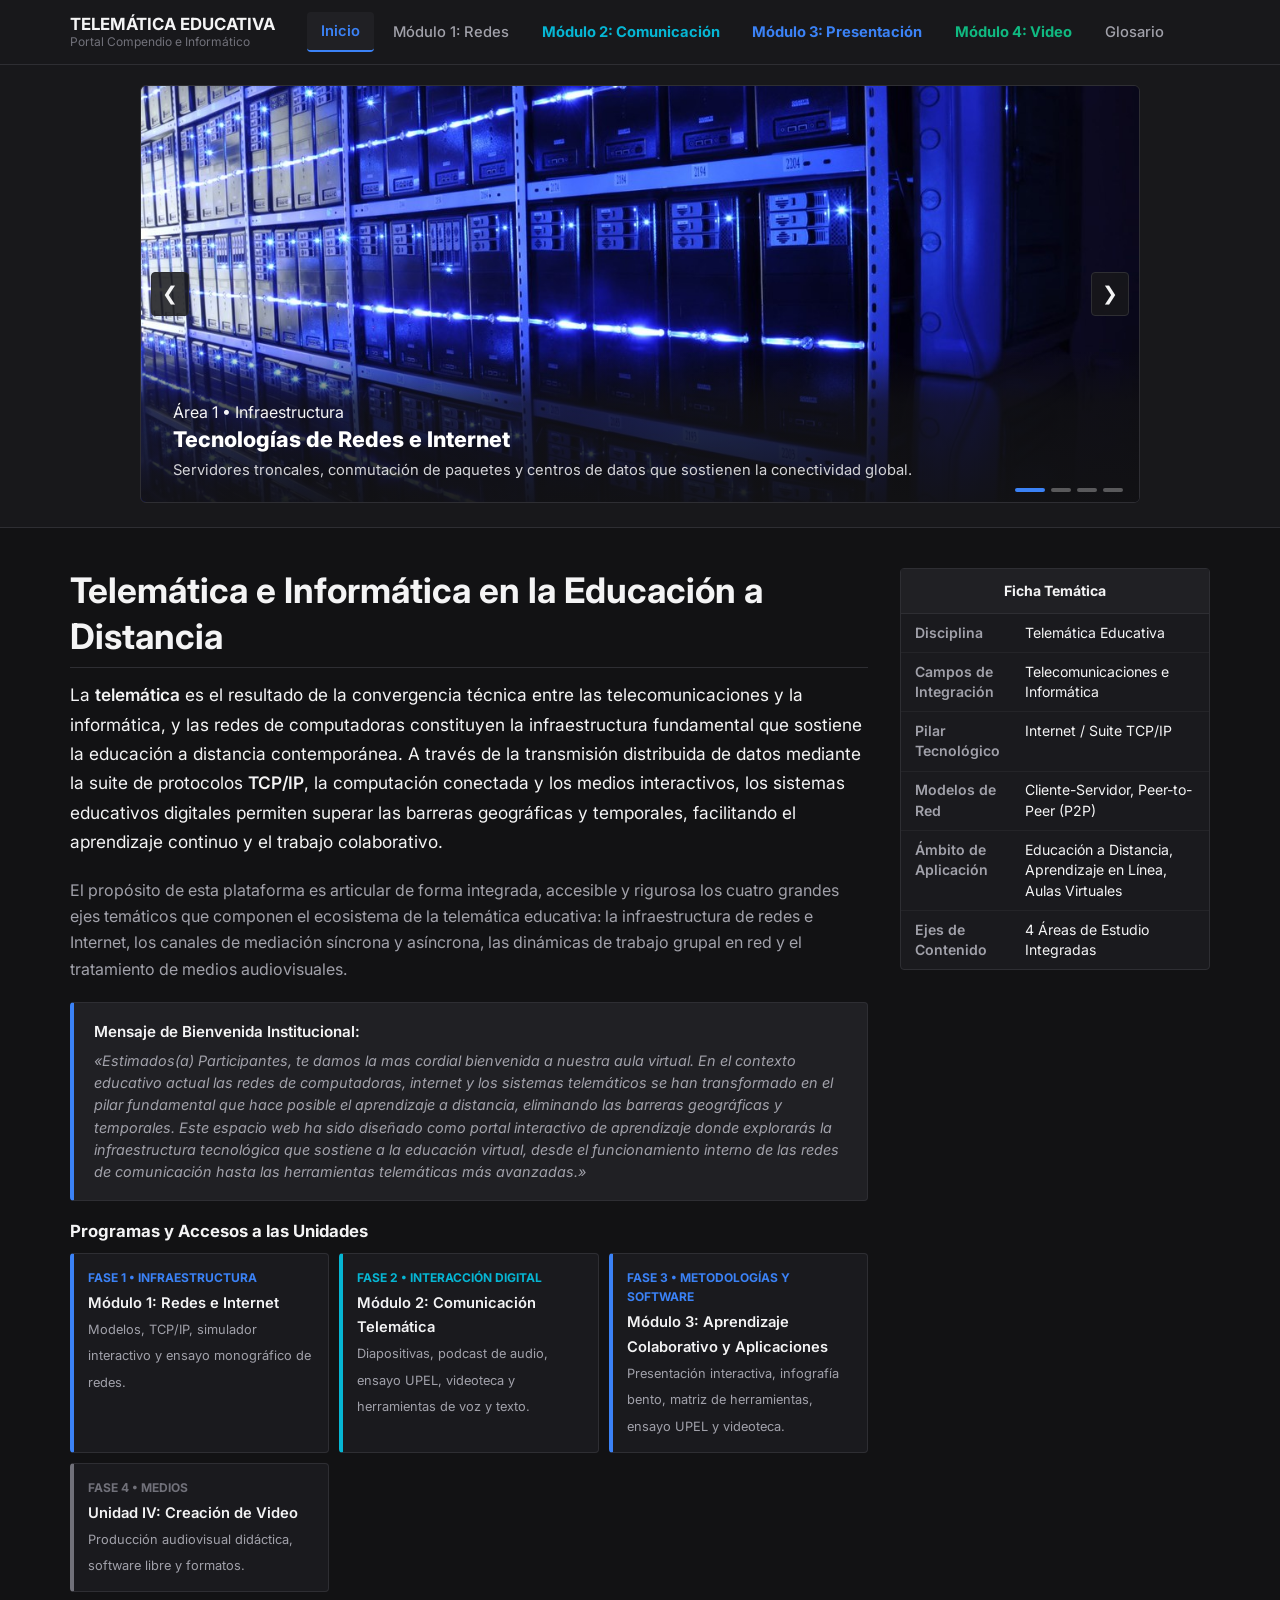
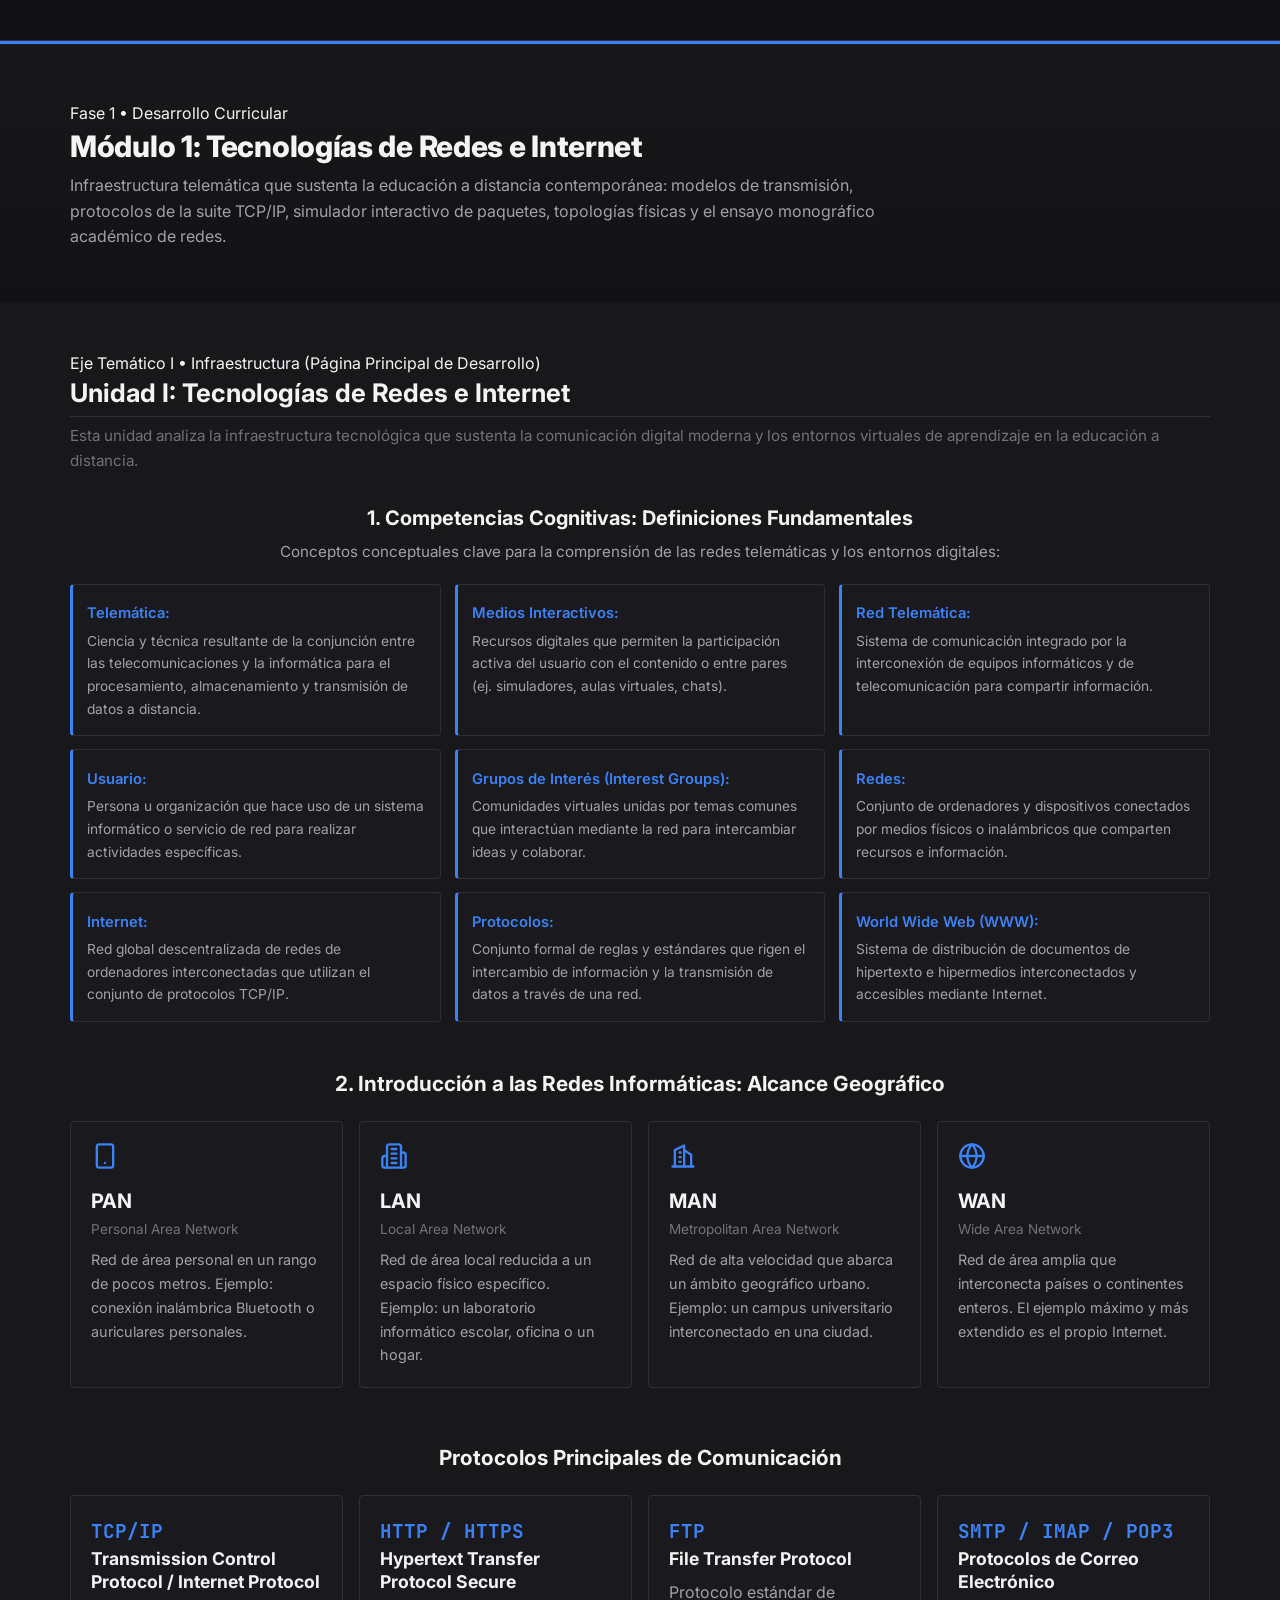
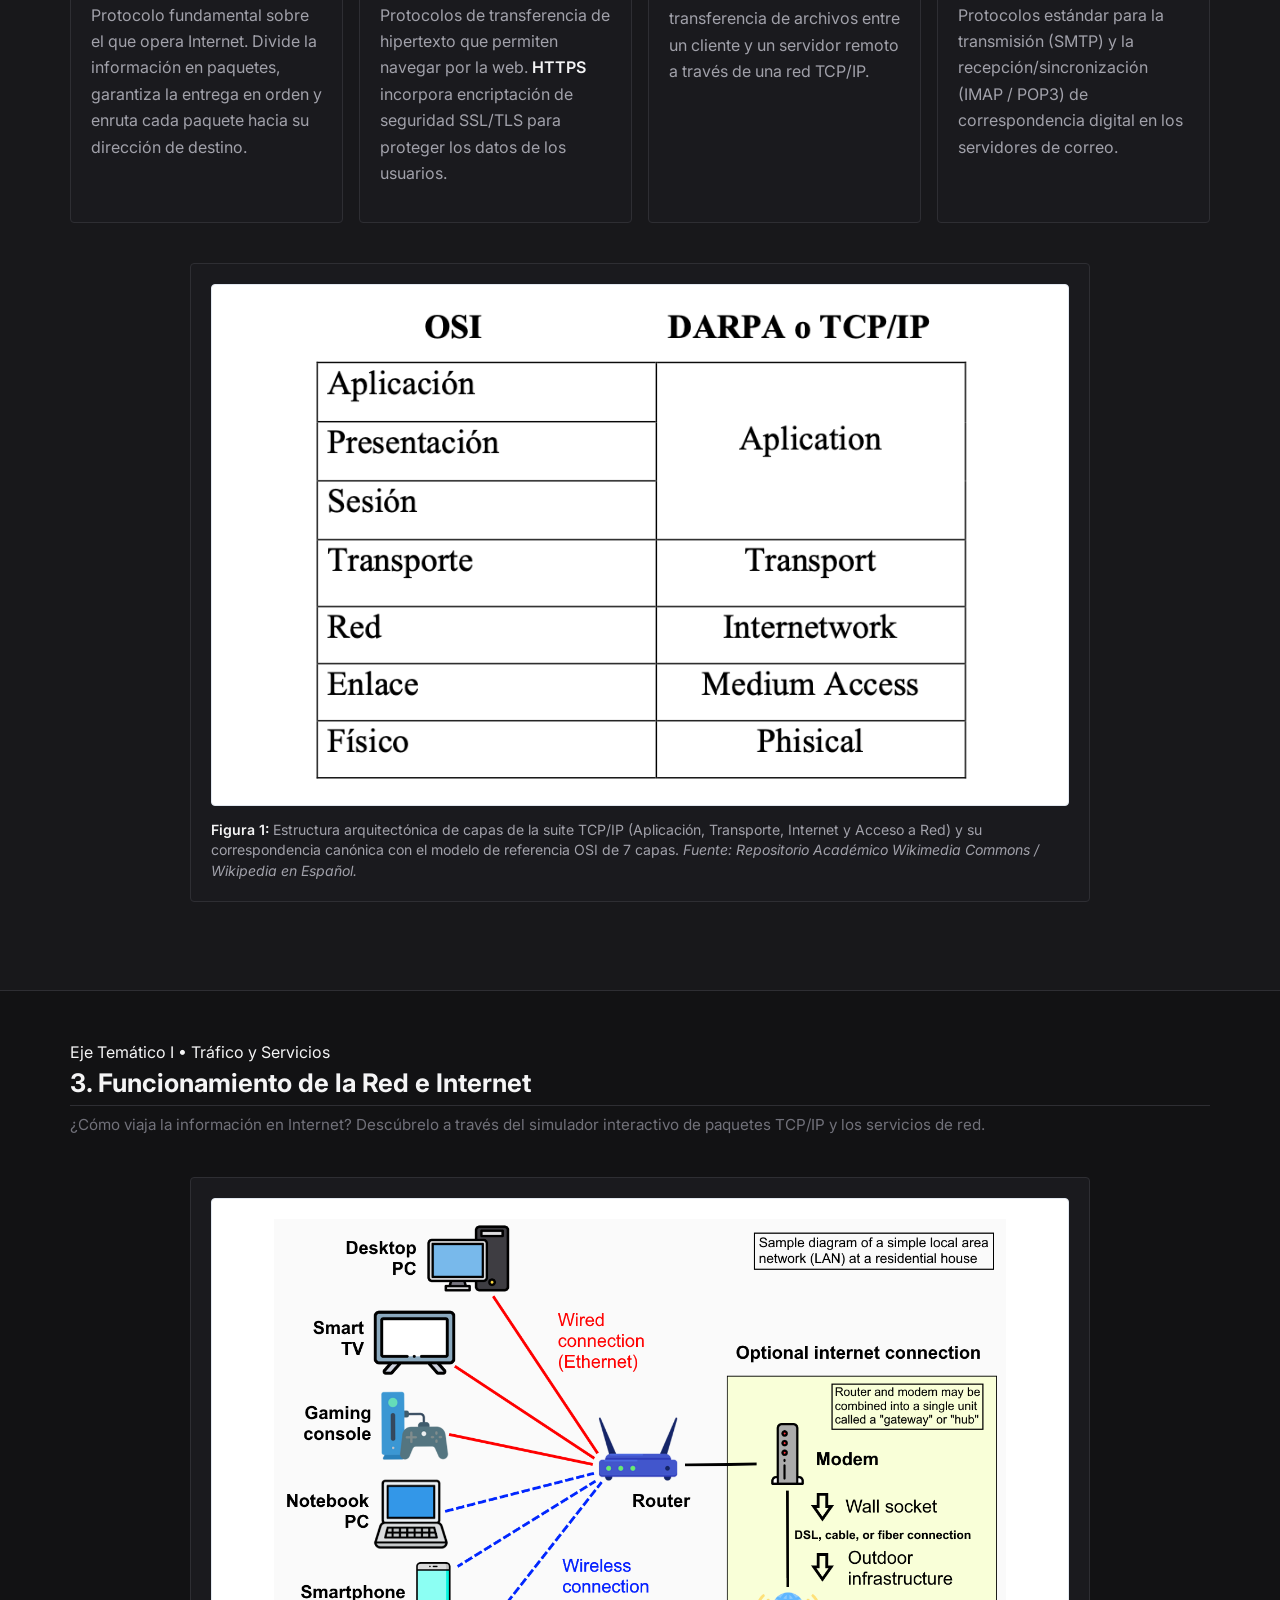
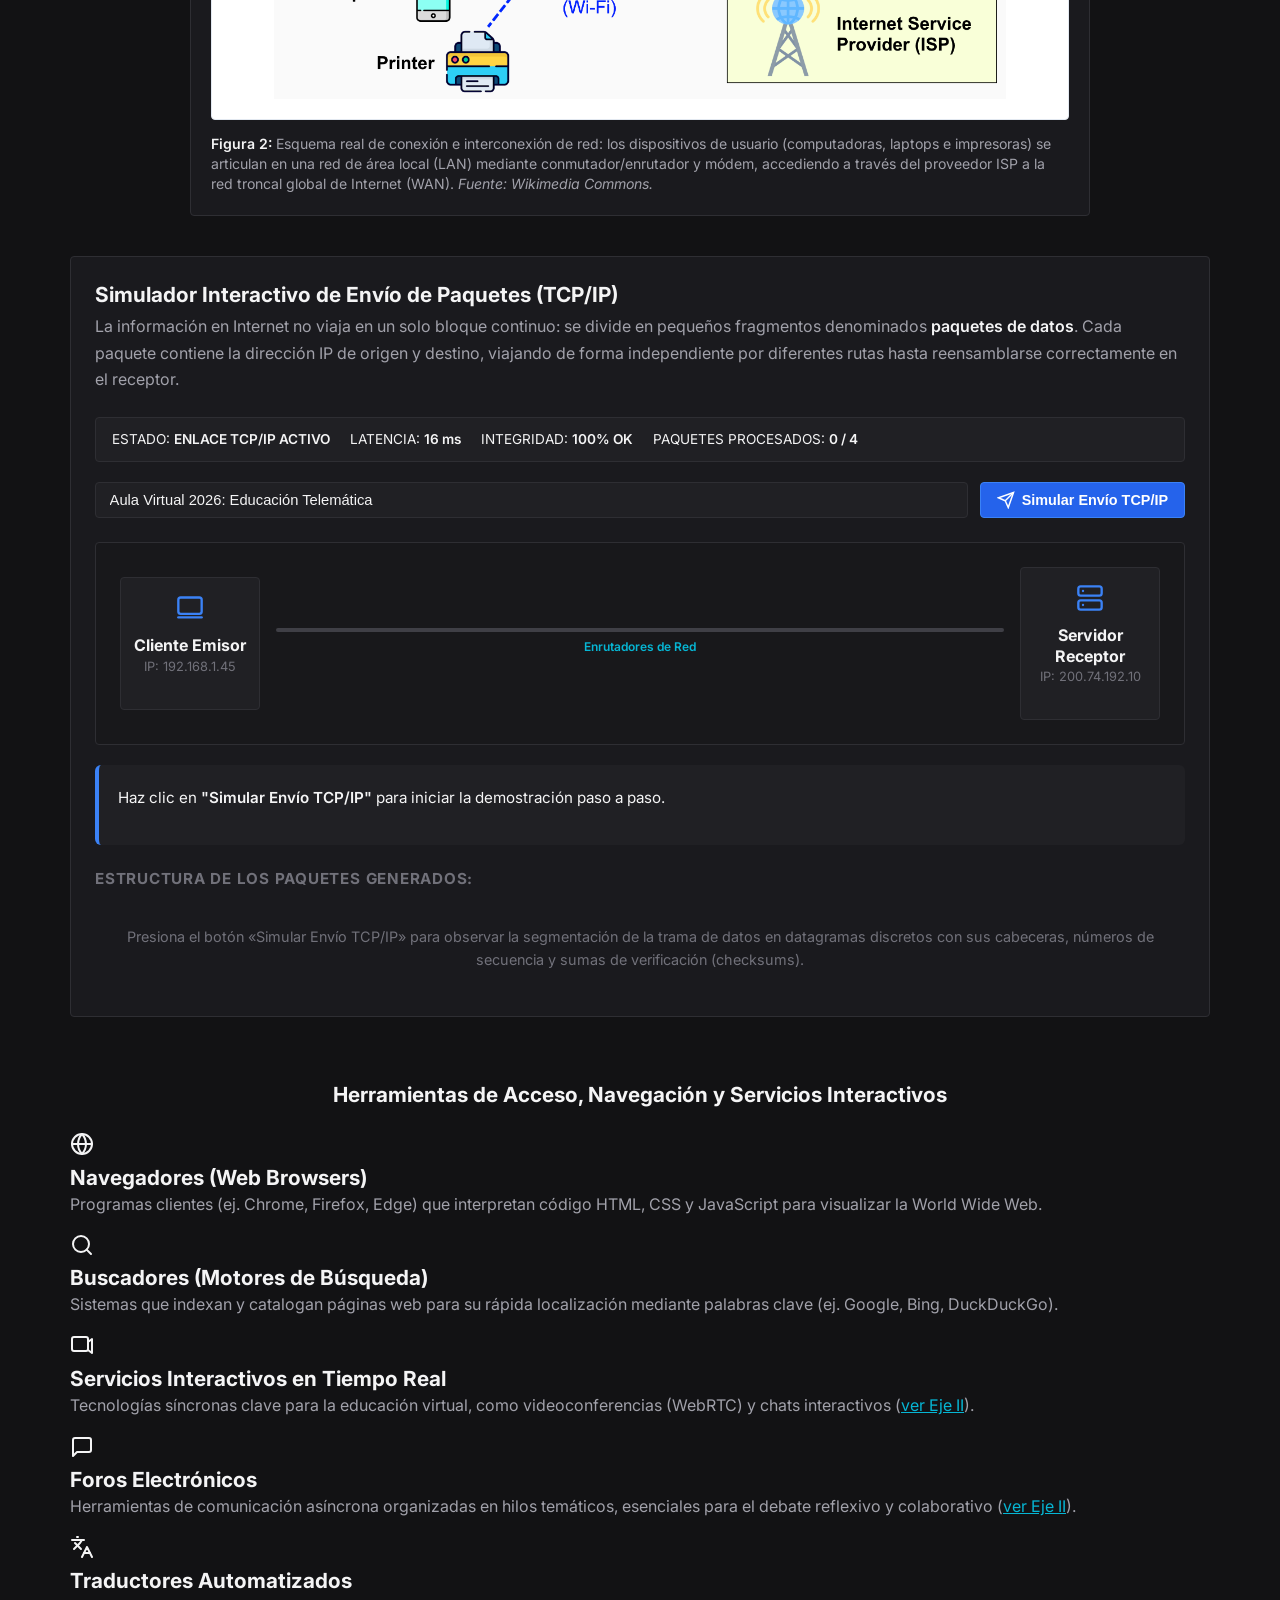
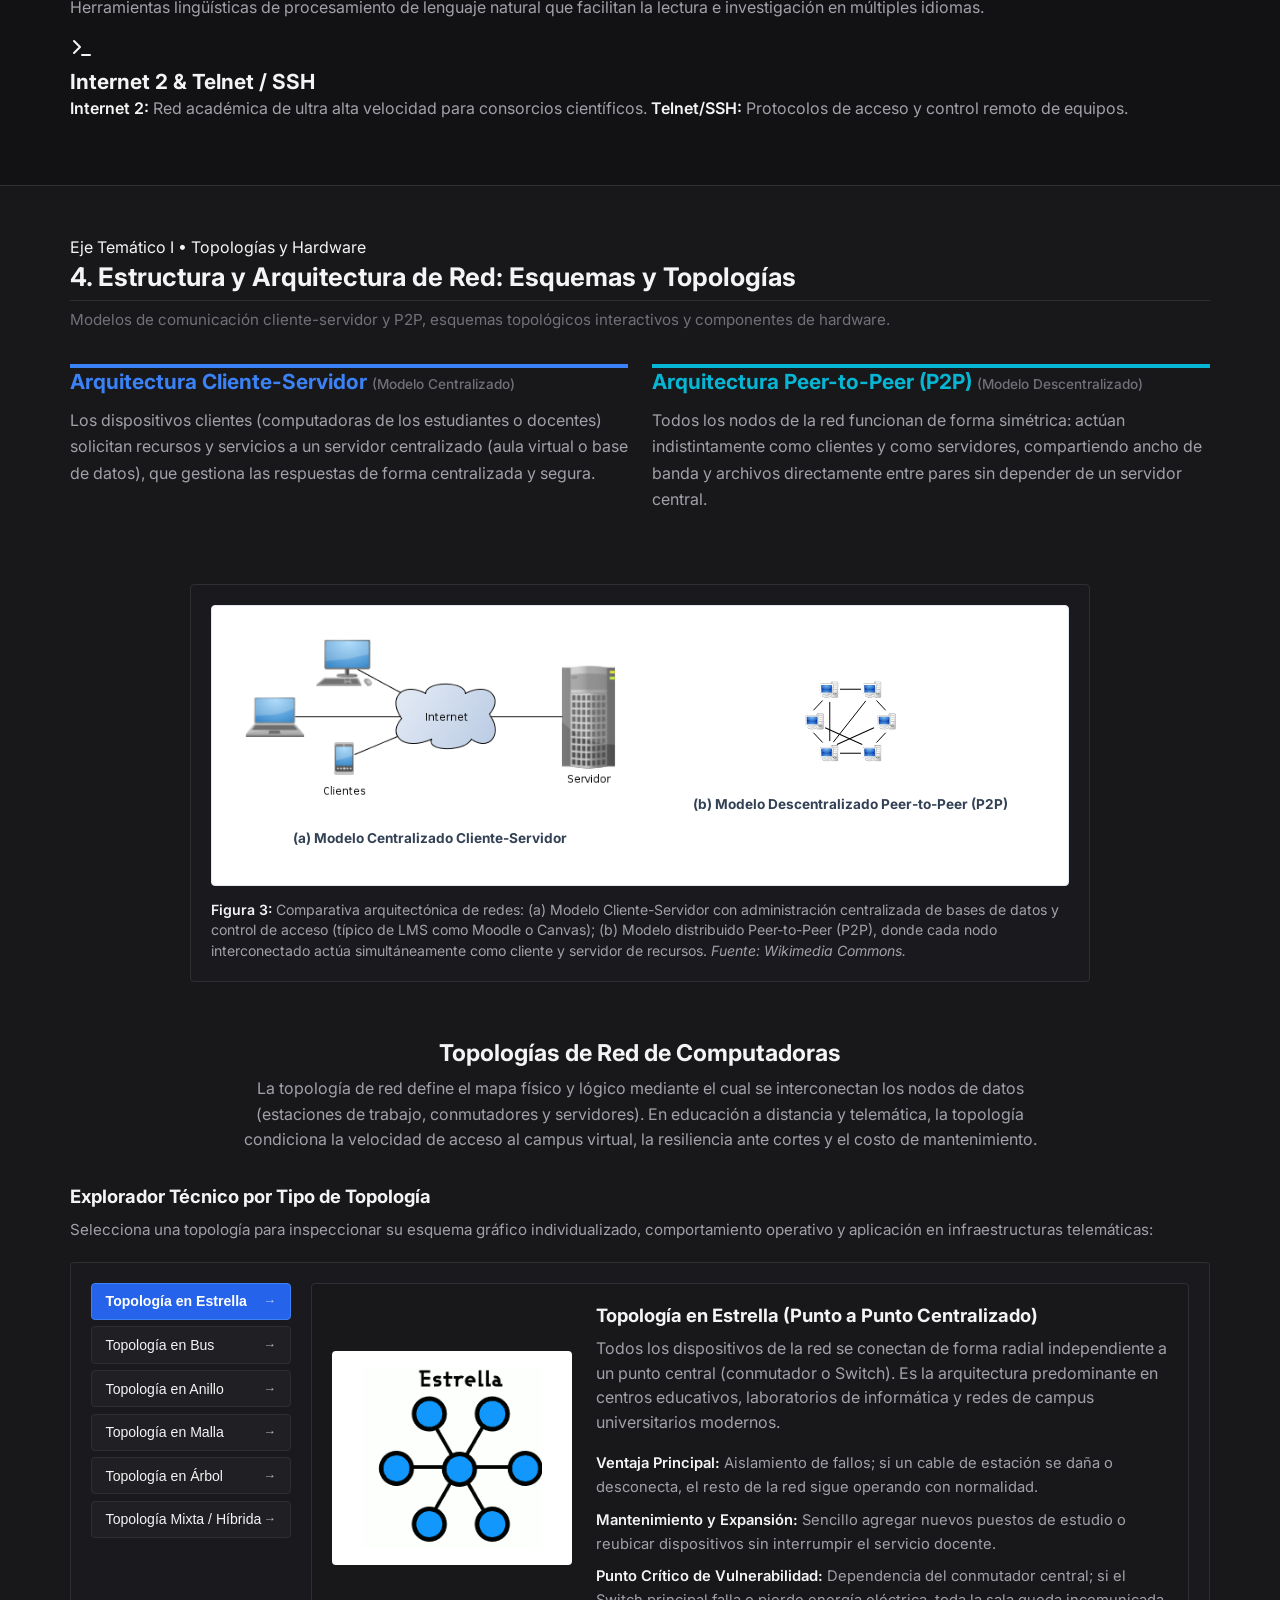
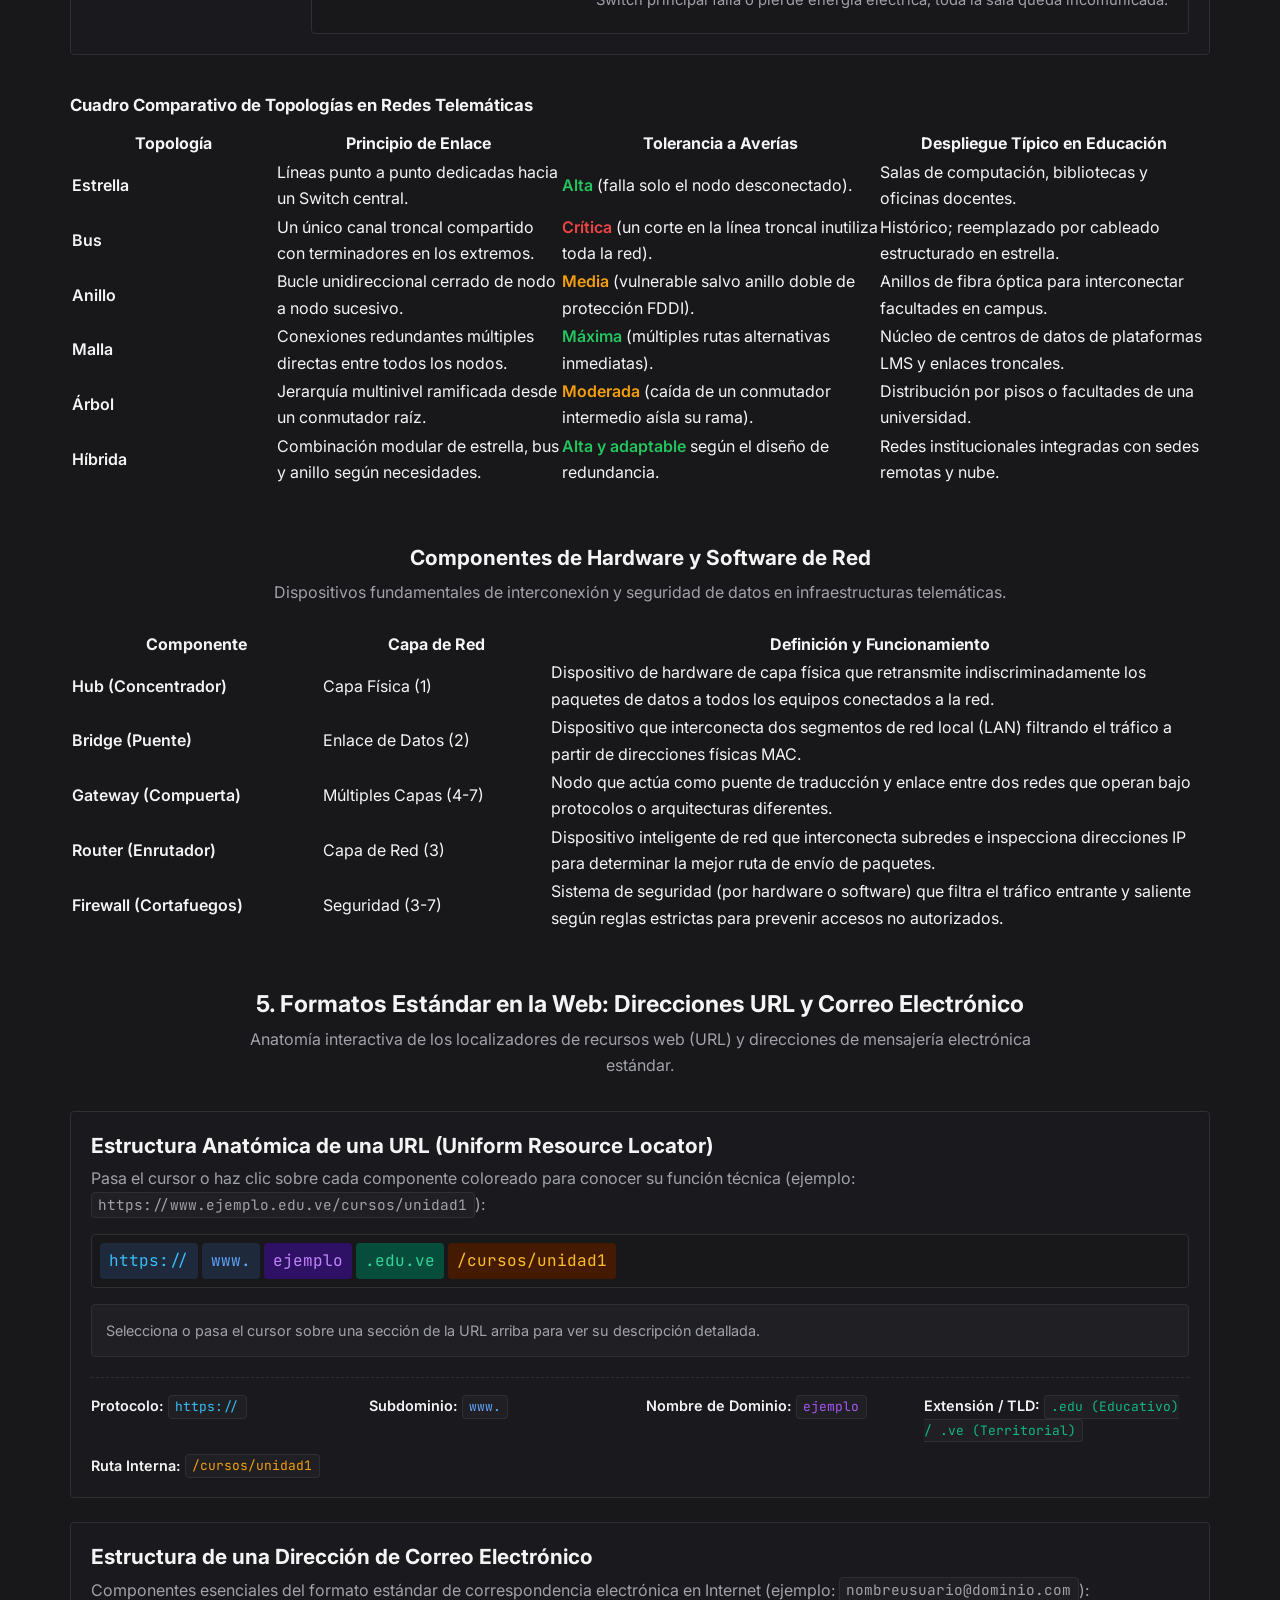
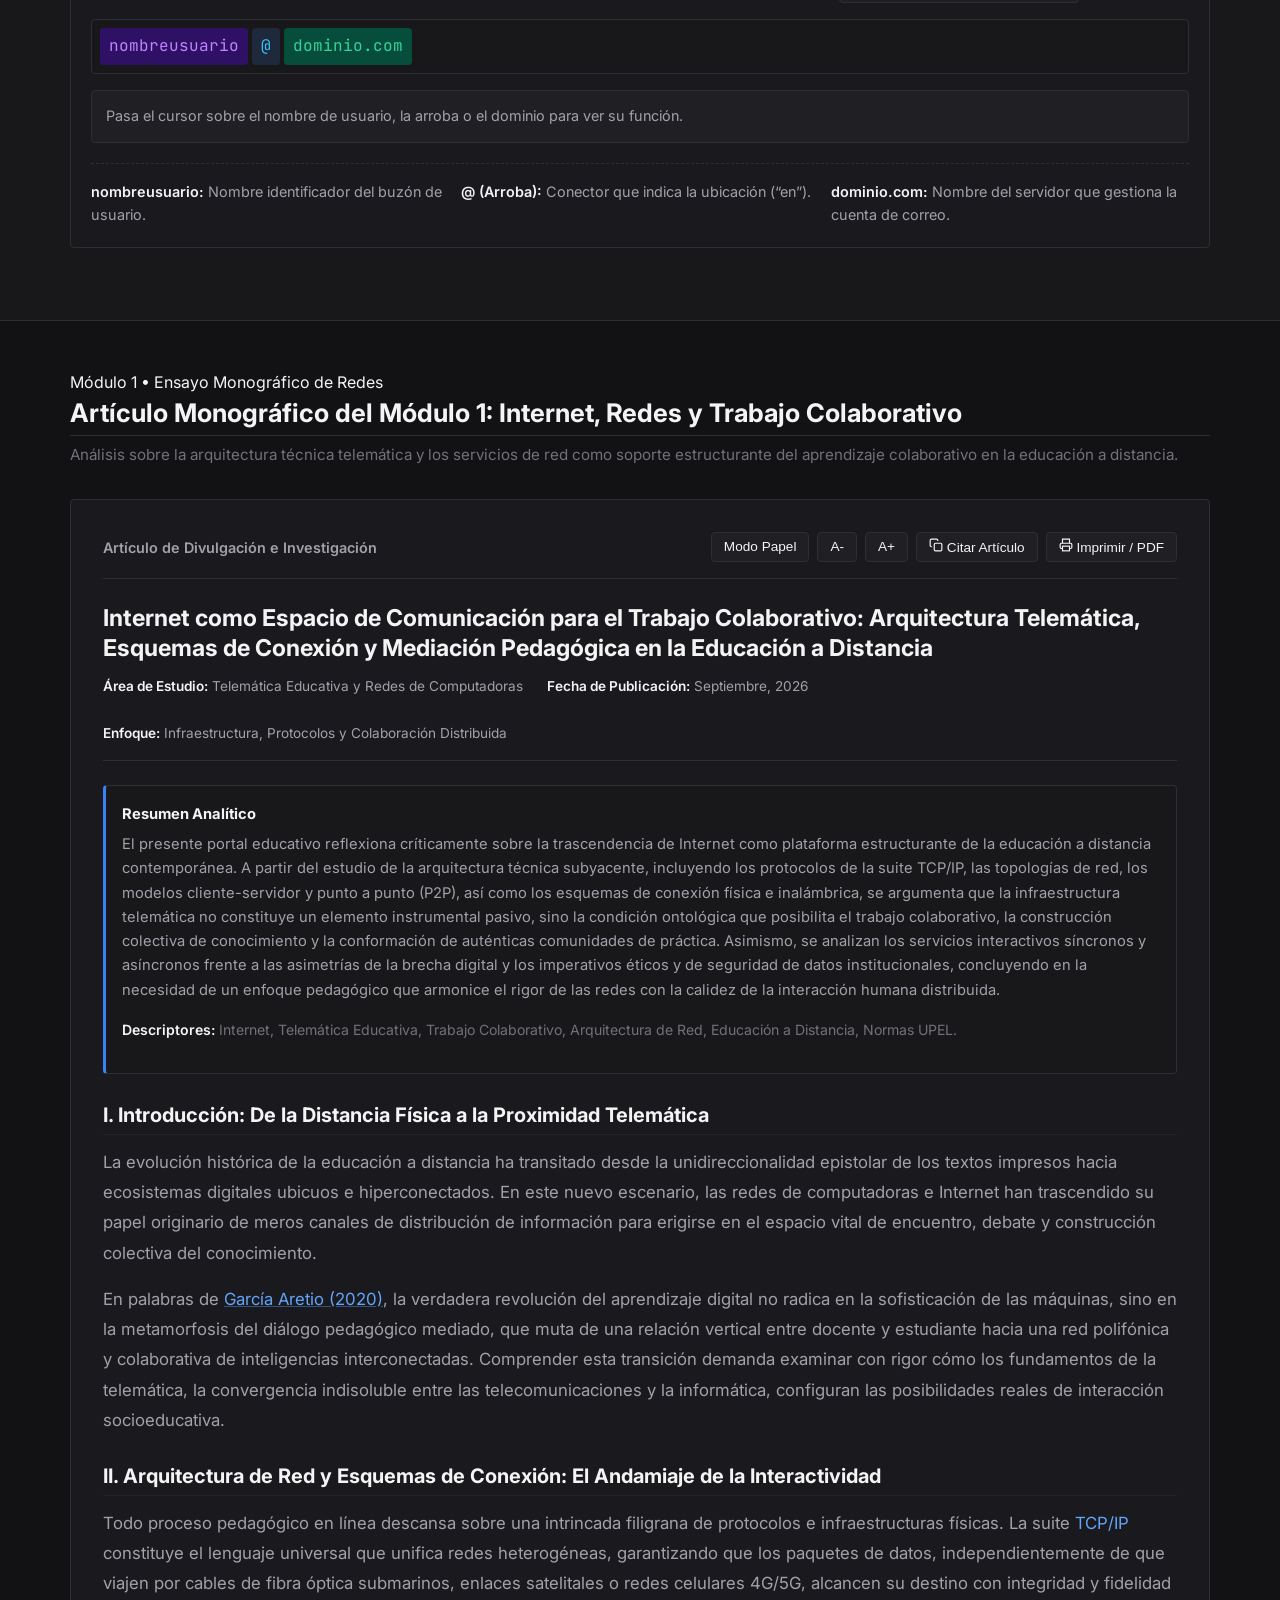
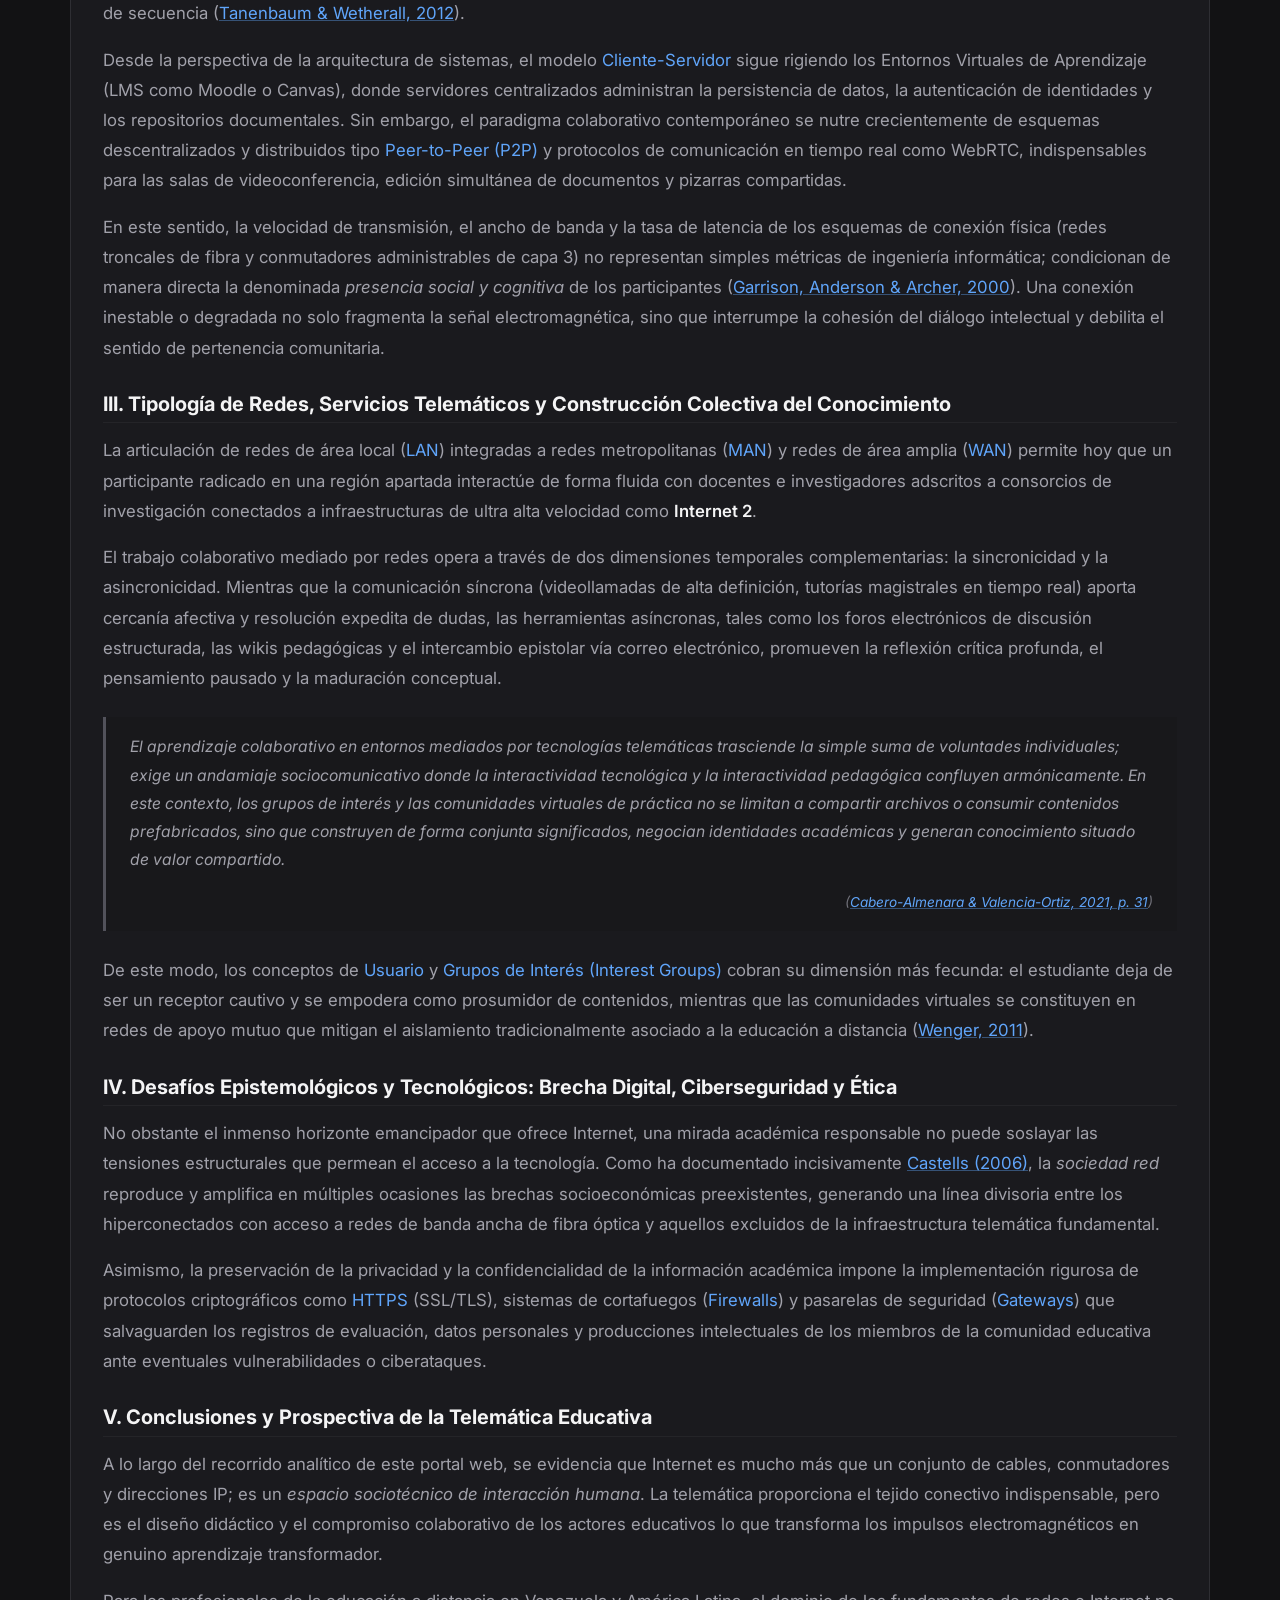
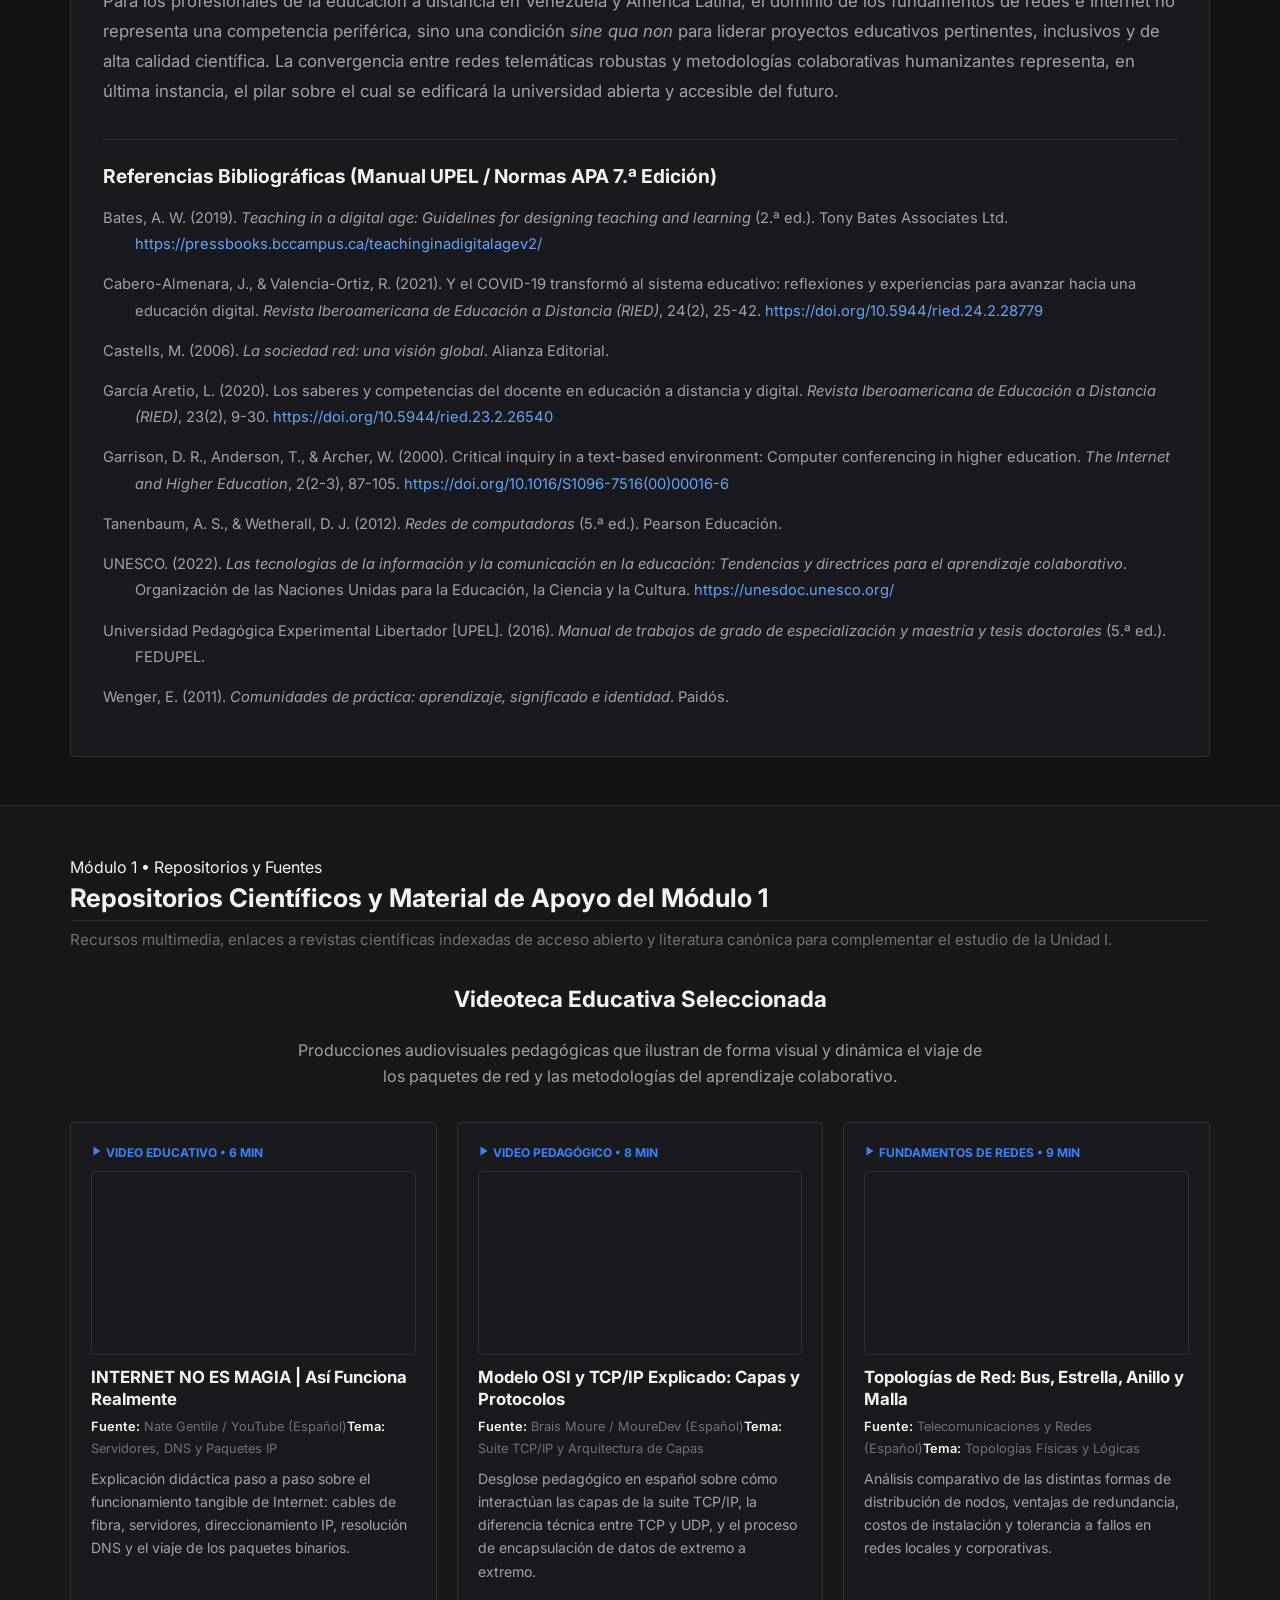
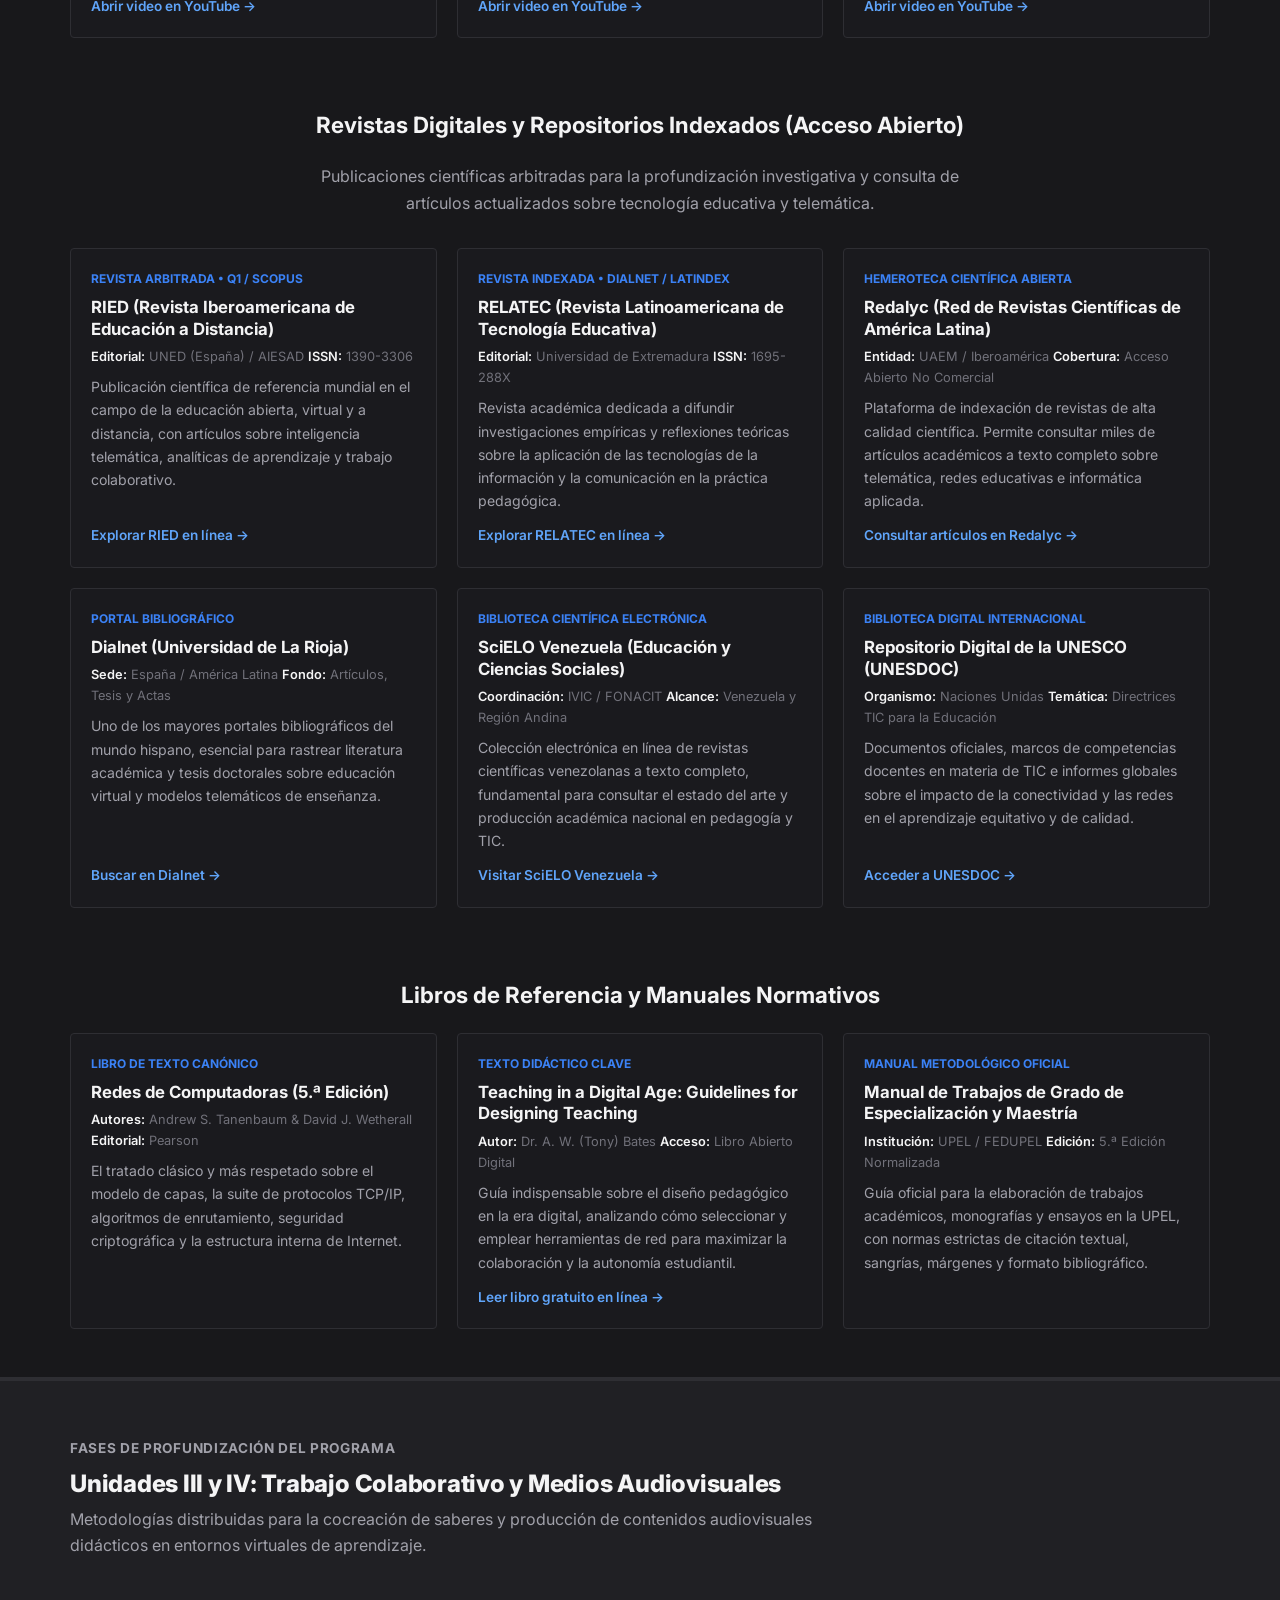
<file: index.html>
<!DOCTYPE html>

<html data-theme="dark" lang="es">
<head>
<meta charset="utf-8"/>
<meta content="width=device-width, initial-scale=1.0" name="viewport"/>
<meta content="Portal enciclopédico unificado: Telemática e Informática en la Educación a Distancia. Redes, protocolos TCP/IP, comunicación síncrona/asíncrona, trabajo colaborativo y edición de video." name="description"/>
<title>Telemática e Informática en la Educación a Distancia | Portal Compendio</title>

<link href="css/styles.css" rel="stylesheet"/>

<meta content="#121214" name="theme-color"/>
</head>
<body>

<div class="reading-progress-bar" id="readProgressBar"></div>

<header class="site-header">
<div class="container nav-container">
<a aria-label="Portal Informativo de Telemática Educativa" class="brand-logo" href="#inicio">
  <div class="brand-text">
    TELEMÁTICA EDUCATIVA
    <span>Portal Compendio e Informático</span>
  </div>
</a>

<nav aria-label="Navegación principal" class="main-nav" id="mainNav">
<ul class="nav-links">
<li><a class="nav-link active" href="#inicio">Inicio</a></li>
<li><a class="nav-link" href="#modulo1">Módulo 1: Redes</a></li>
<li><a class="nav-link" href="unidad2.html" style="color: var(--accent); font-weight: 700;">Módulo 2: Comunicación</a></li>
<li><a class="nav-link" href="unidad3.html" style="color: var(--primary); font-weight: 700;">Módulo 3: Presentación</a></li>
<li><a class="nav-link" href="unidad4.html" style="color: #10b981; font-weight: 700;">Módulo 4: Video</a></li>
<li><a class="nav-link" href="#glosario">Glosario</a></li>
</ul>
</nav>

<div class="header-actions">
<button aria-expanded="false" aria-label="Abrir menú de navegación" class="mobile-menu-btn" id="mobileMenuBtn">
<svg fill="none" height="22" stroke="currentColor" stroke-linecap="round" stroke-width="2" viewbox="0 0 24 24" width="22">
<line x1="3" x2="21" y1="12" y2="12"></line>
<line x1="3" x2="21" y1="6" y2="6"></line>
<line x1="3" x2="21" y1="18" y2="18"></line>
</svg>
</button>
</div>
</div>
</header>

<main>

<section aria-label="Galería temática de telemática y redes" class="carousel-section" id="inicio">
<div class="container">
<div aria-label="Ejes temáticos de la telemática educativa" aria-roledescription="carrusel" class="carousel-container" role="region" tabindex="0">
<div class="carousel-slides"><div aria-label="1 de 4: Tecnologías de Redes e Internet" aria-roledescription="diapositiva" class="carousel-slide active" role="group">
<img alt="Centro de datos con servidores y cables de fibra óptica" height="500" src="assets/carousel-slide-1.jpg" width="1200"/>
<div class="carousel-caption">
<div style=\"font-size: 0.8rem; font-weight: 700; color: var(--accent); text-transform: uppercase; letter-spacing: 0.05em; margin-bottom: 0.25rem;\">Área 1 • Infraestructura</div>
<h3 class="carousel-caption-title">Tecnologías de Redes e Internet</h3>
<p class="carousel-caption-desc">Servidores troncales, conmutación de paquetes y centros de datos que sostienen la conectividad global.</p>
</div>
</div><div aria-label="2 de 4: Tecnologías para la Comunicación" aria-roledescription="diapositiva" class="carousel-slide" role="group">
<img alt="Sala de videoconferencia y telepresencia en alta definición" height="500" src="assets/carousel-slide-2.jpg" width="1200"/>
<div class="carousel-caption">
<div style=\"font-size: 0.8rem; font-weight: 700; color: var(--accent); text-transform: uppercase; letter-spacing: 0.05em; margin-bottom: 0.25rem;\">Área 2 • Comunicación</div>
<h3 class="carousel-caption-title">Tecnologías para la Comunicación</h3>
<p class="carousel-caption-desc">Sistemas síncronos y asíncronos para el diálogo pedagógico mediado en la educación a distancia.</p>
</div>
</div><div aria-label="3 de 4: El Trabajo Colaborativo mediante Redes" aria-roledescription="diapositiva" class="carousel-slide" role="group">
<img alt="Estudiantes universitarios colaborando con equipos portátiles" height="500" src="assets/carousel-slide-3.jpg" width="1200"/>
<div class="carousel-caption">
<div style=\"font-size: 0.8rem; font-weight: 700; color: var(--accent); text-transform: uppercase; letter-spacing: 0.05em; margin-bottom: 0.25rem;\">Área 3 • Colaboración</div>
<h3 class="carousel-caption-title">El Trabajo Colaborativo mediante Redes</h3>
<p class="carousel-caption-desc">Comunidades virtuales de práctica, cocreación de saberes y grupos de interés interconectados.</p>
</div>
</div><div aria-label="4 de 4: Creación y Edición de Videos Educativos" aria-roledescription="diapositiva" class="carousel-slide" role="group">
<img alt="Estudio profesional de edición y montaje de video con monitores y consola" height="500" src="assets/carousel-slide-4.jpg" width="1200"/>
<div class="carousel-caption">
<div style=\"font-size: 0.8rem; font-weight: 700; color: var(--accent); text-transform: uppercase; letter-spacing: 0.05em; margin-bottom: 0.25rem;\">Área 4 • Medios Audiovisuales</div>
<h3 class="carousel-caption-title">Creación y Edición de Videos Educativos</h3>
<p class="carousel-caption-desc">Tratamiento digital, montaje no lineal y optimización de códecs para streaming en aulas virtuales.</p>
</div>
</div></div>

<button aria-label="Diapositiva anterior" class="carousel-btn carousel-prev">❮</button>
<button aria-label="Diapositiva siguiente" class="carousel-btn carousel-next">❯</button>

<div aria-label="Selector de diapositivas" class="carousel-indicators" role="tablist"></div>
</div>
</div>
</section>

<section class="section" id="introduccion" style="padding-top: 2.5rem;">
<div class="container">
<div class="wiki-article-grid">

<div class="wiki-main-content">
<h1 class="page-title">Telemática e Informática en la Educación a Distancia</h1>
<p class="lead-text">
              La <strong>telemática</strong> es el resultado de la convergencia técnica entre las telecomunicaciones y la informática, y las redes de computadoras constituyen la infraestructura fundamental que sostiene la educación a distancia contemporánea. A través de la transmisión distribuida de datos mediante la suite de protocolos <strong>TCP/IP</strong>, la computación conectada y los medios interactivos, los sistemas educativos digitales permiten superar las barreras geográficas y temporales, facilitando el aprendizaje continuo y el trabajo colaborativo.
            </p>
<p>
              El propósito de esta plataforma es articular de forma integrada, accesible y rigurosa los cuatro grandes ejes temáticos que componen el ecosistema de la telemática educativa: la infraestructura de redes e Internet, los canales de mediación síncrona y asíncrona, las dinámicas de trabajo grupal en red y el tratamiento de medios audiovisuales.
            </p>

<div class="info-notice-box" style="margin-top: 1.25rem; margin-bottom: 1.25rem;">
  <strong style="color: var(--text-primary); font-size: 0.95rem; display: block; margin-bottom: 0.35rem;">Mensaje de Bienvenida Institucional:</strong>
  <p style="font-size: 0.9rem; color: var(--text-secondary); line-height: 1.55; margin-bottom: 0;">
    <em>«Estimados(a) Participantes, te damos la mas cordial bienvenida a nuestra aula virtual. En el contexto educativo actual las redes de computadoras, internet y los sistemas telemáticos se han transformado en el pilar fundamental que hace posible el aprendizaje a distancia, eliminando las barreras geográficas y temporales. Este espacio web ha sido diseñado como portal interactivo de aprendizaje donde explorarás la infraestructura tecnológica que sostiene a la educación virtual, desde el funcionamiento interno de las redes de comunicación hasta las herramientas telemáticas más avanzadas.»</em>
  </p>
</div>

<div style="margin-top: 1.25rem;">
  <h2 style="font-size: 1.05rem; color: var(--text-primary); margin-bottom: 0.65rem;">Programas y Accesos a las Unidades</h2>
  <div style="display: grid; grid-template-columns: repeat(auto-fit, minmax(200px, 1fr)); gap: 0.65rem;">
    <a href="#modulo1" class="wiki-card" style="padding: 0.85rem; text-decoration: none; border-left: 4px solid var(--primary); display: block; border-radius: var(--radius-sm);">
      <div style="font-size: 0.75rem; font-weight: 700; color: var(--primary); text-transform: uppercase; margin-bottom: 0.2rem;">Fase 1 • Infraestructura</div>
      <strong style="color: var(--text-primary); font-size: 0.92rem; display: block;">Módulo 1: Redes e Internet</strong>
      <span style="font-size: 0.8rem; color: var(--text-secondary);">Modelos, TCP/IP, simulador interactivo y ensayo monográfico de redes.</span>
    </a>
    <a href="unidad2.html" class="wiki-card" style="padding: 0.85rem; text-decoration: none; border-left: 4px solid var(--accent); display: block; border-radius: var(--radius-sm);">
      <div style="font-size: 0.75rem; font-weight: 700; color: var(--accent); text-transform: uppercase; margin-bottom: 0.2rem;">Fase 2 • Interacción Digital</div>
      <strong style="color: var(--text-primary); font-size: 0.92rem; display: block;">Módulo 2: Comunicación Telemática</strong>
      <span style="font-size: 0.8rem; color: var(--text-secondary);">Diapositivas, podcast de audio, ensayo UPEL, videoteca y herramientas de voz y texto.</span>
    </a>
    <a href="unidad3.html" class="wiki-card" style="padding: 0.85rem; text-decoration: none; border-left: 4px solid var(--primary); display: block; border-radius: var(--radius-sm);">
      <div style="font-size: 0.75rem; font-weight: 700; color: var(--primary); text-transform: uppercase; margin-bottom: 0.2rem;">Fase 3 • Metodologías y Software</div>
      <strong style="color: var(--text-primary); font-size: 0.92rem; display: block;">Módulo 3: Aprendizaje Colaborativo y Aplicaciones</strong>
      <span style="font-size: 0.8rem; color: var(--text-secondary);">Presentación interactiva, infografía bento, matriz de herramientas, ensayo UPEL y videoteca.</span>
    </a>
    <a href="#video" class="wiki-card" style="padding: 0.85rem; text-decoration: none; border-left: 4px solid var(--text-muted); display: block; border-radius: var(--radius-sm);">
      <div style="font-size: 0.75rem; font-weight: 700; color: var(--text-muted); text-transform: uppercase; margin-bottom: 0.2rem;">Fase 4 • Medios</div>
      <strong style="color: var(--text-primary); font-size: 0.92rem; display: block;">Unidad IV: Creación de Video</strong>
      <span style="font-size: 0.8rem; color: var(--text-secondary);">Producción audiovisual didáctica, software libre y formatos.</span>
    </a>
  </div>
</div>
</div>

<aside aria-label="Ficha técnica del portal" class="wiki-infobox">
<div class="infobox-header">Ficha Temática</div>
<div class="infobox-item">
<span class="infobox-label">Disciplina</span>
<span class="infobox-data">Telemática Educativa</span>
</div>
<div class="infobox-item">
<span class="infobox-label">Campos de Integración</span>
<span class="infobox-data">Telecomunicaciones e Informática</span>
</div>
<div class="infobox-item">
<span class="infobox-label">Pilar Tecnológico</span>
<span class="infobox-data">Internet / Suite TCP/IP</span>
</div>
<div class="infobox-item">
<span class="infobox-label">Modelos de Red</span>
<span class="infobox-data">Cliente-Servidor, Peer-to-Peer (P2P)</span>
</div>
<div class="infobox-item">
<span class="infobox-label">Ámbito de Aplicación</span>
<span class="infobox-data">Educación a Distancia, Aprendizaje en Línea, Aulas Virtuales</span>
</div>
<div class="infobox-item">
<span class="infobox-label">Ejes de Contenido</span>
<span class="infobox-data">4 Áreas de Estudio Integradas</span>
</div>
</aside>
</div>
</div>
</section>

<div class="module-divider-banner module-1" id="modulo1">
<div class="container">
<div class=\"module-divider-kicker\">Fase 1 • Desarrollo Curricular</div>
<h2 class="module-divider-title">Módulo 1: Tecnologías de Redes e Internet</h2>
<p class="module-divider-desc">
Infraestructura telemática que sustenta la educación a distancia contemporánea: modelos de transmisión, protocolos de la suite TCP/IP, simulador interactivo de paquetes, topologías físicas y el ensayo monográfico académico de redes.
</p>

</div>
</div>

<section class="section" id="redes" style="background-color: var(--bg-secondary);">
<div class="container">
<div class="section-header">
<div style=\"font-size: 0.8rem; font-weight: 700; color: var(--primary); text-transform: uppercase; letter-spacing: 0.05em; margin-bottom: 0.35rem;\">Eje Temático I • Infraestructura (Página Principal de Desarrollo)</div>
<h2 class="section-title">Unidad I: Tecnologías de Redes e Internet</h2>
<p class="section-subtitle">
            Esta unidad analiza la infraestructura tecnológica que sustenta la comunicación digital moderna y los entornos virtuales de aprendizaje en la educación a distancia.
          </p>
</div>

<div style="margin-bottom: 3rem;">
  <h3 style="margin-bottom: 0.5rem; text-align: center; color: var(--text-primary); font-size: 1.25rem;">
    1. Competencias Cognitivas: Definiciones Fundamentales
  </h3>
  <p style="text-align: center; color: var(--text-secondary); margin-bottom: 1.25rem; font-size: 0.95rem;">
    Conceptos conceptuales clave para la comprensión de las redes telemáticas y los entornos digitales:
  </p>
  <div style="display: grid; grid-template-columns: repeat(auto-fit, minmax(280px, 1fr)); gap: 0.85rem;">
    <div class="wiki-card" style="padding: 0.9rem; border-left: 3px solid var(--primary); border-radius: var(--radius-sm);">
      <strong style="color: var(--primary); font-size: 0.92rem;">Telemática:</strong>
      <p style="font-size: 0.86rem; color: var(--text-secondary); margin-top: 0.25rem; margin-bottom: 0;">Ciencia y técnica resultante de la conjunción entre las telecomunicaciones y la informática para el procesamiento, almacenamiento y transmisión de datos a distancia.</p>
    </div>
    <div class="wiki-card" style="padding: 0.9rem; border-left: 3px solid var(--primary); border-radius: var(--radius-sm);">
      <strong style="color: var(--primary); font-size: 0.92rem;">Medios Interactivos:</strong>
      <p style="font-size: 0.86rem; color: var(--text-secondary); margin-top: 0.25rem; margin-bottom: 0;">Recursos digitales que permiten la participación activa del usuario con el contenido o entre pares (ej. simuladores, aulas virtuales, chats).</p>
    </div>
    <div class="wiki-card" style="padding: 0.9rem; border-left: 3px solid var(--primary); border-radius: var(--radius-sm);">
      <strong style="color: var(--primary); font-size: 0.92rem;">Red Telemática:</strong>
      <p style="font-size: 0.86rem; color: var(--text-secondary); margin-top: 0.25rem; margin-bottom: 0;">Sistema de comunicación integrado por la interconexión de equipos informáticos y de telecomunicación para compartir información.</p>
    </div>
    <div class="wiki-card" style="padding: 0.9rem; border-left: 3px solid var(--primary); border-radius: var(--radius-sm);">
      <strong style="color: var(--primary); font-size: 0.92rem;">Usuario:</strong>
      <p style="font-size: 0.86rem; color: var(--text-secondary); margin-top: 0.25rem; margin-bottom: 0;">Persona u organización que hace uso de un sistema informático o servicio de red para realizar actividades específicas.</p>
    </div>
    <div class="wiki-card" style="padding: 0.9rem; border-left: 3px solid var(--primary); border-radius: var(--radius-sm);">
      <strong style="color: var(--primary); font-size: 0.92rem;">Grupos de Interés (Interest Groups):</strong>
      <p style="font-size: 0.86rem; color: var(--text-secondary); margin-top: 0.25rem; margin-bottom: 0;">Comunidades virtuales unidas por temas comunes que interactúan mediante la red para intercambiar ideas y colaborar.</p>
    </div>
    <div class="wiki-card" style="padding: 0.9rem; border-left: 3px solid var(--primary); border-radius: var(--radius-sm);">
      <strong style="color: var(--primary); font-size: 0.92rem;">Redes:</strong>
      <p style="font-size: 0.86rem; color: var(--text-secondary); margin-top: 0.25rem; margin-bottom: 0;">Conjunto de ordenadores y dispositivos conectados por medios físicos o inalámbricos que comparten recursos e información.</p>
    </div>
    <div class="wiki-card" style="padding: 0.9rem; border-left: 3px solid var(--primary); border-radius: var(--radius-sm);">
      <strong style="color: var(--primary); font-size: 0.92rem;">Internet:</strong>
      <p style="font-size: 0.86rem; color: var(--text-secondary); margin-top: 0.25rem; margin-bottom: 0;">Red global descentralizada de redes de ordenadores interconectadas que utilizan el conjunto de protocolos TCP/IP.</p>
    </div>
    <div class="wiki-card" style="padding: 0.9rem; border-left: 3px solid var(--primary); border-radius: var(--radius-sm);">
      <strong style="color: var(--primary); font-size: 0.92rem;">Protocolos:</strong>
      <p style="font-size: 0.86rem; color: var(--text-secondary); margin-top: 0.25rem; margin-bottom: 0;">Conjunto formal de reglas y estándares que rigen el intercambio de información y la transmisión de datos a través de una red.</p>
    </div>
    <div class="wiki-card" style="padding: 0.9rem; border-left: 3px solid var(--primary); border-radius: var(--radius-sm);">
      <strong style="color: var(--primary); font-size: 0.92rem;">World Wide Web (WWW):</strong>
      <p style="font-size: 0.86rem; color: var(--text-secondary); margin-top: 0.25rem; margin-bottom: 0;">Sistema de distribución de documentos de hipertexto e hipermedios interconectados y accesibles mediante Internet.</p>
    </div>
  </div>
</div>

<h3 id="clasificacion" style="margin-bottom: 1.5rem; text-align: center; color: var(--text-primary);">
          2. Introducción a las Redes Informáticas: Alcance Geográfico
        </h3>
<div class="network-scope-grid">

<div class="scope-card">
<div class="scope-icon-wrap">
<svg fill="none" height="28" stroke="currentColor" stroke-linecap="round" stroke-linejoin="round" stroke-width="2" viewbox="0 0 24 24" width="28">
<rect height="20" rx="2" ry="2" width="14" x="5" y="2"></rect>
<line x1="12" x2="12.01" y1="18" y2="18"></line>
</svg>
</div>
<div class="scope-acronym">PAN</div>
<div class="scope-name">Personal Area Network</div>
<p>Red de área personal en un rango de pocos metros. Ejemplo: conexión inalámbrica Bluetooth o auriculares personales.</p>
</div>

<div class="scope-card">
<div class="scope-icon-wrap">
<svg fill="none" height="28" stroke="currentColor" stroke-linecap="round" stroke-linejoin="round" stroke-width="2" viewbox="0 0 24 24" width="28">
<path d="M6 22V4a2 2 0 0 1 2-2h8a2 2 0 0 1 2 2v18Z"></path>
<path d="M6 12H4a2 2 0 0 0-2 2v6a2 2 0 0 0 2 2h2"></path>
<path d="M18 9h2a2 2 0 0 1 2 2v9a2 2 0 0 1-2 2h-2"></path>
<path d="M10 6h4"></path>
<path d="M10 10h4"></path>
<path d="M10 14h4"></path>
<path d="M10 18h4"></path>
</svg>
</div>
<div class="scope-acronym">LAN</div>
<div class="scope-name">Local Area Network</div>
<p>Red de área local reducida a un espacio físico específico. Ejemplo: un laboratorio informático escolar, oficina o un hogar.</p>
</div>

<div class="scope-card">
<div class="scope-icon-wrap">
<svg fill="none" height="28" stroke="currentColor" stroke-linecap="round" stroke-linejoin="round" stroke-width="2" viewbox="0 0 24 24" width="28">
<path d="M3 21h18"></path>
<path d="M5 21V7l8-4v18"></path>
<path d="M19 21V11l-6-4"></path>
<path d="M9 9h1"></path>
<path d="M9 13h1"></path>
<path d="M9 17h1"></path>
</svg>
</div>
<div class="scope-acronym">MAN</div>
<div class="scope-name">Metropolitan Area Network</div>
<p>Red de alta velocidad que abarca un ámbito geográfico urbano. Ejemplo: un campus universitario interconectado en una ciudad.</p>
</div>

<div class="scope-card">
<div class="scope-icon-wrap">
<svg fill="none" height="28" stroke="currentColor" stroke-linecap="round" stroke-linejoin="round" stroke-width="2" viewbox="0 0 24 24" width="28">
<circle cx="12" cy="12" r="10"></circle>
<line x1="2" x2="22" y1="12" y2="12"></line>
<path d="M12 2a15.3 15.3 0 0 1 4 10 15.3 15.3 0 0 1-4 10 15.3 15.3 0 0 1-4-10 15.3 15.3 0 0 1 4-10z"></path>
</svg>
</div>
<div class="scope-acronym">WAN</div>
<div class="scope-name">Wide Area Network</div>
<p>Red de área amplia que interconecta países o continentes enteros. El ejemplo máximo y más extendido es el propio Internet.</p>
</div>
</div>
<h3 style="margin-top: 3.5rem; margin-bottom: 1.5rem; text-align: center; color: var(--text-primary);">
          Protocolos Principales de Comunicación
        </h3>
<div class="protocols-grid">

<div class="protocol-card">
<div class="protocol-code">TCP/IP</div>
<h4>Transmission Control Protocol / Internet Protocol</h4>
<p style="margin-top: 0.5rem;">
              Protocolo fundamental sobre el que opera Internet. Divide la información en paquetes, garantiza la entrega en orden y enruta cada paquete hacia su dirección de destino.
            </p>
</div>

<div class="protocol-card">
<div class="protocol-code">HTTP / HTTPS</div>
<h4>Hypertext Transfer Protocol Secure</h4>
<p style="margin-top: 0.5rem;">
              Protocolos de transferencia de hipertexto que permiten navegar por la web. <strong>HTTPS</strong> incorpora encriptación de seguridad SSL/TLS para proteger los datos de los usuarios.
            </p>
</div>

<div class="protocol-card">
<div class="protocol-code">FTP</div>
<h4>File Transfer Protocol</h4>
<p style="margin-top: 0.5rem;">
              Protocolo estándar de transferencia de archivos entre un cliente y un servidor remoto a través de una red TCP/IP.
            </p>
</div>

<div class="protocol-card">
<div class="protocol-code">SMTP / IMAP / POP3</div>
<h4>Protocolos de Correo Electrónico</h4>
<p style="margin-top: 0.5rem;">
              Protocolos estándar para la transmisión (SMTP) y la recepción/sincronización (IMAP / POP3) de correspondencia digital en los servidores de correo.
            </p>
</div>
</div>

<figure class="diagram-figure"><div class="wiki-figure-img-wrap">
<img alt="Arquitectura de capas del modelo TCP/IP y correspondencia con el modelo OSI" height="538" loading="lazy" src="assets/figura-pila-tcpip.png" width="738"/>
</div>
<figcaption class="diagram-caption">
<strong>Figura 1:</strong> Estructura arquitectónica de capas de la suite TCP/IP (Aplicación, Transporte, Internet y Acceso a Red) y su correspondencia canónica con el modelo de referencia OSI de 7 capas. <em>Fuente: Repositorio Académico Wikimedia Commons / Wikipedia en Español.</em>
</figcaption></figure>
</div>
</section>

<section class="section" id="funcionamiento">
<div class="container">
<div class="section-header">
<div style=\"font-size: 0.8rem; font-weight: 700; color: var(--primary); text-transform: uppercase; letter-spacing: 0.05em; margin-bottom: 0.35rem;\">Eje Temático I • Tráfico y Servicios</div>
<h2 class="section-title">3. Funcionamiento de la Red e Internet</h2>
<p class="section-subtitle">
            ¿Cómo viaja la información en Internet? Descúbrelo a través del simulador interactivo de paquetes TCP/IP y los servicios de red.
          </p>
</div>

<figure class="diagram-figure"><div class="wiki-figure-img-wrap">
<img alt="Diagrama de conexión de red de área local hacia Internet mediante router e ISP" height="852" loading="lazy" src="assets/figura-esquema-conexion.png" width="1300"/>
</div>
<figcaption class="diagram-caption">
<strong>Figura 2:</strong> Esquema real de conexión e interconexión de red: los dispositivos de usuario (computadoras, laptops e impresoras) se articulan en una red de área local (LAN) mediante conmutador/enrutador y módem, accediendo a través del proveedor ISP a la red troncal global de Internet (WAN). <em>Fuente: Wikimedia Commons.</em>
</figcaption></figure>

<div class="simulator-container">
<div style="margin-bottom: 1.5rem;">
<h3>Simulador Interactivo de Envío de Paquetes (TCP/IP)</h3>
<p style="margin-top: 0.35rem;">
              La información en Internet no viaja en un solo bloque continuo: se divide en pequeños fragmentos denominados <strong>paquetes de datos</strong>. Cada paquete contiene la dirección IP de origen y destino, viajando de forma independiente por diferentes rutas hasta reensamblarse correctamente en el receptor.
            </p>
</div>

<div class="sim-telemetry-bar">
<div class="sim-telemetry-item">
<span class="status-dot"></span>
<span>ESTADO: <strong>ENLACE TCP/IP ACTIVO</strong></span>
</div>
<div class="sim-telemetry-item">
<span>LATENCIA: <strong id="simTelemetryPing">16 ms</strong></span>
</div>
<div class="sim-telemetry-item">
<span>INTEGRIDAD: <strong id="simTelemetryIntegrity">100% OK</strong></span>
</div>
<div class="sim-telemetry-item">
<span>PAQUETES PROCESADOS: <strong id="simTelemetryCount">0 / 4</strong></span>
</div>
</div>
<div class="sim-controls">
<input aria-label="Mensaje para simular" class="sim-input" id="simMessageInput" placeholder="Escribe un mensaje para transmitir..." type="text" value="Aula Virtual 2026: Educación Telemática"/>
<button class="btn btn-primary" id="startSimBtn">
<svg fill="none" height="18" stroke="currentColor" stroke-width="2" viewbox="0 0 24 24" width="18">
<line x1="22" x2="11" y1="2" y2="13"></line>
<polygon points="22 2 15 22 11 13 2 9 22 2"></polygon>
</svg>
              Simular Envío TCP/IP
            </button>
</div>

<div class="sim-stage">

<div class="sim-node" id="simClientNode">
<div class="sim-node-icon">
<svg fill="none" height="28" stroke="currentColor" stroke-linecap="round" stroke-linejoin="round" stroke-width="2" viewbox="0 0 24 24" width="28">
<rect height="14" rx="2" ry="2" width="20" x="2" y="3"></rect>
<line x1="2" x2="22" y1="20" y2="20"></line>
</svg>
</div>
<h4 style="font-size: 1rem;">Cliente Emisor</h4>
<p style="font-size: 0.8rem; color: var(--text-muted);">IP: 192.168.1.45</p>
</div>

<div class="sim-network-path">
<div class="sim-cable">
<div class="sim-packet-dot" id="simPacketDot"></div>
</div>
<span style="font-size: 0.75rem; color: var(--accent); margin-top: 0.5rem; font-weight: 600;">Enrutadores de Red</span>
</div>

<div class="sim-node" id="simServerNode">
<div class="sim-node-icon">
<svg fill="none" height="28" stroke="currentColor" stroke-linecap="round" stroke-linejoin="round" stroke-width="2" viewbox="0 0 24 24" width="28">
<rect height="8" rx="2" ry="2" width="20" x="2" y="2"></rect>
<rect height="8" rx="2" ry="2" width="20" x="2" y="14"></rect>
<line x1="6" x2="6.01" y1="6" y2="6"></line>
<line x1="6" x2="6.01" y1="18" y2="18"></line>
</svg>
</div>
<h4 style="font-size: 1rem;">Servidor Receptor</h4>
<p style="font-size: 0.8rem; color: var(--text-muted);">IP: 200.74.192.10</p>
</div>
</div>

<div style="background: var(--bg-tertiary); padding: 1.2rem; border-radius: var(--radius-md); border-left: 4px solid var(--primary); margin-bottom: 1.5rem;">
<p id="simStatusText" style="color: var(--text-primary); font-size: 0.95rem;">
              Haz clic en <strong>"Simular Envío TCP/IP"</strong> para iniciar la demostración paso a paso.
            </p>
<p id="serverReceivedText" style="font-weight: 600; color: var(--success); margin-top: 0.5rem; font-size: 0.95rem;"></p>
</div>

<h4 style="font-size: 0.95rem; text-transform: uppercase; letter-spacing: 0.05em; color: var(--text-muted); margin-bottom: 0.75rem;">
  Estructura de los Paquetes Generados:
</h4>
<div class="packets-breakdown" id="packetsBreakdown">
  <p style="color: var(--text-muted); font-size: 0.9rem; text-align: center; width: 100%; padding: 1.25rem 0; margin: 0;">
    Presiona el botón «Simular Envío TCP/IP» para observar la segmentación de la trama de datos en datagramas discretos con sus cabeceras, números de secuencia y sumas de verificación (checksums).
  </p>
</div>
</div>

<div style="margin-top: 4rem;">
<h3 style="margin-bottom: 1.5rem; text-align: center; color: var(--text-primary);">
            Herramientas de Acceso, Navegación y Servicios Interactivos
          </h3>
<div class="objectives-grid">

<div class="objective-card">
<div class="objective-icon">
<svg fill="none" height="24" stroke="currentColor" stroke-linecap="round" stroke-linejoin="round" stroke-width="2" viewbox="0 0 24 24" width="24">
<circle cx="12" cy="12" r="10"></circle>
<line x1="2" x2="22" y1="12" y2="12"></line>
<path d="M12 2a15.3 15.3 0 0 1 4 10 15.3 15.3 0 0 1-4 10 15.3 15.3 0 0 1-4-10 15.3 15.3 0 0 1 4-10z"></path>
</svg>
</div>
<h3>Navegadores (Web Browsers)</h3>
<p>Programas clientes (ej. Chrome, Firefox, Edge) que interpretan código HTML, CSS y JavaScript para visualizar la World Wide Web.</p>
</div>

<div class="objective-card">
<div class="objective-icon">
<svg fill="none" height="24" stroke="currentColor" stroke-linecap="round" stroke-linejoin="round" stroke-width="2" viewbox="0 0 24 24" width="24">
<circle cx="11" cy="11" r="8"></circle>
<line x1="21" x2="16.65" y1="21" y2="16.65"></line>
</svg>
</div>
<h3>Buscadores (Motores de Búsqueda)</h3>
<p>Sistemas que indexan y catalogan páginas web para su rápida localización mediante palabras clave (ej. Google, Bing, DuckDuckGo).</p>
</div>

<div class="objective-card">
<div class="objective-icon">
<svg fill="none" height="24" stroke="currentColor" stroke-linecap="round" stroke-linejoin="round" stroke-width="2" viewbox="0 0 24 24" width="24">
<rect height="14" rx="2" ry="2" width="16" x="2" y="3"></rect>
<polygon points="18 8 22 5 22 19 18 16 18 8"></polygon>
</svg>
</div>
<h3>Servicios Interactivos en Tiempo Real</h3>
<p>Tecnologías síncronas clave para la educación virtual, como videoconferencias (WebRTC) y chats interactivos (<a href="#comunicacion" style="color: var(--accent); text-decoration: underline;">ver Eje II</a>).</p>
</div>

<div class="objective-card">
<div class="objective-icon">
<svg fill="none" height="24" stroke="currentColor" stroke-linecap="round" stroke-linejoin="round" stroke-width="2" viewbox="0 0 24 24" width="24">
<path d="M21 15a2 2 0 0 1-2 2H7l-4 4V5a2 2 0 0 1 2-2h14a2 2 0 0 1 2 2z"></path>
</svg>
</div>
<h3>Foros Electrónicos</h3>
<p>Herramientas de comunicación asíncrona organizadas en hilos temáticos, esenciales para el debate reflexivo y colaborativo (<a href="#comunicacion" style="color: var(--accent); text-decoration: underline;">ver Eje II</a>).</p>
</div>

<div class="objective-card">
<div class="objective-icon">
<svg fill="none" height="24" stroke="currentColor" stroke-linecap="round" stroke-linejoin="round" stroke-width="2" viewbox="0 0 24 24" width="24">
<path d="m5 8 6 6"></path>
<path d="m4 14 6-6 2-3"></path>
<path d="M2 5h12"></path>
<path d="M7 2h1"></path>
<path d="m22 22-5-10-5 10"></path>
<path d="M14 18h6"></path>
</svg>
</div>
<h3>Traductores Automatizados</h3>
<p>Herramientas lingüísticas de procesamiento de lenguaje natural que facilitan la lectura e investigación en múltiples idiomas.</p>
</div>

<div class="objective-card">
<div class="objective-icon">
<svg fill="none" height="24" stroke="currentColor" stroke-linecap="round" stroke-linejoin="round" stroke-width="2" viewbox="0 0 24 24" width="24">
<polyline points="4 17 10 11 4 5"></polyline>
<line x1="12" x2="20" y1="19" y2="19"></line>
</svg>
</div>
<h3>Internet 2 &amp; Telnet / SSH</h3>
<p><strong>Internet 2:</strong> Red académica de ultra alta velocidad para consorcios científicos. <strong>Telnet/SSH:</strong> Protocolos de acceso y control remoto de equipos.</p>
</div>
</div>
</div>
</div>
</section>

<section class="section" id="arquitectura" style="background-color: var(--bg-secondary);">
<div class="container">
<div class="section-header">
<div style=\"font-size: 0.8rem; font-weight: 700; color: var(--primary); text-transform: uppercase; letter-spacing: 0.05em; margin-bottom: 0.35rem;\">Eje Temático I • Topologías y Hardware</div>
<h2 class="section-title">4. Estructura y Arquitectura de Red: Esquemas y Topologías</h2>
<p class="section-subtitle">
            Modelos de comunicación cliente-servidor y P2P, esquemas topológicos interactivos y componentes de hardware.
          </p>
</div>

<div style="display: grid; grid-template-columns: repeat(auto-fit, minmax(300px, 1fr)); gap: 1.5rem; margin-bottom: 3.5rem;">
<div class="objective-card" style="border-top: 4px solid var(--primary);">
<div class="def-header">
<h3 style="color: var(--primary);">Arquitectura Cliente-Servidor <span style="font-size: 0.85rem; font-weight: 500; color: var(--text-muted);">(Modelo Centralizado)</span></h3>
</div>
<p style="margin-top: 0.75rem;">
              Los dispositivos clientes (computadoras de los estudiantes o docentes) solicitan recursos y servicios a un servidor centralizado (aula virtual o base de datos), que gestiona las respuestas de forma centralizada y segura.
            </p>
</div>
<div class="objective-card" style="border-top: 4px solid var(--accent);">
<div class="def-header">
<h3 style="color: var(--accent);">Arquitectura Peer-to-Peer (P2P) <span style="font-size: 0.85rem; font-weight: 500; color: var(--text-muted);">(Modelo Descentralizado)</span></h3>
</div>
<p style="margin-top: 0.75rem;">
              Todos los nodos de la red funcionan de forma simétrica: actúan indistintamente como clientes y como servidores, compartiendo ancho de banda y archivos directamente entre pares sin depender de un servidor central.
            </p>
</div>
</div>

<figure class="diagram-figure"><div class="wiki-figure-img-wrap" style="display: grid; grid-template-columns: repeat(auto-fit, minmax(280px, 1fr)); gap: 1.5rem; align-items: center; justify-items: center; background: #ffffff;">
<div style="text-align: center; width: 100%;">
<img alt="Diagrama del modelo de red Cliente-Servidor" loading="lazy" src="assets/figura-cliente-servidor.png" style="max-height: 220px; width: auto; margin: 0 auto;"/>
<p style="font-size: 0.85rem; color: #334155; font-weight: 700; margin-top: 0.6rem;">(a) Modelo Centralizado Cliente-Servidor</p>
</div>
<div style="text-align: center; width: 100%;">
<img alt="Diagrama de red distribuida Peer-to-Peer" loading="lazy" src="assets/figura-red-p2p.svg" style="max-height: 220px; width: auto; margin: 0 auto;"/>
<p style="font-size: 0.85rem; color: #334155; font-weight: 700; margin-top: 0.6rem;">(b) Modelo Descentralizado Peer-to-Peer (P2P)</p>
</div>
</div>
<figcaption class="diagram-caption">
<strong>Figura 3:</strong> Comparativa arquitectónica de redes: (a) Modelo Cliente-Servidor con administración centralizada de bases de datos y control de acceso (típico de LMS como Moodle o Canvas); (b) Modelo distribuido Peer-to-Peer (P2P), donde cada nodo interconectado actúa simultáneamente como cliente y servidor de recursos. <em>Fuente: Wikimedia Commons.</em>
</figcaption></figure>

<div style="margin-top: 3.5rem;">
  <div style="text-align: center; margin-bottom: 2rem;">
    <h3 style="font-size: 1.45rem; color: var(--text-primary); margin-bottom: 0.5rem;">
      Topologías de Red de Computadoras
    </h3>
    <p style="color: var(--text-secondary); max-width: 800px; margin: 0 auto; line-height: 1.6;">
      La topología de red define el mapa físico y lógico mediante el cual se interconectan los nodos de datos (estaciones de trabajo, conmutadores y servidores). En educación a distancia y telemática, la topología condiciona la velocidad de acceso al campus virtual, la resiliencia ante cortes y el costo de mantenimiento.
    </p>
  </div>

  <div style="margin-bottom: 2.5rem;">
    <h4 style="font-size: 1.15rem; color: var(--text-primary); margin-bottom: 0.5rem;">
      Explorador Técnico por Tipo de Topología
    </h4>
    <p style="color: var(--text-secondary); margin-bottom: 1.25rem; font-size: 0.95rem;">
      Selecciona una topología para inspeccionar su esquema gráfico individualizado, comportamiento operativo y aplicación en infraestructuras telemáticas:
    </p>
    <div class="topology-viewer">
      
      <div aria-label="Topologías de red" class="topology-nav" role="tablist">
        <button aria-selected="true" class="topology-btn active" data-topo="star" role="tab">
          <span>Topología en Estrella</span>
          <span style="font-size: 0.8rem; opacity: 0.7;">→</span>
        </button>
        <button aria-selected="false" class="topology-btn" data-topo="bus" role="tab">
          <span>Topología en Bus</span>
          <span style="font-size: 0.8rem; opacity: 0.7;">→</span>
        </button>
        <button aria-selected="false" class="topology-btn" data-topo="ring" role="tab">
          <span>Topología en Anillo</span>
          <span style="font-size: 0.8rem; opacity: 0.7;">→</span>
        </button>
        <button aria-selected="false" class="topology-btn" data-topo="mesh" role="tab">
          <span>Topología en Malla</span>
          <span style="font-size: 0.8rem; opacity: 0.7;">→</span>
        </button>
        <button aria-selected="false" class="topology-btn" data-topo="tree" role="tab">
          <span>Topología en Árbol</span>
          <span style="font-size: 0.8rem; opacity: 0.7;">→</span>
        </button>
        <button aria-selected="false" class="topology-btn" data-topo="hybrid" role="tab">
          <span>Topología Mixta / Híbrida</span>
          <span style="font-size: 0.8rem; opacity: 0.7;">→</span>
        </button>
      </div>
      
      <div class="topology-display">
        <div class="topology-canvas-wrap" id="topologyCanvas">
          <img id="topologyImg" alt="Esquema canónico de Topología en Estrella" height="200" loading="lazy" src="assets/topologia-estrella.png" width="200"/>
        </div>
        <div class="topology-details">
          <h4 class="topology-title" id="topologyTitle">Topología en Estrella (Punto a Punto Centralizado)</h4>
          <p id="topologyDesc" style="margin-bottom: 1rem; color: var(--text-secondary); line-height: 1.55;">
            Todos los dispositivos de la red se conectan de forma radial independiente a un punto central (conmutador o Switch). Es la arquitectura predominante en centros educativos, laboratorios de informática y redes de campus universitarios modernos.
          </p>
          <ul id="topologyFeatures" style="list-style-type: none; display: flex; flex-direction: column; gap: 0.5rem; font-size: 0.92rem; color: var(--text-secondary);">
            <li><strong>Ventaja Principal:</strong> Aislamiento de fallos; si un cable de estación se daña o desconecta, el resto de la red sigue operando con normalidad.</li>
            <li><strong>Mantenimiento y Expansión:</strong> Sencillo agregar nuevos puestos de estudio o reubicar dispositivos sin interrumpir el servicio docente.</li>
            <li><strong>Punto Crítico de Vulnerabilidad:</strong> Dependencia del conmutador central; si el Switch principal falla o pierde energía eléctrica, toda la sala queda incomunicada.</li>
          </ul>
        </div>
      </div>
    </div>
  </div>

  <div style="margin-bottom: 3.5rem;">
    <h4 style="font-size: 1.05rem; color: var(--text-primary); margin-bottom: 0.75rem;">
      Cuadro Comparativo de Topologías en Redes Telemáticas
    </h4>
    <div class="hardware-table-container">
      <table class="custom-table">
        <thead>
          <tr>
            <th style="width: 18%;">Topología</th>
            <th style="width: 25%;">Principio de Enlace</th>
            <th style="width: 28%;">Tolerancia a Averías</th>
            <th>Despliegue Típico en Educación</th>
          </tr>
        </thead>
        <tbody>
          <tr>
            <td><strong>Estrella</strong></td>
            <td>Líneas punto a punto dedicadas hacia un Switch central.</td>
            <td><span style="color: #22c55e; font-weight: 600;">Alta</span> (falla solo el nodo desconectado).</td>
            <td>Salas de computación, bibliotecas y oficinas docentes.</td>
          </tr>
          <tr>
            <td><strong>Bus</strong></td>
            <td>Un único canal troncal compartido con terminadores en los extremos.</td>
            <td><span style="color: #ef4444; font-weight: 600;">Crítica</span> (un corte en la línea troncal inutiliza toda la red).</td>
            <td>Histórico; reemplazado por cableado estructurado en estrella.</td>
          </tr>
          <tr>
            <td><strong>Anillo</strong></td>
            <td>Bucle unidireccional cerrado de nodo a nodo sucesivo.</td>
            <td><span style="color: #f59e0b; font-weight: 600;">Media</span> (vulnerable salvo anillo doble de protección FDDI).</td>
            <td>Anillos de fibra óptica para interconectar facultades en campus.</td>
          </tr>
          <tr>
            <td><strong>Malla</strong></td>
            <td>Conexiones redundantes múltiples directas entre todos los nodos.</td>
            <td><span style="color: #22c55e; font-weight: 600;">Máxima</span> (múltiples rutas alternativas inmediatas).</td>
            <td>Núcleo de centros de datos de plataformas LMS y enlaces troncales.</td>
          </tr>
          <tr>
            <td><strong>Árbol</strong></td>
            <td>Jerarquía multinivel ramificada desde un conmutador raíz.</td>
            <td><span style="color: #f59e0b; font-weight: 600;">Moderada</span> (caída de un conmutador intermedio aísla su rama).</td>
            <td>Distribución por pisos o facultades de una universidad.</td>
          </tr>
          <tr>
            <td><strong>Híbrida</strong></td>
            <td>Combinación modular de estrella, bus y anillo según necesidades.</td>
            <td><span style="color: #22c55e; font-weight: 600;">Alta y adaptable</span> según el diseño de redundancia.</td>
            <td>Redes institucionales integradas con sedes remotas y nube.</td>
          </tr>
        </tbody>
      </table>
    </div>
  </div>
</div>

<div style="margin-top: 3.5rem;">
  <h3 style="text-align: center; margin-bottom: 0.5rem; color: var(--text-primary);">
            Componentes de Hardware y Software de Red
          </h3>
<p style="text-align: center; color: var(--text-secondary); margin-bottom: 1.5rem;">
            Dispositivos fundamentales de interconexión y seguridad de datos en infraestructuras telemáticas.
          </p>
<div class="hardware-table-container">
<table class="custom-table">
<thead>
<tr>
<th style="width: 22%;">Componente</th>
<th style="width: 20%;">Capa de Red</th>
<th>Definición y Funcionamiento</th>
</tr>
</thead>
<tbody>
<tr>
<td><strong>Hub (Concentrador)</strong></td>
<td>Capa Física (1)</td>
<td>Dispositivo de hardware de capa física que retransmite indiscriminadamente los paquetes de datos a todos los equipos conectados a la red.</td>
</tr>
<tr>
<td><strong>Bridge (Puente)</strong></td>
<td>Enlace de Datos (2)</td>
<td>Dispositivo que interconecta dos segmentos de red local (LAN) filtrando el tráfico a partir de direcciones físicas MAC.</td>
</tr>
<tr>
<td><strong>Gateway (Compuerta)</strong></td>
<td>Múltiples Capas (4-7)</td>
<td>Nodo que actúa como puente de traducción y enlace entre dos redes que operan bajo protocolos o arquitecturas diferentes.</td>
</tr>
<tr>
<td><strong>Router (Enrutador)</strong></td>
<td>Capa de Red (3)</td>
<td>Dispositivo inteligente de red que interconecta subredes e inspecciona direcciones IP para determinar la mejor ruta de envío de paquetes.</td>
</tr>
<tr>
<td><strong>Firewall (Cortafuegos)</strong></td>
<td>Seguridad (3-7)</td>
<td>Sistema de seguridad (por hardware o software) que filtra el tráfico entrante y saliente según reglas estrictas para prevenir accesos no autorizados.</td>
</tr>
</tbody>
</table>
</div>
</div>
          
          <div style="margin-top: 3.5rem;">
            <div style="text-align: center; margin-bottom: 2rem;">
              <h3 style="font-size: 1.45rem; color: var(--text-primary); margin-bottom: 0.5rem;">
                5. Formatos Estándar en la Web: Direcciones URL y Correo Electrónico
              </h3>
              <p style="color: var(--text-secondary); max-width: 800px; margin: 0 auto; line-height: 1.6;">
                Anatomía interactiva de los localizadores de recursos web (URL) y direcciones de mensajería electrónica estándar.
              </p>
            </div>
            
            <div class="url-inspector-card">
              <h3>Estructura Anatómica de una URL (Uniform Resource Locator)</h3>
              <p style="margin-top: 0.4rem;">
                Pasa el cursor o haz clic sobre cada componente coloreado para conocer su función técnica (ejemplo: <code>https://www.ejemplo.edu.ve/cursos/unidad1</code>):
              </p>
              <div class="url-interactive-bar" id="urlBar">
                <span class="url-part url-proto" data-type="proto">https://</span>
                <span class="url-part url-sub" data-type="sub">www.</span>
                <span class="url-part url-dom" data-type="dom">ejemplo</span>
                <span class="url-part url-tld" data-type="tld">.edu.ve</span>
                <span class="url-part url-path" data-type="path">/cursos/unidad1</span>
              </div>
              <div class="url-explain-box" id="urlExplain">
                <p style="color: var(--text-secondary);">
                  Selecciona o pasa el cursor sobre una sección de la URL arriba para ver su descripción detallada.
                </p>
              </div>
              <div style="margin-top: 1.25rem; padding-top: 1rem; border-top: 1px dashed var(--border-color); display: grid; grid-template-columns: repeat(auto-fit, minmax(220px, 1fr)); gap: 0.75rem; font-size: 0.9rem;">
                <div><strong>Protocolo:</strong> <code style="color: #38bdf8;">https://</code></div>
                <div><strong>Subdominio:</strong> <code style="color: #60a5fa;">www.</code></div>
                <div><strong>Nombre de Dominio:</strong> <code style="color: #a855f7;">ejemplo</code></div>
                <div><strong>Extensión / TLD:</strong> <code style="color: #10b981;">.edu (Educativo) / .ve (Territorial)</code></div>
                <div><strong>Ruta Interna:</strong> <code style="color: #f59e0b;">/cursos/unidad1</code></div>
              </div>
            </div>
            
            <div class="url-inspector-card">
              <h3>Estructura de una Dirección de Correo Electrónico</h3>
              <p style="margin-top: 0.4rem;">
                Componentes esenciales del formato estándar de correspondencia electrónica en Internet (ejemplo: <code>nombreusuario@dominio.com</code>):
              </p>
              <div class="url-interactive-bar" id="emailBar">
                <span class="url-part url-dom" data-type="user">nombreusuario</span>
                <span class="url-part url-proto" data-type="at">@</span>
                <span class="url-part url-tld" data-type="mailserver">dominio.com</span>
              </div>
              <div class="url-explain-box" id="emailExplain">
                <p style="color: var(--text-secondary);">
                  Pasa el cursor sobre el nombre de usuario, la arroba o el dominio para ver su función.
                </p>
              </div>
              <div style="margin-top: 1.25rem; padding-top: 1rem; border-top: 1px dashed var(--border-color); display: grid; grid-template-columns: repeat(auto-fit, minmax(220px, 1fr)); gap: 0.75rem; font-size: 0.9rem;">
                <div><strong>nombreusuario:</strong> <span style="color: var(--text-secondary);">Nombre identificador del buzón de usuario.</span></div>
                <div><strong>@ (Arroba):</strong> <span style="color: var(--text-secondary);">Conector que indica la ubicación (“en”).</span></div>
                <div><strong>dominio.com:</strong> <span style="color: var(--text-secondary);">Nombre del servidor que gestiona la cuenta de correo.</span></div>
              </div>
            </div>
          </div>
        </div>
      </section>

<section class="section" id="monografia">
<div class="container">
<div class="section-header">
<div style=\"font-size: 0.8rem; font-weight: 700; color: var(--primary); text-transform: uppercase; letter-spacing: 0.05em; margin-bottom: 0.35rem;\">Módulo 1 • Ensayo Monográfico de Redes</div>
<h2 class="section-title">Artículo Monográfico del Módulo 1: Internet, Redes y Trabajo Colaborativo</h2>
<p class="section-subtitle">
            Análisis sobre la arquitectura técnica telemática y los servicios de red como soporte estructurante del aprendizaje colaborativo en la educación a distancia.
          </p>
</div>
<div class="essay-container">

<div class="essay-toolbar">
<div class="essay-toolbar-left">
<span style="font-weight: 600; color: var(--text-secondary); font-size: 0.9rem;">
                Artículo de Divulgación e Investigación
              </span>
</div>
<div class="essay-toolbar-actions">
<button class="essay-btn" id="btnTogglePaperMode" title="Alternar modo de lectura">
                Modo Papel
              </button>
<button aria-label="Disminuir texto" class="essay-btn" id="btnFontDecrease" title="Disminuir tamaño de letra">
                A-
              </button>
<button aria-label="Aumentar texto" class="essay-btn" id="btnFontIncrease" title="Aumentar tamaño de letra">
                A+
              </button>
<button class="essay-btn" id="btnCopyCitation" title="Copiar referencia bibliográfica">
<svg fill="none" height="14" stroke="currentColor" stroke-width="2" viewbox="0 0 24 24" width="14">
<rect height="13" rx="2" ry="2" width="13" x="9" y="9"></rect>
<path d="M5 15H4a2 2 0 0 1-2-2V4a2 2 0 0 1 2-2h9a2 2 0 0 1 2 2v1"></path>
</svg>
<span id="copyCitationText">Citar Artículo</span>
</button>
<button class="essay-btn" id="btnPrintEssay" title="Imprimir o guardar en PDF">
<svg fill="none" height="14" stroke="currentColor" stroke-width="2" viewbox="0 0 24 24" width="14">
<polyline points="6 9 6 2 18 2 18 9"></polyline>
<path d="M6 18H4a2 2 0 0 1-2-2v-5a2 2 0 0 1 2-2h16a2 2 0 0 1 2 2v5a2 2 0 0 1-2 2h-2"></path>
<rect height="8" width="12" x="6" y="14"></rect>
</svg>
                Imprimir / PDF
              </button>
</div>
</div>

<div class="essay-header-academic">
<h1 class="essay-main-title">
              Internet como Espacio de Comunicación para el Trabajo Colaborativo: Arquitectura Telemática, Esquemas de Conexión y Mediación Pedagógica en la Educación a Distancia
            </h1>
<div class="essay-meta-authors">
<div><strong>Área de Estudio:</strong> Telemática Educativa y Redes de Computadoras</div>
<div><strong>Fecha de Publicación:</strong> Septiembre, 2026</div>
<div><strong>Enfoque:</strong> Infraestructura, Protocolos y Colaboración Distribuida</div>
</div>
</div>

<div class="essay-abstract-box">
<span class="essay-abstract-title">Resumen Analítico</span>
<p>
              El presente portal educativo reflexiona críticamente sobre la trascendencia de Internet como plataforma estructurante de la educación a distancia contemporánea. A partir del estudio de la arquitectura técnica subyacente, incluyendo los protocolos de la suite TCP/IP, las topologías de red, los modelos cliente-servidor y punto a punto (P2P), así como los esquemas de conexión física e inalámbrica, se argumenta que la infraestructura telemática no constituye un elemento instrumental pasivo, sino la condición ontológica que posibilita el trabajo colaborativo, la construcción colectiva de conocimiento y la conformación de auténticas comunidades de práctica. Asimismo, se analizan los servicios interactivos síncronos y asíncronos frente a las asimetrías de la brecha digital y los imperativos éticos y de seguridad de datos institucionales, concluyendo en la necesidad de un enfoque pedagógico que armonice el rigor de las redes con la calidez de la interacción humana distribuida.
            </p>
<p style="font-size: 0.88rem; color: var(--text-muted); margin-top: 0.6rem;">
<strong>Descriptores:</strong> Internet, Telemática Educativa, Trabajo Colaborativo, Arquitectura de Red, Educación a Distancia, Normas UPEL.
            </p>
</div>

<div class="essay-content-body" id="essayBodyText">
<h3 class="essay-h3">I. Introducción: De la Distancia Física a la Proximidad Telemática</h3>
<p>
              La evolución histórica de la educación a distancia ha transitado desde la unidireccionalidad epistolar de los textos impresos hacia ecosistemas digitales ubicuos e hiperconectados. En este nuevo escenario, las redes de computadoras e Internet han trascendido su papel originario de meros canales de distribución de información para erigirse en el espacio vital de encuentro, debate y construcción colectiva del conocimiento.
            </p>
<p>
              En palabras de <span class="upel-citation-tag" onclick="document.getElementById('ref-garcia-2020').scrollIntoView({behavior:'smooth'})">García Aretio (2020)</span>, la verdadera revolución del aprendizaje digital no radica en la sofisticación de las máquinas, sino en la metamorfosis del diálogo pedagógico mediado, que muta de una relación vertical entre docente y estudiante hacia una red polifónica y colaborativa de inteligencias interconectadas. Comprender esta transición demanda examinar con rigor cómo los fundamentos de la telemática, la convergencia indisoluble entre las telecomunicaciones y la informática, configuran las posibilidades reales de interacción socioeducativa.
            </p>
<h3 class="essay-h3">II. Arquitectura de Red y Esquemas de Conexión: El Andamiaje de la Interactividad</h3>
<p>
              Todo proceso pedagógico en línea descansa sobre una intrincada filigrana de protocolos e infraestructuras físicas. La suite <a style=\"color: var(--primary); font-weight: 600; text-decoration: underline;\" href="#clasificacion">TCP/IP</a> constituye el lenguaje universal que unifica redes heterogéneas, garantizando que los paquetes de datos, independientemente de que viajen por cables de fibra óptica submarinos, enlaces satelitales o redes celulares 4G/5G, alcancen su destino con integridad y fidelidad de secuencia (<span class="upel-citation-tag" onclick="document.getElementById('ref-tanenbaum-2012').scrollIntoView({behavior:'smooth'})">Tanenbaum &amp; Wetherall, 2012</span>).
            </p>
<p>
              Desde la perspectiva de la arquitectura de sistemas, el modelo <a style=\"color: var(--primary); font-weight: 600; text-decoration: underline;\" href="#arquitectura">Cliente-Servidor</a> sigue rigiendo los Entornos Virtuales de Aprendizaje (LMS como Moodle o Canvas), donde servidores centralizados administran la persistencia de datos, la autenticación de identidades y los repositorios documentales. Sin embargo, el paradigma colaborativo contemporáneo se nutre crecientemente de esquemas descentralizados y distribuidos tipo <a style=\"color: var(--primary); font-weight: 600; text-decoration: underline;\" href="#arquitectura">Peer-to-Peer (P2P)</a> y protocolos de comunicación en tiempo real como WebRTC, indispensables para las salas de videoconferencia, edición simultánea de documentos y pizarras compartidas.
            </p>
<p>
              En este sentido, la velocidad de transmisión, el ancho de banda y la tasa de latencia de los esquemas de conexión física (redes troncales de fibra y conmutadores administrables de capa 3) no representan simples métricas de ingeniería informática; condicionan de manera directa la denominada <em>presencia social y cognitiva</em> de los participantes (<span class="upel-citation-tag" onclick="document.getElementById('ref-garrison-2000').scrollIntoView({behavior:'smooth'})">Garrison, Anderson &amp; Archer, 2000</span>). Una conexión inestable o degradada no solo fragmenta la señal electromagnética, sino que interrumpe la cohesión del diálogo intelectual y debilita el sentido de pertenencia comunitaria.
            </p>
<h3 class="essay-h3">III. Tipología de Redes, Servicios Telemáticos y Construcción Colectiva del Conocimiento</h3>
<p>
              La articulación de redes de área local (<a style=\"color: var(--primary); font-weight: 600; text-decoration: underline;\" href="#clasificacion">LAN</a>) integradas a redes metropolitanas (<a style=\"color: var(--primary); font-weight: 600; text-decoration: underline;\" href="#clasificacion">MAN</a>) y redes de área amplia (<a style=\"color: var(--primary); font-weight: 600; text-decoration: underline;\" href="#clasificacion">WAN</a>) permite hoy que un participante radicado en una región apartada interactúe de forma fluida con docentes e investigadores adscritos a consorcios de investigación conectados a infraestructuras de ultra alta velocidad como <strong>Internet 2</strong>.
            </p>
<p>
              El trabajo colaborativo mediado por redes opera a través de dos dimensiones temporales complementarias: la sincronicidad y la asincronicidad. Mientras que la comunicación síncrona (videollamadas de alta definición, tutorías magistrales en tiempo real) aporta cercanía afectiva y resolución expedita de dudas, las herramientas asíncronas, tales como los foros electrónicos de discusión estructurada, las wikis pedagógicas y el intercambio epistolar vía correo electrónico, promueven la reflexión crítica profunda, el pensamiento pausado y la maduración conceptual.
            </p>

<div class="upel-block-quote">
<p>
                El aprendizaje colaborativo en entornos mediados por tecnologías telemáticas trasciende la simple suma de voluntades individuales; exige un andamiaje sociocomunicativo donde la interactividad tecnológica y la interactividad pedagógica confluyen armónicamente. En este contexto, los grupos de interés y las comunidades virtuales de práctica no se limitan a compartir archivos o consumir contenidos prefabricados, sino que construyen de forma conjunta significados, negocian identidades académicas y generan conocimiento situado de valor compartido.
              </p>
<div style="text-align: right; font-size: 0.85rem; color: var(--text-muted); margin-top: 0.35rem;">
                (<span class="upel-citation-tag" onclick="document.getElementById('ref-cabero-2021').scrollIntoView({behavior:'smooth'})">Cabero-Almenara &amp; Valencia-Ortiz, 2021, p. 31</span>)
              </div>
</div>
<p>
              De este modo, los conceptos de <a style=\"color: var(--primary); font-weight: 600; text-decoration: underline;\" href="#glosario">Usuario</a> y <a style=\"color: var(--primary); font-weight: 600; text-decoration: underline;\" href="#glosario">Grupos de Interés (Interest Groups)</a> cobran su dimensión más fecunda: el estudiante deja de ser un receptor cautivo y se empodera como prosumidor de contenidos, mientras que las comunidades virtuales se constituyen en redes de apoyo mutuo que mitigan el aislamiento tradicionalmente asociado a la educación a distancia (<span class="upel-citation-tag" onclick="document.getElementById('ref-wenger-2011').scrollIntoView({behavior:'smooth'})">Wenger, 2011</span>).
            </p>
<h3 class="essay-h3">IV. Desafíos Epistemológicos y Tecnológicos: Brecha Digital, Ciberseguridad y Ética</h3>
<p>
              No obstante el inmenso horizonte emancipador que ofrece Internet, una mirada académica responsable no puede soslayar las tensiones estructurales que permean el acceso a la tecnología. Como ha documentado incisivamente <span class="upel-citation-tag" onclick="document.getElementById('ref-castells-2006').scrollIntoView({behavior:'smooth'})">Castells (2006)</span>, la <em>sociedad red</em> reproduce y amplifica en múltiples ocasiones las brechas socioeconómicas preexistentes, generando una línea divisoria entre los hiperconectados con acceso a redes de banda ancha de fibra óptica y aquellos excluidos de la infraestructura telemática fundamental.
            </p>
<p>
              Asimismo, la preservación de la privacidad y la confidencialidad de la información académica impone la implementación rigurosa de protocolos criptográficos como <a style=\"color: var(--primary); font-weight: 600; text-decoration: underline;\" href="#clasificacion">HTTPS</a> (SSL/TLS), sistemas de cortafuegos (<a style=\"color: var(--primary); font-weight: 600; text-decoration: underline;\" href="#arquitectura">Firewalls</a>) y pasarelas de seguridad (<a style=\"color: var(--primary); font-weight: 600; text-decoration: underline;\" href="#arquitectura">Gateways</a>) que salvaguarden los registros de evaluación, datos personales y producciones intelectuales de los miembros de la comunidad educativa ante eventuales vulnerabilidades o ciberataques.
            </p>
<h3 class="essay-h3">V. Conclusiones y Prospectiva de la Telemática Educativa</h3>
<p>
              A lo largo del recorrido analítico de este portal web, se evidencia que Internet es mucho más que un conjunto de cables, conmutadores y direcciones IP; es un <em>espacio sociotécnico de interacción humana</em>. La telemática proporciona el tejido conectivo indispensable, pero es el diseño didáctico y el compromiso colaborativo de los actores educativos lo que transforma los impulsos electromagnéticos en genuino aprendizaje transformador.
            </p>
<p>
              Para los profesionales de la educación a distancia en Venezuela y América Latina, el dominio de los fundamentos de redes e Internet no representa una competencia periférica, sino una condición <em>sine qua non</em> para liderar proyectos educativos pertinentes, inclusivos y de alta calidad científica. La convergencia entre redes telemáticas robustas y metodologías colaborativas humanizantes representa, en última instancia, el pilar sobre el cual se edificará la universidad abierta y accesible del futuro.
            </p>

<div class="upel-references-wrapper" id="referenciasEnsayo">
<h3>Referencias Bibliográficas (Manual UPEL / Normas APA 7.ª Edición)</h3>
<div class="upel-ref-item" id="ref-bates-2019">
                Bates, A. W. (2019). <em>Teaching in a digital age: Guidelines for designing teaching and learning</em> (2.ª ed.). Tony Bates Associates Ltd. <a href="https://pressbooks.bccampus.ca/teachinginadigitalagev2/" rel="noopener noreferrer" target="_blank">https://pressbooks.bccampus.ca/teachinginadigitalagev2/</a>
</div>
<div class="upel-ref-item" id="ref-cabero-2021">
                Cabero-Almenara, J., &amp; Valencia-Ortiz, R. (2021). Y el COVID-19 transformó al sistema educativo: reflexiones y experiencias para avanzar hacia una educación digital. <em>Revista Iberoamericana de Educación a Distancia (RIED)</em>, 24(2), 25-42. <a href="https://doi.org/10.5944/ried.24.2.28779" rel="noopener noreferrer" target="_blank">https://doi.org/10.5944/ried.24.2.28779</a>
</div>
<div class="upel-ref-item" id="ref-castells-2006">
                Castells, M. (2006). <em>La sociedad red: una visión global</em>. Alianza Editorial.
              </div>
<div class="upel-ref-item" id="ref-garcia-2020">
                García Aretio, L. (2020). Los saberes y competencias del docente en educación a distancia y digital. <em>Revista Iberoamericana de Educación a Distancia (RIED)</em>, 23(2), 9-30. <a href="https://doi.org/10.5944/ried.23.2.26540" rel="noopener noreferrer" target="_blank">https://doi.org/10.5944/ried.23.2.26540</a>
</div>
<div class="upel-ref-item" id="ref-garrison-2000">
                Garrison, D. R., Anderson, T., &amp; Archer, W. (2000). Critical inquiry in a text-based environment: Computer conferencing in higher education. <em>The Internet and Higher Education</em>, 2(2-3), 87-105. <a href="https://doi.org/10.1016/S1096-7516(00)00016-6" rel="noopener noreferrer" target="_blank">https://doi.org/10.1016/S1096-7516(00)00016-6</a>
</div>
<div class="upel-ref-item" id="ref-tanenbaum-2012">
                Tanenbaum, A. S., &amp; Wetherall, D. J. (2012). <em>Redes de computadoras</em> (5.ª ed.). Pearson Educación.
              </div>
<div class="upel-ref-item" id="ref-unesco-2022">
                UNESCO. (2022). <em>Las tecnologías de la información y la comunicación en la educación: Tendencias y directrices para el aprendizaje colaborativo</em>. Organización de las Naciones Unidas para la Educación, la Ciencia y la Cultura. <a href="https://unesdoc.unesco.org/" rel="noopener noreferrer" target="_blank">https://unesdoc.unesco.org/</a>
</div>
<div class="upel-ref-item" id="ref-upel-2016">
                Universidad Pedagógica Experimental Libertador [UPEL]. (2016). <em>Manual de trabajos de grado de especialización y maestría y tesis doctorales</em> (5.ª ed.). FEDUPEL.
              </div>
<div class="upel-ref-item" id="ref-wenger-2011">
                Wenger, E. (2011). <em>Comunidades de práctica: aprendizaje, significado e identidad</em>. Paidós.
              </div>
</div>
</div>
</div>
</div>
</section>

<section class="section" id="videoteca" style="background-color: var(--bg-secondary);">
<div class="container">
<div class="section-header">
<div style=\"font-size: 0.8rem; font-weight: 700; color: var(--primary); text-transform: uppercase; letter-spacing: 0.05em; margin-bottom: 0.35rem;\">Módulo 1 • Repositorios y Fuentes</div>
<h2 class="section-title">Repositorios Científicos y Material de Apoyo del Módulo 1</h2>
<p class="section-subtitle">
            Recursos multimedia, enlaces a revistas científicas indexadas de acceso abierto y literatura canónica para complementar el estudio de la Unidad I.
          </p>
</div>

<h3 style="margin-bottom: 1.5rem; text-align: center; color: var(--text-primary); font-size: 1.4rem;">
          Videoteca Educativa Seleccionada
        </h3>
<p style="text-align: center; color: var(--text-secondary); max-width: 700px; margin: 0 auto 2rem;">
          Producciones audiovisuales pedagógicas que ilustran de forma visual y dinámica el viaje de los paquetes de red y las metodologías del aprendizaje colaborativo.
        </p>
<div class="repo-grid-3col">

<article class="repo-card">
<div class="repo-category video">
<svg fill="currentColor" height="12" viewbox="0 0 24 24" width="12">
<polygon points="5 3 19 12 5 21 5 3"></polygon>
</svg>
              Video Educativo • 6 min
            </div>
<div class="video-embed-wrapper">
<iframe allow="accelerometer; autoplay; clipboard-write; encrypted-media; gyroscope; picture-in-picture" allowfullscreen="" loading="lazy" src="https://www.youtube-nocookie.com/embed/Ie15XYoJa7c" title="INTERNET NO ES MAGIA | Así Funciona Realmente">
</iframe>
</div>
<h4 class="repo-title">INTERNET NO ES MAGIA | Así Funciona Realmente</h4>
<div class="repo-meta"><span><strong>Fuente:</strong> Nate Gentile / YouTube (Español)</span><span><strong>Tema:</strong> Servidores, DNS y Paquetes IP</span></div>
<p class="repo-desc">Explicación didáctica paso a paso sobre el funcionamiento tangible de Internet: cables de fibra, servidores, direccionamiento IP, resolución DNS y el viaje de los paquetes binarios.</p>
<a class="repo-link" href="https://www.youtube.com/watch?v=Ie15XYoJa7c" rel="noopener noreferrer" target="_blank">
              Abrir video en YouTube →
            </a>
</article>

<article class="repo-card">
<div class="repo-category video">
<svg fill="currentColor" height="12" viewbox="0 0 24 24" width="12">
<polygon points="5 3 19 12 5 21 5 3"></polygon>
</svg>
              Video Pedagógico • 8 min
            </div>
<div class="video-embed-wrapper">
<iframe allow="accelerometer; autoplay; clipboard-write; encrypted-media; gyroscope; picture-in-picture" allowfullscreen="" loading="lazy" src="https://www.youtube-nocookie.com/embed/ksI-rMcyAPs" title="Modelo OSI y TCP/IP explicado: capas, protocolos y transmisión">
</iframe>
</div>
<h4 class="repo-title">Modelo OSI y TCP/IP Explicado: Capas y Protocolos</h4>
<div class="repo-meta"><span><strong>Fuente:</strong> Brais Moure / MoureDev (Español)</span><span><strong>Tema:</strong> Suite TCP/IP y Arquitectura de Capas</span></div>
<p class="repo-desc">Desglose pedagógico en español sobre cómo interactúan las capas de la suite TCP/IP, la diferencia técnica entre TCP y UDP, y el proceso de encapsulación de datos de extremo a extremo.</p>
<a class="repo-link" href="https://www.youtube.com/watch?v=ksI-rMcyAPs" rel="noopener noreferrer" target="_blank">
              Abrir video en YouTube →
            </a>
</article>

<article class="repo-card">
<div class="repo-category video">
<svg fill="currentColor" height="12" viewbox="0 0 24 24" width="12">
<polygon points="5 3 19 12 5 21 5 3"></polygon>
</svg>
              Fundamentos de Redes • 9 min
            </div>
<div class="video-embed-wrapper">
<iframe allow="accelerometer; autoplay; clipboard-write; encrypted-media; gyroscope; picture-in-picture" allowfullscreen="" loading="lazy" src="https://www.youtube-nocookie.com/embed/kZn-Ls4jTCc" title="Infraestructura de Red: Topologías (Bus, Estrella, Anillo, Malla)">
</iframe>
</div>
<h4 class="repo-title">Topologías de Red: Bus, Estrella, Anillo y Malla</h4>
<div class="repo-meta"><span><strong>Fuente:</strong> Telecomunicaciones y Redes (Español)</span><span><strong>Tema:</strong> Topologías Físicas y Lógicas</span></div>
<p class="repo-desc">Análisis comparativo de las distintas formas de distribución de nodos, ventajas de redundancia, costos de instalación y tolerancia a fallos en redes locales y corporativas.</p>
<a class="repo-link" href="https://www.youtube.com/watch?v=kZn-Ls4jTCc" rel="noopener noreferrer" target="_blank">
              Abrir video en YouTube →
            </a>
</article>
</div>

<h3 style="margin-top: 4.5rem; margin-bottom: 1.5rem; text-align: center; color: var(--text-primary); font-size: 1.4rem;">
          Revistas Digitales y Repositorios Indexados (Acceso Abierto)
        </h3>
<p style="text-align: center; color: var(--text-secondary); max-width: 700px; margin: 0 auto 2rem;">
          Publicaciones científicas arbitradas para la profundización investigativa y consulta de artículos actualizados sobre tecnología educativa y telemática.
        </p>
<div class="repo-grid-3col">

<article class="repo-card">
<div class="repo-category journal">
              Revista Arbitrada • Q1 / Scopus
            </div>
<h4 class="repo-title">RIED (Revista Iberoamericana de Educación a Distancia)</h4>
<div class="repo-meta">
<span><strong>Editorial:</strong> UNED (España) / AIESAD</span>
<span><strong>ISSN:</strong> 1390-3306</span>
</div>
<p class="repo-desc">
              Publicación científica de referencia mundial en el campo de la educación abierta, virtual y a distancia, con artículos sobre inteligencia telemática, analíticas de aprendizaje y trabajo colaborativo.
            </p>
<a class="repo-link" href="https://revistas.uned.es/index.php/ried" rel="noopener noreferrer" target="_blank">
              Explorar RIED en línea →
            </a>
</article>

<article class="repo-card">
<div class="repo-category journal">
              Revista Indexada • Dialnet / Latindex
            </div>
<h4 class="repo-title">RELATEC (Revista Latinoamericana de Tecnología Educativa)</h4>
<div class="repo-meta">
<span><strong>Editorial:</strong> Universidad de Extremadura</span>
<span><strong>ISSN:</strong> 1695-288X</span>
</div>
<p class="repo-desc">
              Revista académica dedicada a difundir investigaciones empíricas y reflexiones teóricas sobre la aplicación de las tecnologías de la información y la comunicación en la práctica pedagógica.
            </p>
<a class="repo-link" href="https://relatec.unex.es/" rel="noopener noreferrer" target="_blank">
              Explorar RELATEC en línea →
            </a>
</article>

<article class="repo-card">
<div class="repo-category journal">
              Hemeroteca Científica Abierta
            </div>
<h4 class="repo-title">Redalyc (Red de Revistas Científicas de América Latina)</h4>
<div class="repo-meta">
<span><strong>Entidad:</strong> UAEM / Iberoamérica</span>
<span><strong>Cobertura:</strong> Acceso Abierto No Comercial</span>
</div>
<p class="repo-desc">
              Plataforma de indexación de revistas de alta calidad científica. Permite consultar miles de artículos académicos a texto completo sobre telemática, redes educativas e informática aplicada.
            </p>
<a class="repo-link" href="https://www.redalyc.org/" rel="noopener noreferrer" target="_blank">
              Consultar artículos en Redalyc →
            </a>
</article>

<article class="repo-card">
<div class="repo-category journal">
              Portal Bibliográfico
            </div>
<h4 class="repo-title">Dialnet (Universidad de La Rioja)</h4>
<div class="repo-meta">
<span><strong>Sede:</strong> España / América Latina</span>
<span><strong>Fondo:</strong> Artículos, Tesis y Actas</span>
</div>
<p class="repo-desc">
              Uno de los mayores portales bibliográficos del mundo hispano, esencial para rastrear literatura académica y tesis doctorales sobre educación virtual y modelos telemáticos de enseñanza.
            </p>
<a class="repo-link" href="https://dialnet.unirioja.es/" rel="noopener noreferrer" target="_blank">
              Buscar en Dialnet →
            </a>
</article>

<article class="repo-card">
<div class="repo-category journal">
              Biblioteca Científica Electrónica
            </div>
<h4 class="repo-title">SciELO Venezuela (Educación y Ciencias Sociales)</h4>
<div class="repo-meta">
<span><strong>Coordinación:</strong> IVIC / FONACIT</span>
<span><strong>Alcance:</strong> Venezuela y Región Andina</span>
</div>
<p class="repo-desc">
              Colección electrónica en línea de revistas científicas venezolanas a texto completo, fundamental para consultar el estado del arte y producción académica nacional en pedagogía y TIC.
            </p>
<a class="repo-link" href="http://ve.scielo.org/" rel="noopener noreferrer" target="_blank">
              Visitar SciELO Venezuela →
            </a>
</article>

<article class="repo-card">
<div class="repo-category book">
              Biblioteca Digital Internacional
            </div>
<h4 class="repo-title">Repositorio Digital de la UNESCO (UNESDOC)</h4>
<div class="repo-meta">
<span><strong>Organismo:</strong> Naciones Unidas</span>
<span><strong>Temática:</strong> Directrices TIC para la Educación</span>
</div>
<p class="repo-desc">
              Documentos oficiales, marcos de competencias docentes en materia de TIC e informes globales sobre el impacto de la conectividad y las redes en el aprendizaje equitativo y de calidad.
            </p>
<a class="repo-link" href="https://unesdoc.unesco.org/" rel="noopener noreferrer" target="_blank">
              Acceder a UNESDOC →
            </a>
</article>
</div>

<h3 style="margin-top: 4.5rem; margin-bottom: 1.5rem; text-align: center; color: var(--text-primary); font-size: 1.4rem;">
          Libros de Referencia y Manuales Normativos
        </h3>
<div class="repo-grid-3col">

<article class="repo-card">
<div class="repo-category book">
              Libro de Texto Canónico
            </div>
<h4 class="repo-title">Redes de Computadoras (5.ª Edición)</h4>
<div class="repo-meta">
<span><strong>Autores:</strong> Andrew S. Tanenbaum &amp; David J. Wetherall</span>
<span><strong>Editorial:</strong> Pearson</span>
</div>
<p class="repo-desc">
              El tratado clásico y más respetado sobre el modelo de capas, la suite de protocolos TCP/IP, algoritmos de enrutamiento, seguridad criptográfica y la estructura interna de Internet.
            </p>
</article>

<article class="repo-card">
<div class="repo-category book">
              Texto Didáctico Clave
            </div>
<h4 class="repo-title">Teaching in a Digital Age: Guidelines for Designing Teaching</h4>
<div class="repo-meta">
<span><strong>Autor:</strong> Dr. A. W. (Tony) Bates</span>
<span><strong>Acceso:</strong> Libro Abierto Digital</span>
</div>
<p class="repo-desc">
              Guía indispensable sobre el diseño pedagógico en la era digital, analizando cómo seleccionar y emplear herramientas de red para maximizar la colaboración y la autonomía estudiantil.
            </p>
<a class="repo-link" href="https://pressbooks.bccampus.ca/teachinginadigitalagev2/" rel="noopener noreferrer" target="_blank">
              Leer libro gratuito en línea →
            </a>
</article>

<article class="repo-card">
<div class="repo-category book">
              Manual Metodológico Oficial
            </div>
<h4 class="repo-title">Manual de Trabajos de Grado de Especialización y Maestría</h4>
<div class="repo-meta">
<span><strong>Institución:</strong> UPEL / FEDUPEL</span>
<span><strong>Edición:</strong> 5.ª Edición Normalizada</span>
</div>
<p class="repo-desc">
              Guía oficial para la elaboración de trabajos académicos, monografías y ensayos en la UPEL, con normas estrictas de citación textual, sangrías, márgenes y formato bibliográfico.
            </p>
</article>
</div>
</div>
</section>


<div class="module-divider-banner" id="unidades-complementarias" style="border-top-color: var(--border-color); background: var(--bg-tertiary);">
<div class="container">
<div class="module-divider-kicker" style="color: var(--text-secondary);">
Fases de Profundización del Programa
</div>
<h2 class="module-divider-title" style="font-size: 1.5rem;">Unidades III y IV: Trabajo Colaborativo y Medios Audiovisuales</h2>
<p class="module-divider-desc">
Metodologías distribuidas para la cocreación de saberes y producción de contenidos audiovisuales didácticos en entornos virtuales de aprendizaje.
</p>
</div>
</div>

<section class="section" id="colaboracion">
<div class="container">
<div class="section-header">
<div style=\"font-size: 0.8rem; font-weight: 700; color: var(--primary); text-transform: uppercase; letter-spacing: 0.05em; margin-bottom: 0.35rem;\">Eje Temático III • Metodologías Distribuidas</div>
<h2 class="section-title">El Trabajo Colaborativo mediante Redes</h2>
<p class="section-subtitle">
            Comunidades de práctica, cocreación de saberes y plataformas en la nube para el aprendizaje interconectado.
          </p>
</div>
<div class="wiki-cards-grid">
<div class="wiki-card">
<h3 class="wiki-card-title">Comunidades de Práctica (CoP)</h3>
<p class="wiki-card-desc">
              Basadas en el marco teórico de Etienne Wenger (2011), las CoP son grupos de personas que comparten una preocupación, conjunto de problemas o pasión temática, profundizando su conocimiento a través de la interacción continua en la red telemática.
            </p>
</div>
<div class="wiki-card">
<h3 class="wiki-card-title">Grupos de Interés (Interest Groups)</h3>
<p class="wiki-card-desc">
              Redes temáticas donde los usuarios no son receptores pasivos, sino <em>prosumidores</em> (productores y consumidores de conocimiento), curando fuentes, debatiendo hipótesis y compartiendo bibliografía en repositorios abiertos.
            </p>
</div>
<div class="wiki-card">
<h3 class="wiki-card-title">Plataformas de Cocreación en la Nube</h3>
<p class="wiki-card-desc">
              Herramientas de edición concurrente (Google Docs, Etherpad, Notion, Nextcloud) que permiten el trabajo simultáneo sobre un mismo archivo con control granular de versiones y trazabilidad de aportes individuales.
            </p>
</div>
<div class="wiki-card">
<h3 class="wiki-card-title">Presencia Social y Cognitiva</h3>
<p class="wiki-card-desc">
              El modelo <em>Community of Inquiry</em> (Garrison et al., 2000) demuestra que la tecnología de red cobra significado pedagógico cuando articula la presencia docente (diseño), presencia social (clima afectivo) y presencia cognitiva (construcción crítica).
            </p>
</div>
</div>
</div>
</section>

<section class="section" id="video" style="background-color: var(--bg-secondary);">
<div class="container">
<div class="section-header">
<div style="font-size: 0.8rem; font-weight: 700; color: var(--primary); text-transform: uppercase; letter-spacing: 0.05em; margin-bottom: 0.35rem;">Eje Temático IV • Medios Audiovisuales</div>
<h2 class="section-title">Uso de Software de Creación y Edición de Videos</h2>
<p class="section-subtitle">
            Diseño instruccional audiovisual, códecs de compresión, formatos web y difusión eficiente de material didáctico.
          </p>
</div>
<div style="margin-bottom: 2.5rem; background: var(--bg-primary); border: 1px solid var(--border-color); border-left: 4px solid #10b981; border-radius: var(--radius-sm); padding: 1.25rem 1.5rem; display: flex; justify-content: space-between; align-items: center; flex-wrap: wrap; gap: 1rem;">
  <div>
    <div style="font-size: 0.75rem; font-weight: 700; color: #10b981; text-transform: uppercase;">Módulo Curricular Autónomo</div>
    <div style="font-size: 1.1rem; font-weight: 700; color: var(--text-primary);">Módulo 4: El Video como Recurso Educativo en la EAD apoyada con TIC</div>
    <div style="font-size: 0.82rem; color: var(--text-secondary); margin-top: 0.2rem;">Acceda al espacio completo con las 8 etapas del guion, guión técnico a doble columna, storyboard y cápsula interactiva.</div>
  </div>
  <a href="unidad4.html" class="btn btn-primary" style="background: #10b981; color: #ffffff; text-decoration: none; padding: 0.65rem 1.25rem; border-radius: var(--radius-sm); font-weight: 600; font-size: 0.85rem;">
    Ingresar al Módulo 4 Completo →
  </a>
</div>
<div class="wiki-cards-grid" style="margin-bottom: 3rem;">
<div class="wiki-card">
<h3 class="wiki-card-title">1. Fase de Preproducción</h3>
<p class="wiki-card-desc">
              Diseño del guion instruccional y <em>storyboard</em>. Definición del objetivo de aprendizaje y fragmentación en microlecciones de 5 a 10 minutos para optimizar la carga cognitiva del estudiante.
            </p>
</div>
<div class="wiki-card">
<h3 class="wiki-card-title">2. Fase de Grabación y Captura</h3>
<p class="wiki-card-desc">
              Captura de pantalla en alta resolución y grabación de audio nítido mediante software libre y abierto (como OBS Studio). Importancia del uso de micrófonos dedicados para asegurar inteligibilidad acústica.
            </p>
</div>
<div class="wiki-card">
<h3 class="wiki-card-title">3. Fase de Edición No Lineal</h3>
<p class="wiki-card-desc">
              Montaje mediante herramientas como Shotcut, Kdenlive o DaVinci Resolve. Incorporación de títulos explicativos, recortes de silencios y recursos gráficos visuales de soporte.
            </p>
</div>
<div class="wiki-card">
<h3 class="wiki-card-title">4. Exportación y Streaming Web</h3>
<p class="wiki-card-desc">
              Compresión eficiente para entrega web utilizando códecs estándar y streaming adaptativo (HLS / MPEG-DASH) para permitir la visualización fluida incluso en redes móviles de ancho de banda limitado.
            </p>
</div>
</div>

<h3 style="text-align: center; margin-bottom: 1.5rem; color: var(--text-primary);">
          Formatos Contenedores y Códecs para Difusión en la Web
        </h3>
<div class="wiki-table-container">
<table class="wiki-table">
<thead>
<tr>
<th style="width: 20%;">Formato / Contenedor</th>
<th style="width: 25%;">Códec de Video Recomendado</th>
<th style="width: 25%;">Códec de Audio</th>
<th>Compatibilidad y Uso Educativo</th>
</tr>
</thead>
<tbody>
<tr>
<td><strong>MP4 (.mp4)</strong></td>
<td>H.264 / AVC o H.265 / HEVC</td>
<td>AAC (Advanced Audio Coding)</td>
<td>Máxima compatibilidad universal en todos los navegadores web, computadoras, tabletas y teléfonos móviles.</td>
</tr>
<tr>
<td><strong>WebM (.webm)</strong></td>
<td>VP9 o AV1</td>
<td>Opus o Vorbis</td>
<td>Formato de código abierto promovido por W3C y Google. Excelente tasa de compresión y menor consumo de ancho de banda.</td>
</tr>
<tr>
<td><strong>Streaming Adaptativo</strong></td>
<td>HLS (.m3u8) / MPEG-DASH (.mpd)</td>
<td>AAC / Opus</td>
<td>Segmenta el video y ajusta automáticamente la calidad (1080p, 720p, 480p, 360p) a la velocidad real de conexión del usuario.</td>
</tr>
</tbody>
</table>
</div>
</div>
</section>

<section class="section" id="glosario" style="background-color: var(--bg-secondary);">
<div class="container">
<div class="section-header">
<h2 class="section-title">Glosario de Términos Fundamentales</h2>
<p class="section-subtitle">
            Definiciones canónicas de la telemática y las tecnologías de información y comunicación.
          </p>
</div>
<div class="wiki-table-container">
<table class="wiki-table">
<thead>
<tr>
<th style="width: 25%;">Término</th>
<th>Definición y Concepto Técnico</th>
</tr>
</thead>
<tbody>
<tr>
<td><strong>Telemática</strong></td>
<td>Ciencia y técnica resultante de la conjunción entre las telecomunicaciones y la informática para el procesamiento, almacenamiento y transmisión de datos a distancia.</td>
</tr>
<tr>
<td><strong>Medios Interactivos</strong></td>
<td>Recursos digitales que permiten la participación activa del usuario con el contenido o entre pares (ej. simuladores, aulas virtuales, chats).</td>
</tr>
<tr>
<td><strong>Red Telemática</strong></td>
<td>Sistema de comunicación integrado por la interconexión de equipos informáticos y de telecomunicación para compartir información.</td>
</tr>
<tr>
<td><strong>Usuario</strong></td>
<td>Persona u organización que hace uso de un sistema informático o servicio de red para realizar actividades específicas.</td>
</tr>
<tr>
<td><strong>Grupos de Interés (Interest Groups)</strong></td>
<td>Comunidades virtuales unidas por temas comunes que interactúan mediante la red para intercambiar ideas y colaborar.</td>
</tr>
<tr>
<td><strong>Redes</strong></td>
<td>Conjunto de ordenadores y dispositivos conectados por medios físicos o inalámbricos que comparten recursos e información.</td>
</tr>
<tr>
<td><strong>Internet</strong></td>
<td>Red global descentralizada de redes de ordenadores interconectadas que utilizan el conjunto de protocolos TCP/IP.</td>
</tr>
<tr>
<td><strong>Protocolos</strong></td>
<td>Conjunto formal de reglas y estándares que rigen el intercambio de información y la transmisión de datos a través de una red.</td>
</tr>
<tr>
<td><strong>World Wide Web (WWW)</strong></td>
<td>Sistema de distribución de documentos de hipertexto e hipermedios interconectados y accesibles mediante Internet.</td>
</tr>
</tbody>
</table>
</div>
</div>
</section>


</main>

<footer class="site-footer">
<div class="container">
<div class="footer-grid">
<div class="footer-brand">
<div class="brand-logo">
<div class="brand-text">TELEMÁTICA EDUCATIVA</div>
</div>
<p>
            Portal informativo dedicado al estudio, divulgación y comprensión de las infraestructuras de red, sistemas telemáticos y tecnologías de la comunicación en la educación a distancia.
          </p>
</div>
<div>
<h4 class="footer-title">Ejes Temáticos</h4>
<ul class="footer-links">
<li><a href="#modulo1">Módulo 1: Redes e Internet</a></li>
<li><a href="unidad2.html">Módulo 2: Comunicación Telemática</a></li>
<li><a href="unidad3.html">Módulo 3: Presentación</a></li>
<li><a href="unidad4.html">Módulo 4: Video Educativo</a></li>
</ul>
</div>
<div>
<h4 class="footer-title">Compendio y Recursos</h4>
<ul class="footer-links">
<li><a href="#monografia">Artículo Monográfico</a></li>
<li><a href="#videoteca">Videoteca Educativa (Español)</a></li>
<li><a href="#glosario">Glosario de Términos</a></li>
<li><a href="#referenciasEnsayo">Referencias Bibliográficas</a></li>
</ul>
</div>
</div>
<div class="footer-bottom">
<p>© 2026 Portal Informativo de Telemática e Informática en la Educación a Distancia. Contenido educativo abierto.</p>
</div>
</div>
</footer>

<script src="js/app.js"></script>
</body>
</html>
</file>
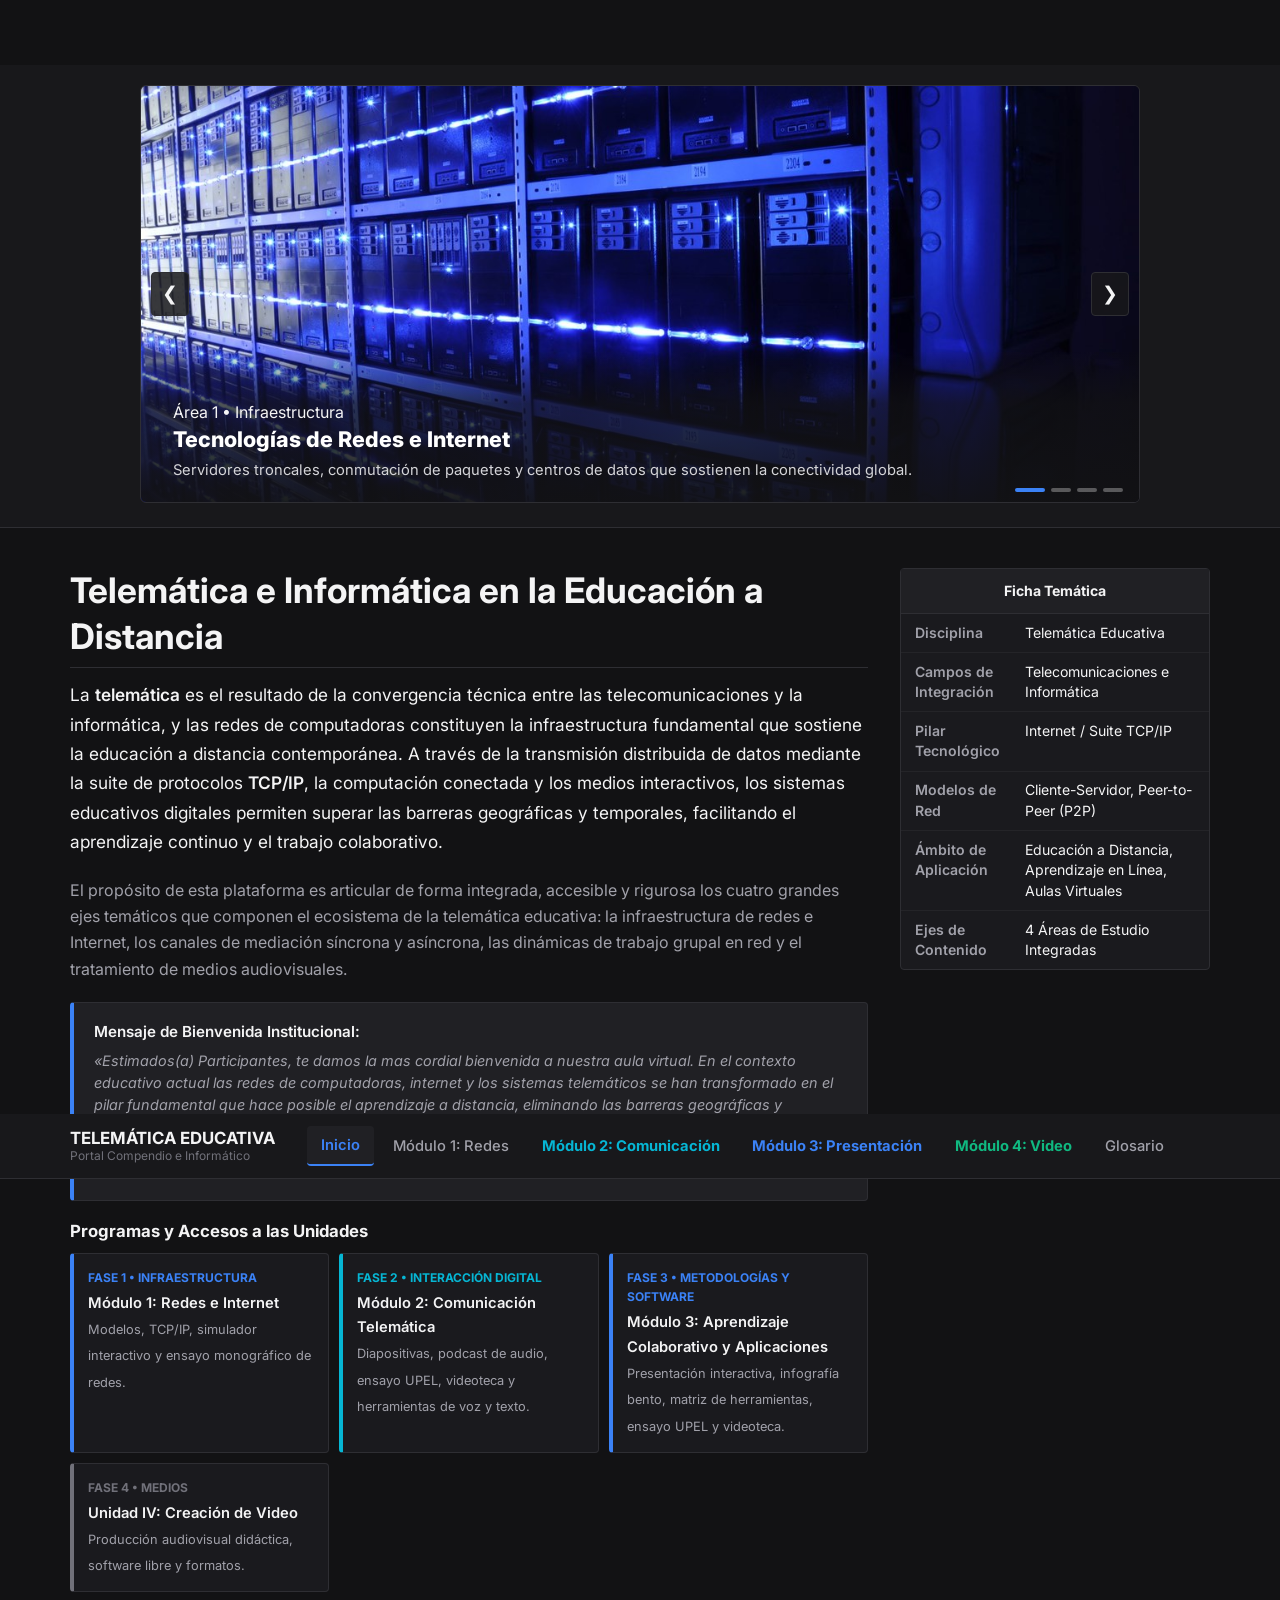
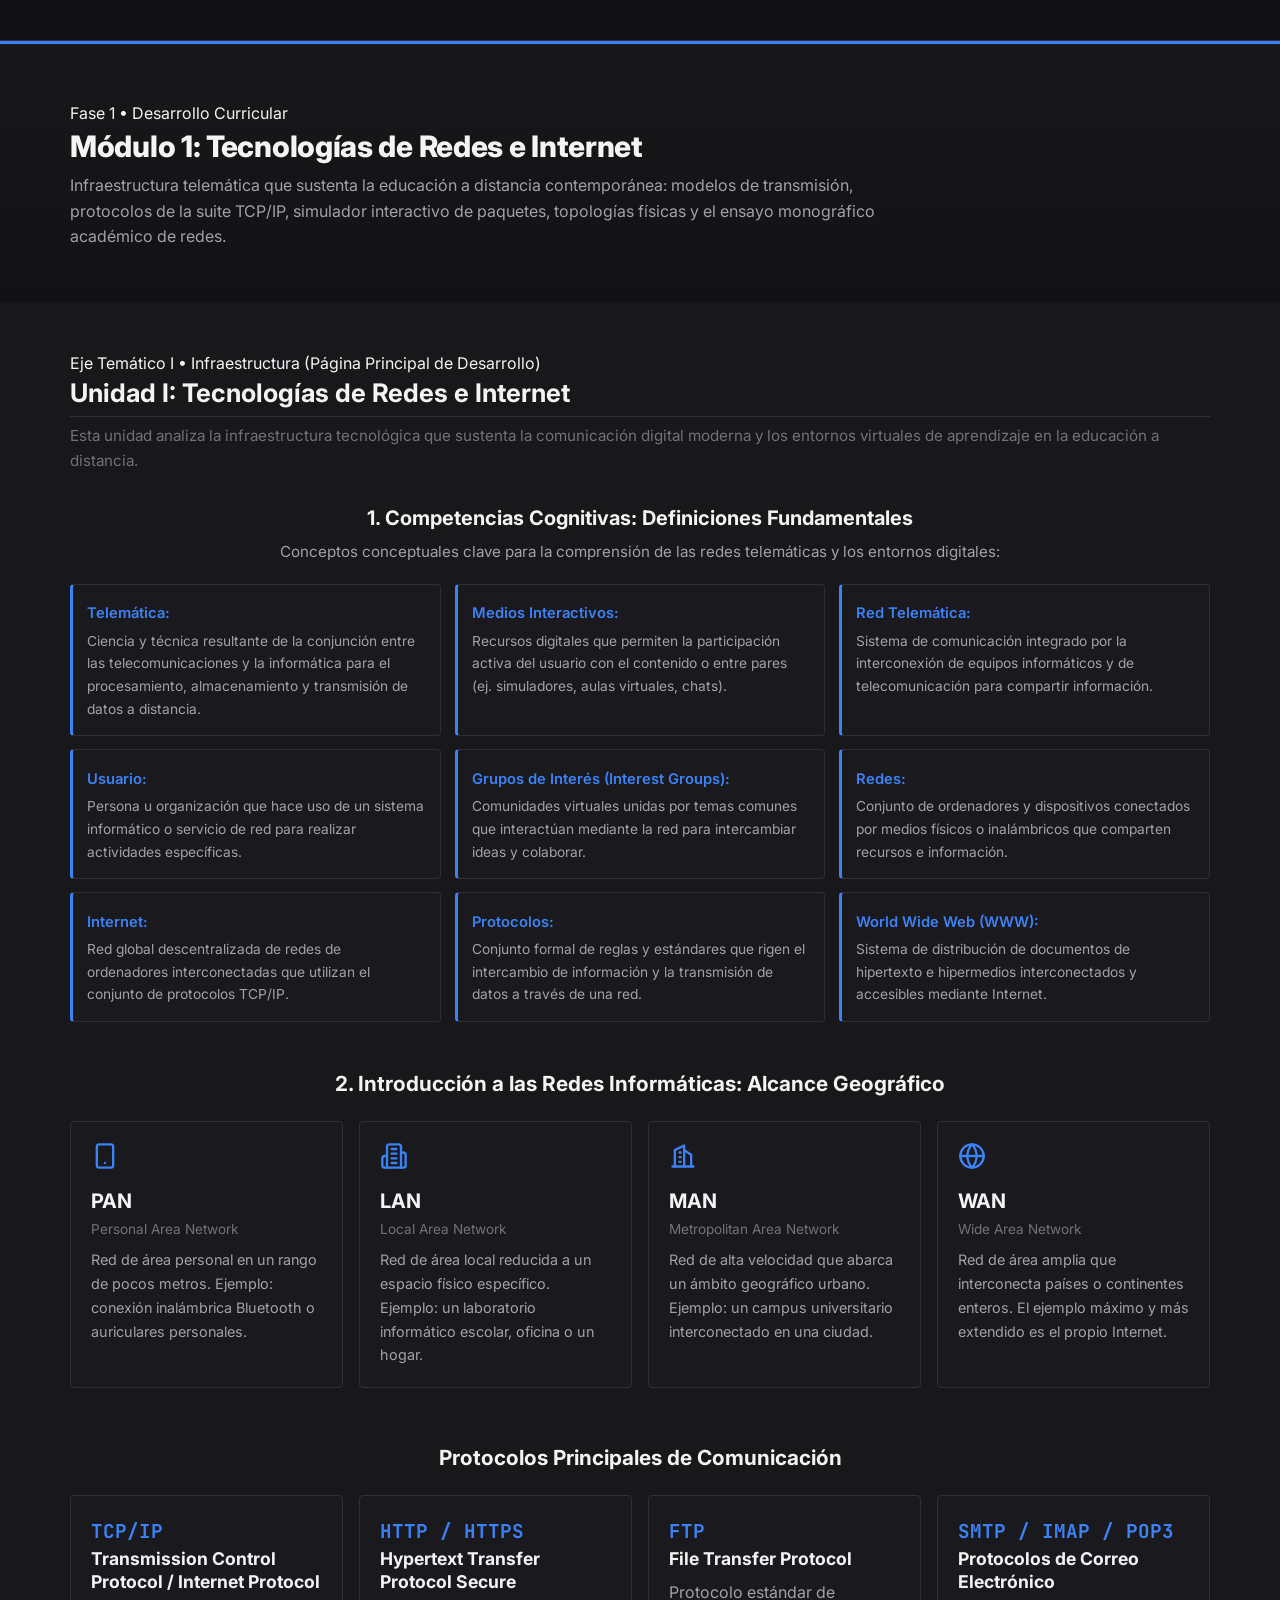
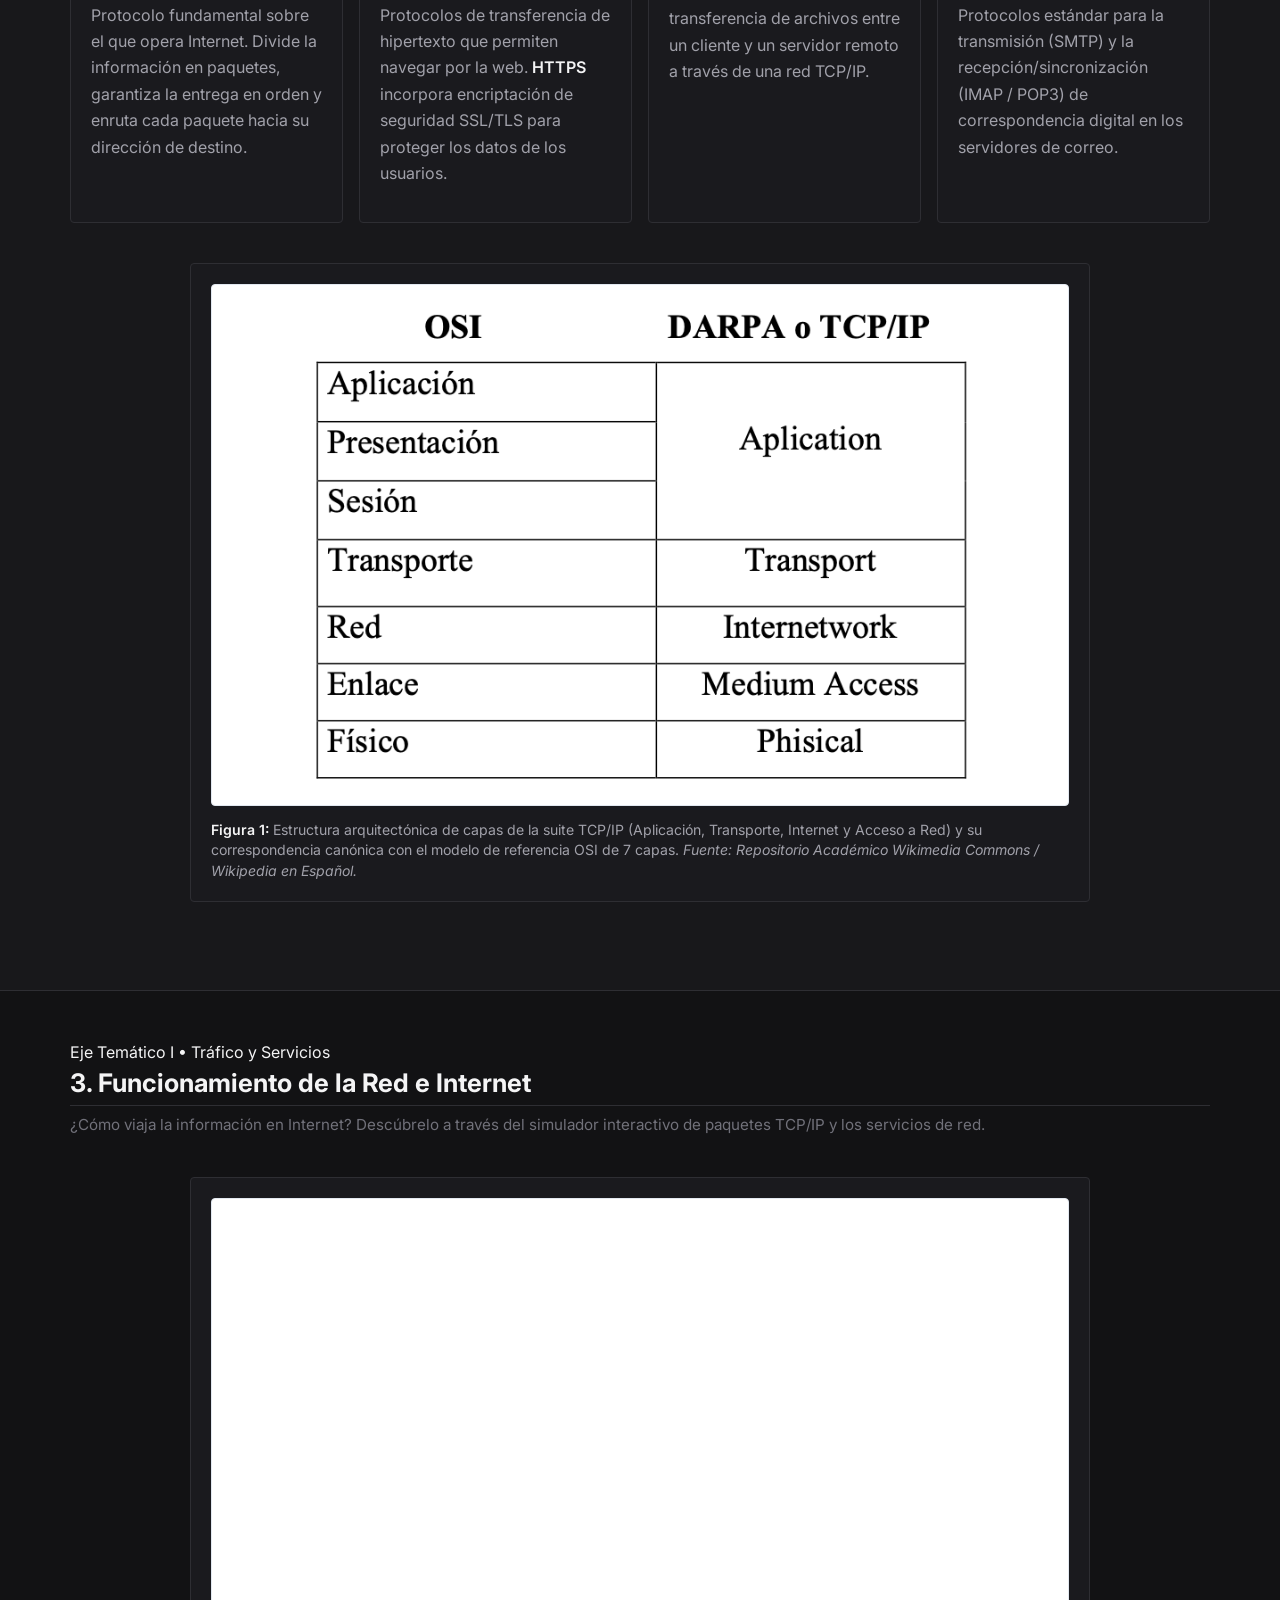
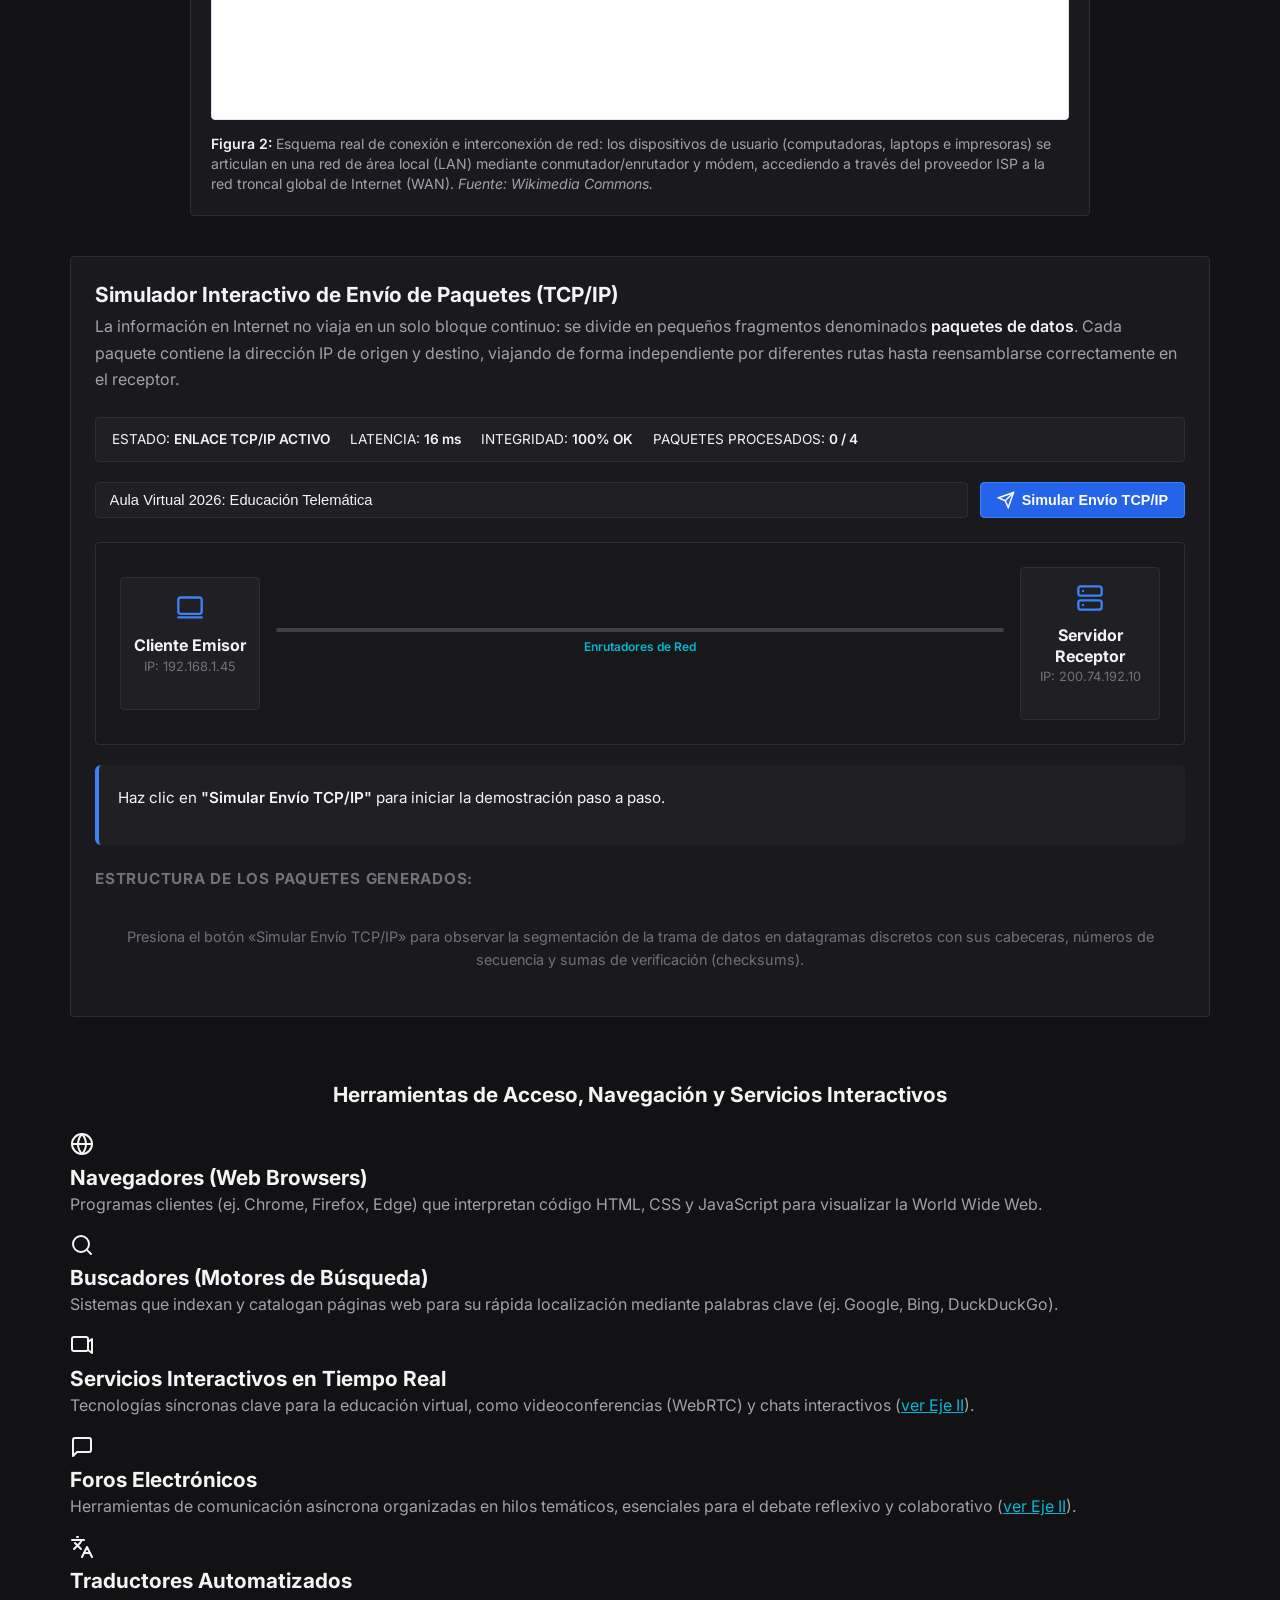
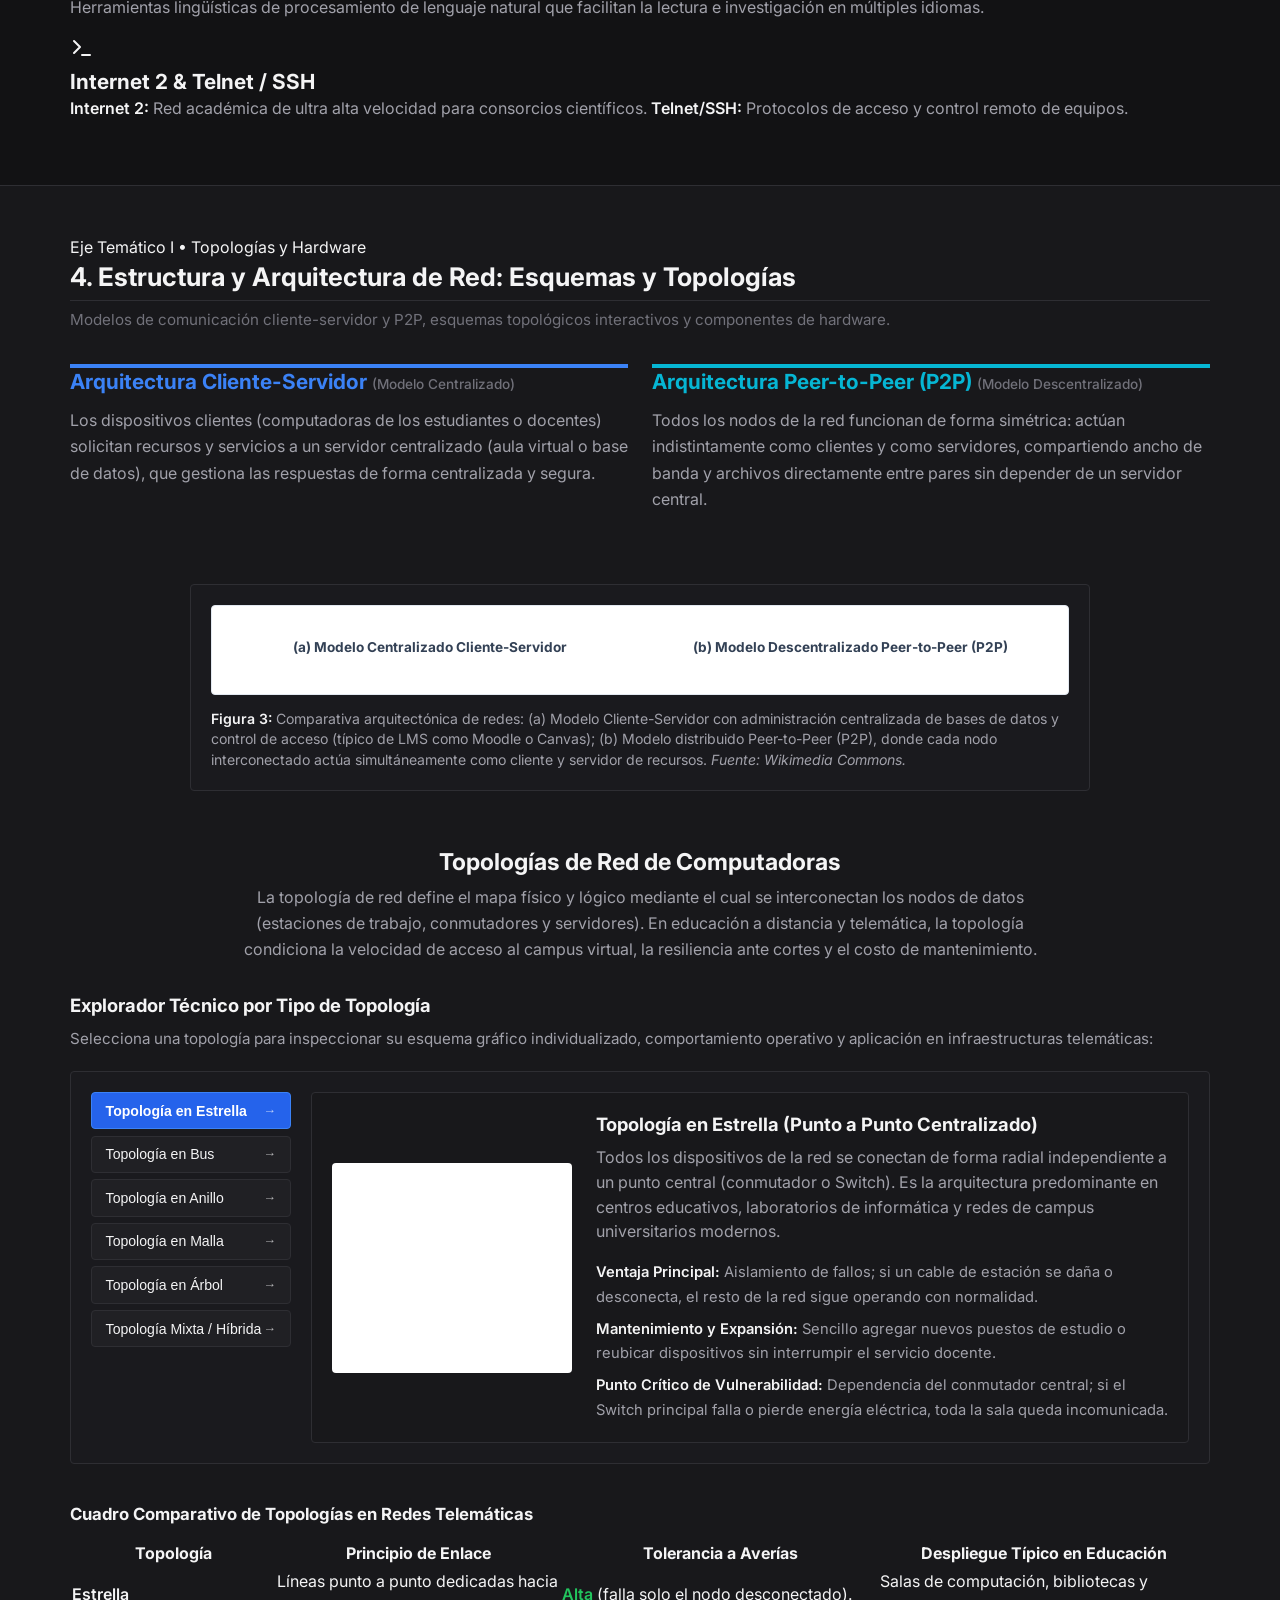
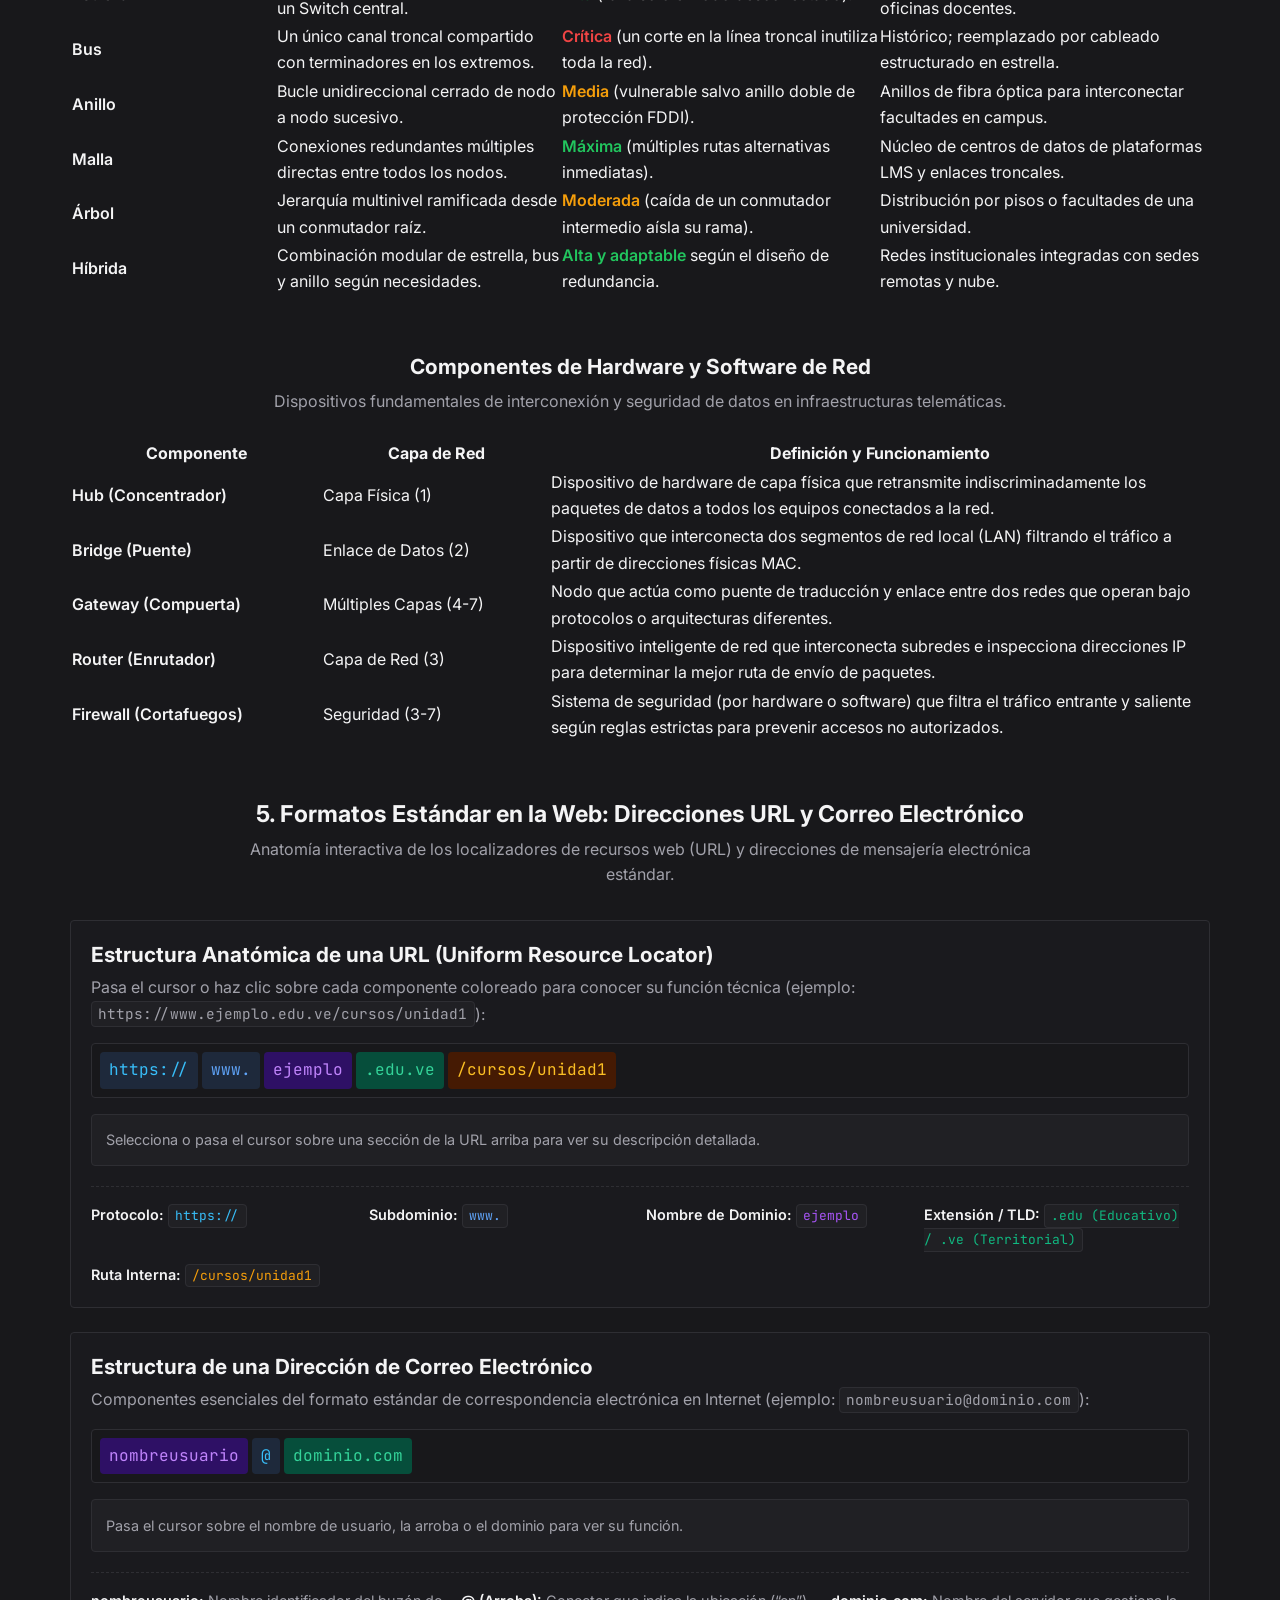
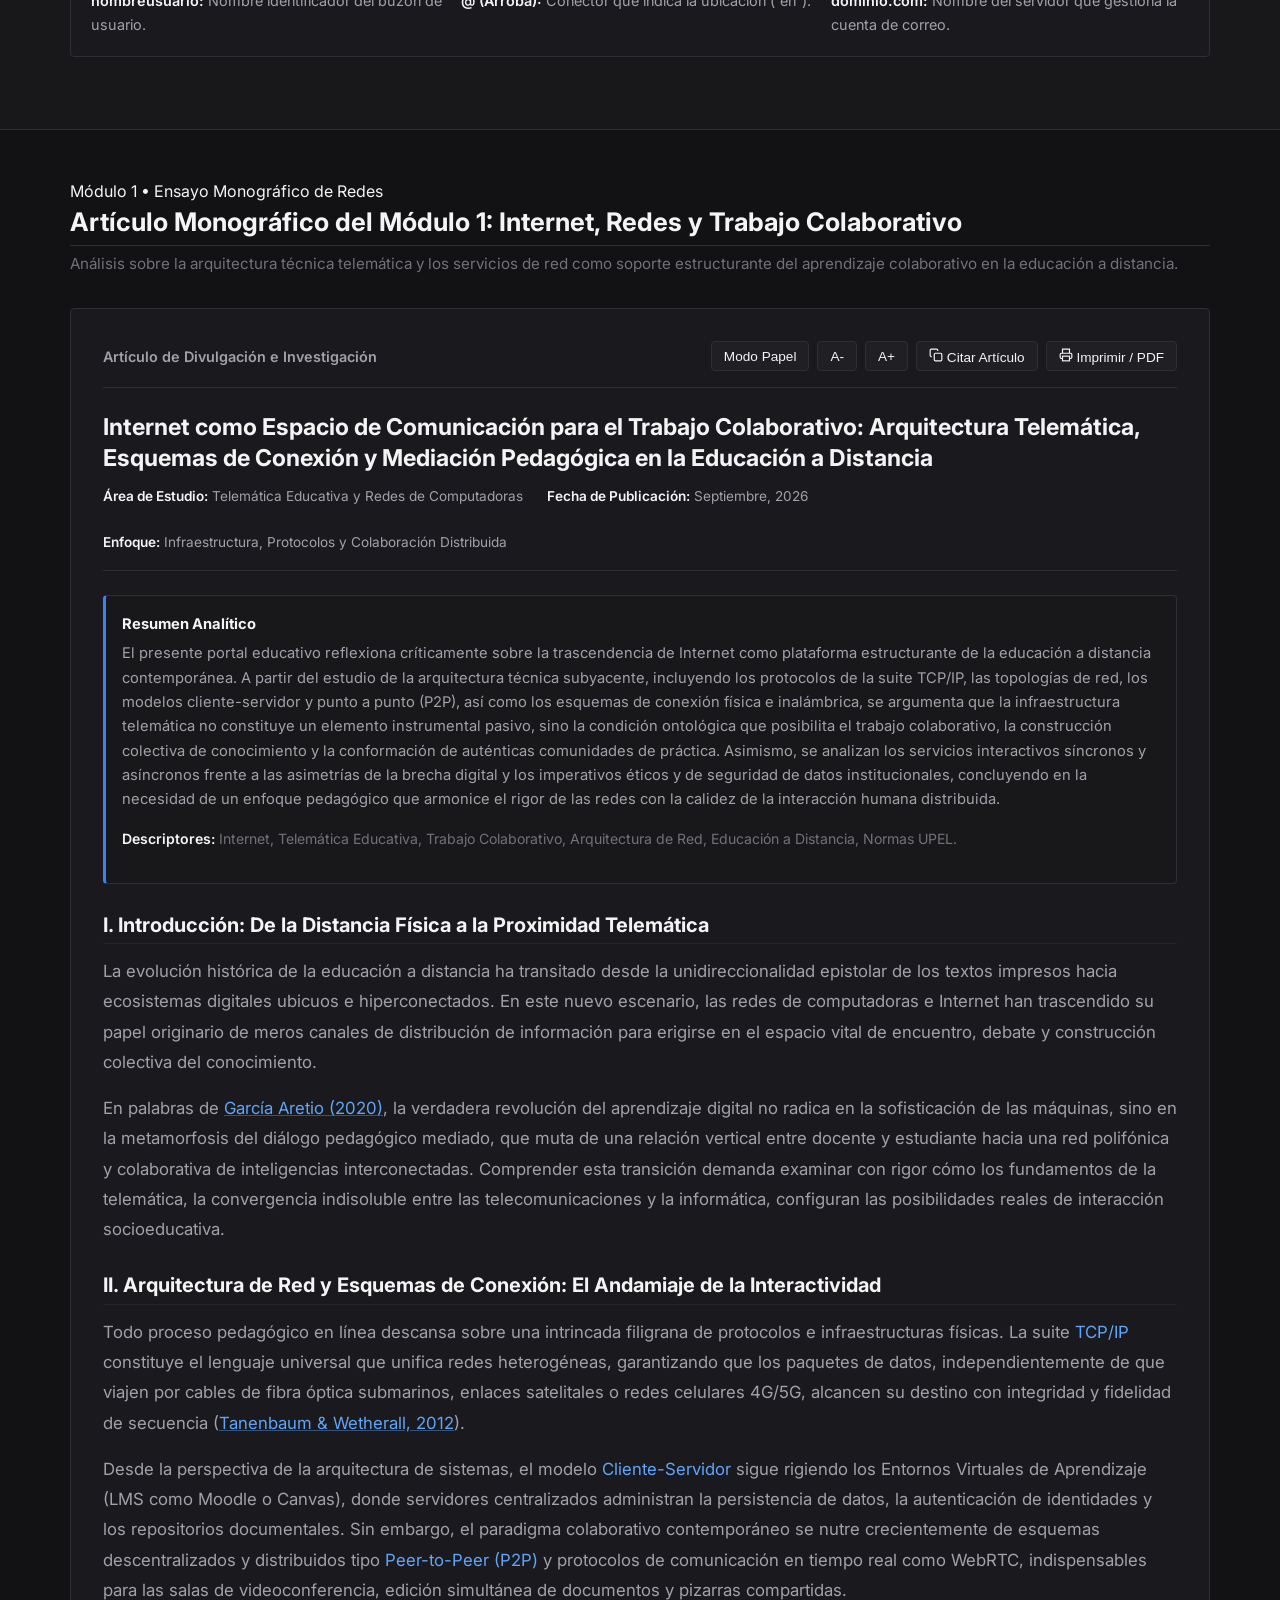
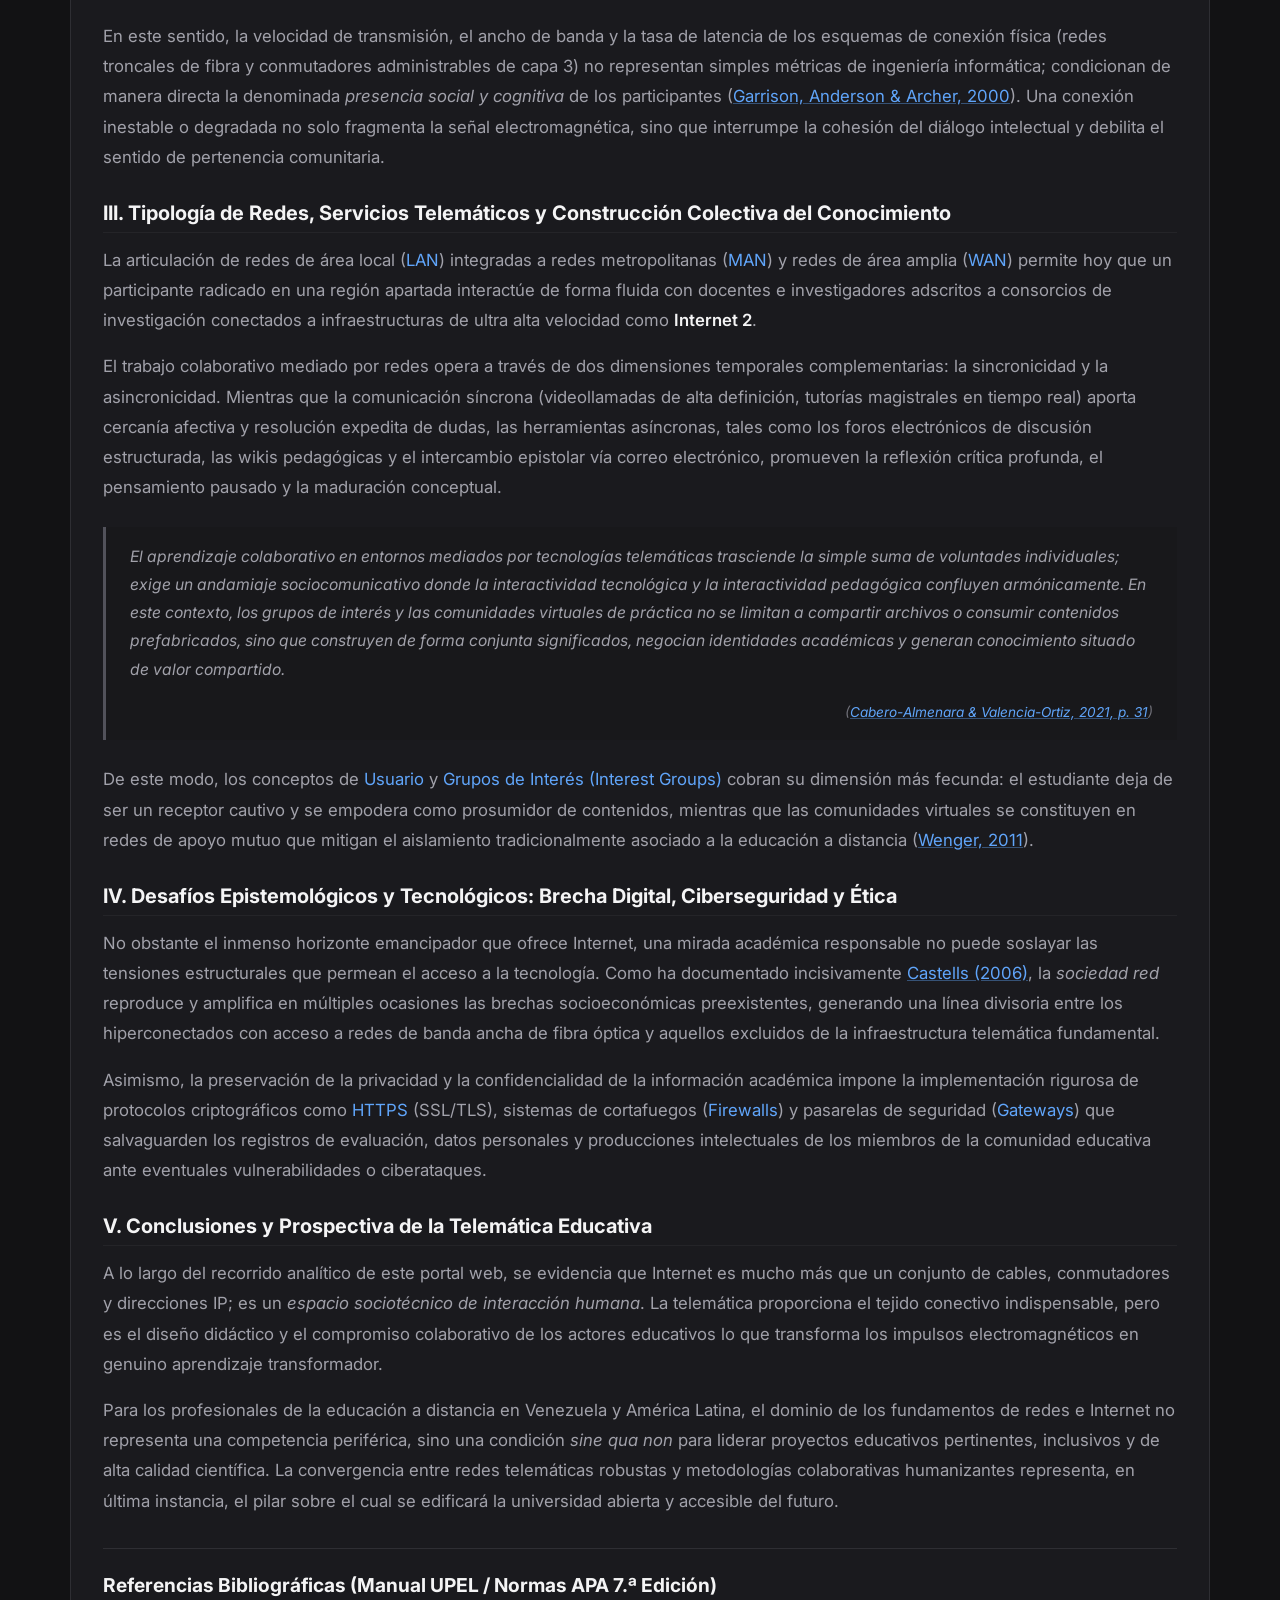
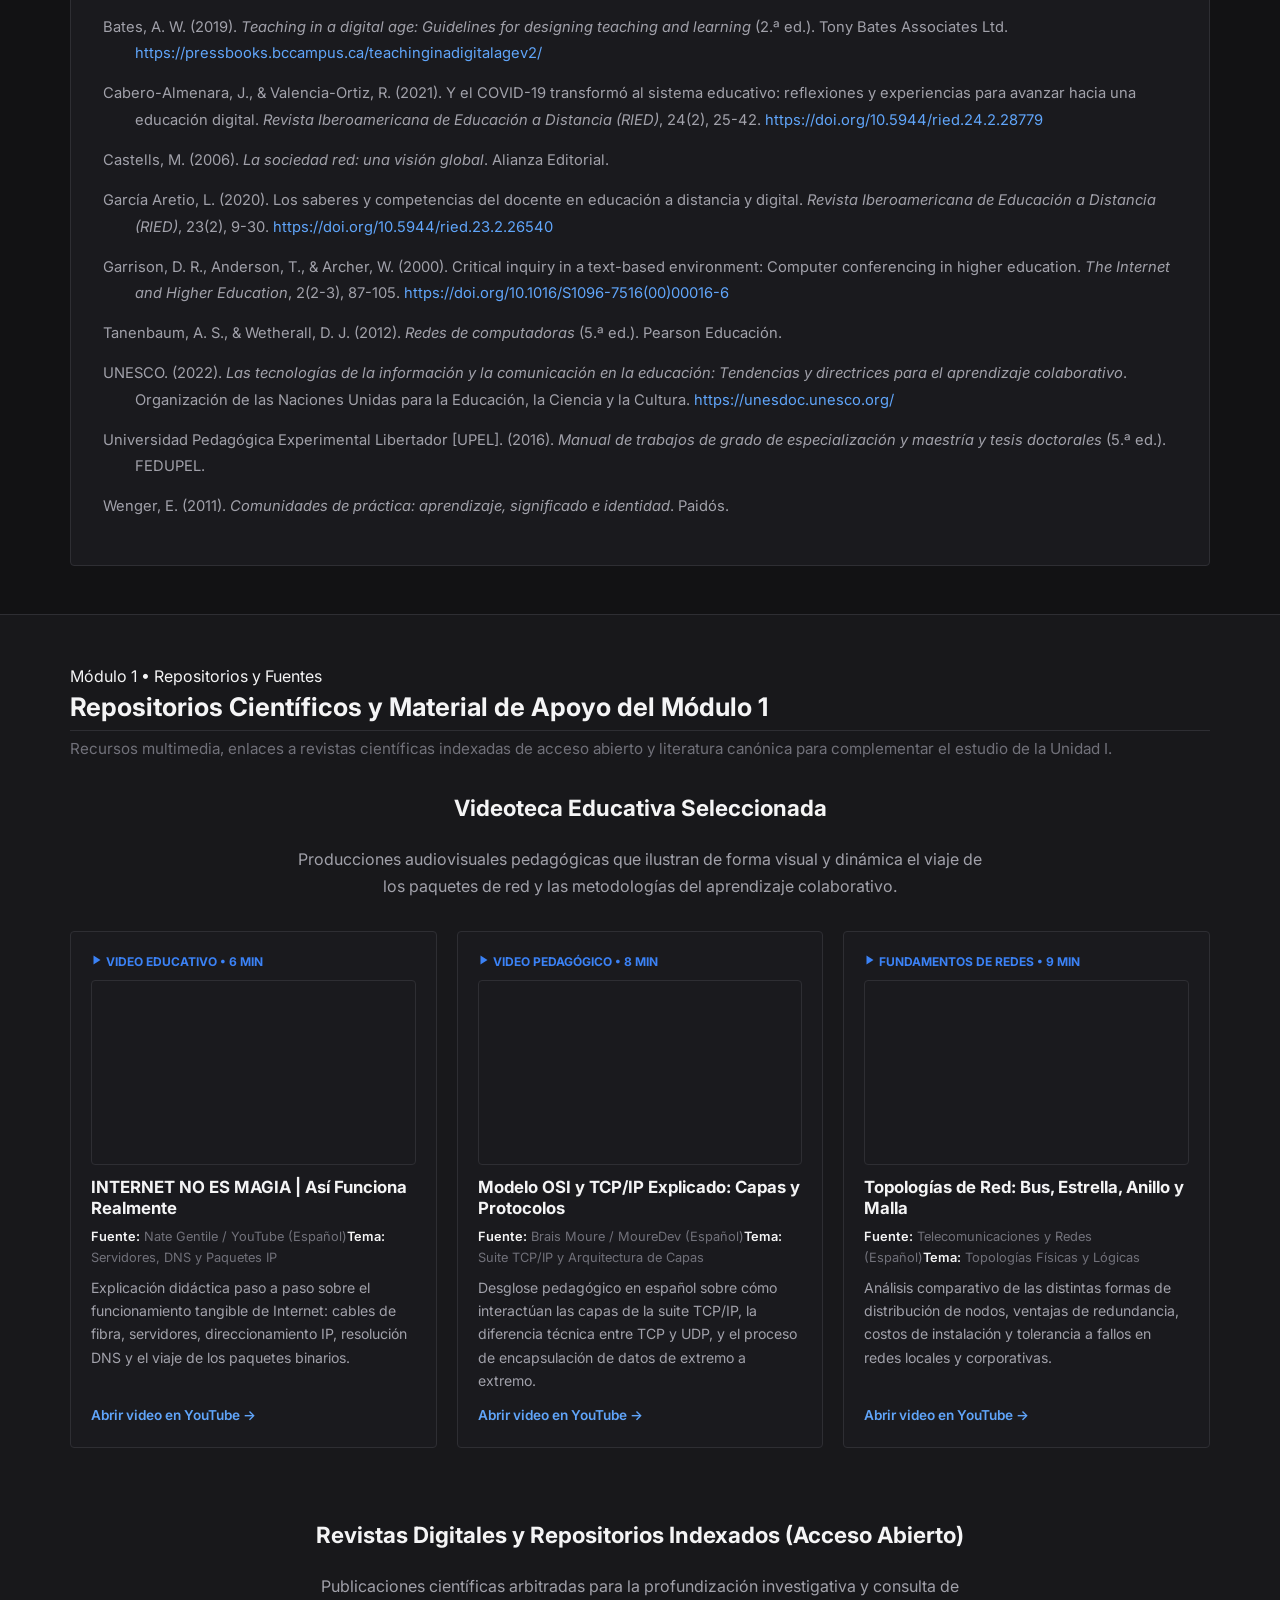
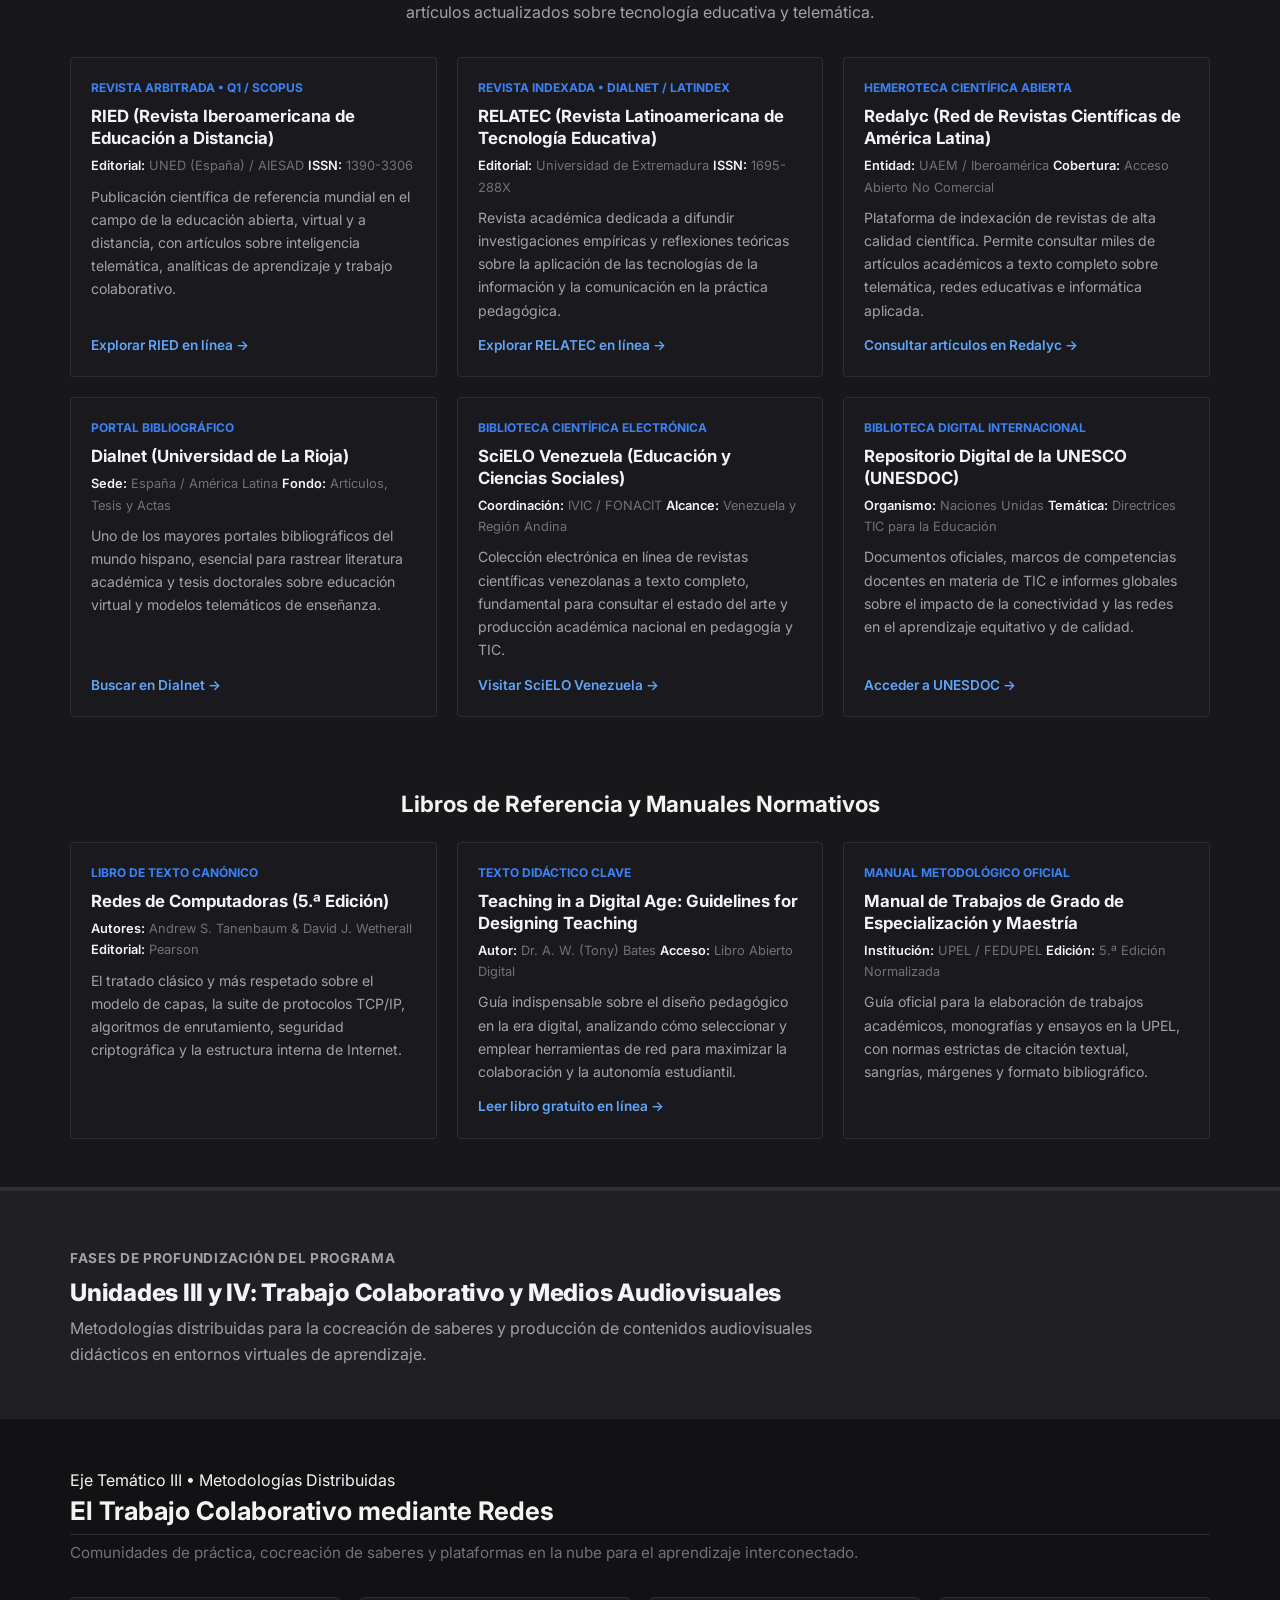
<file: unidad1.html>
<!DOCTYPE html>
<html lang="es" data-theme="dark">
<head>
  <meta charset="UTF-8">
  <meta http-equiv="refresh" content="0; url=index.html#modulo1">
  <meta name="viewport" content="width=device-width, initial-scale=1.0">
  <title>Módulo 1: Tecnologías de Redes e Internet | Telemática Educativa</title>
  <link rel="stylesheet" href="css/styles.css">
</head>
<body style="display: flex; align-items: center; justify-content: center; min-height: 100vh; padding: 2rem; background: var(--bg-primary);">
  <div class="wiki-card" style="max-width: 580px; text-align: center; padding: 2.5rem; border-left: 4px solid var(--primary);">
    <div style="font-size: 0.82rem; font-weight: 700; color: var(--primary); text-transform: uppercase; letter-spacing: 0.05em; margin-bottom: 0.5rem;">
      Módulo 1 • Fase 1
    </div>
    <h2 class="wiki-card-title" style="margin-bottom: 1rem; font-size: 1.4rem;">
      Módulo 1: Tecnologías de Redes e Internet
    </h2>
    <p class="wiki-card-desc" style="margin-bottom: 1.5rem; line-height: 1.6;">
      Esta unidad analiza la infraestructura tecnológica, suite TCP/IP, simulador interactivo de paquetes y ensayo monográfico de redes. Redirigiendo al compendio principal interactivo...
    </p>
    <a href="index.html#modulo1" class="btn btn-primary" style="display: inline-block; text-decoration: none; padding: 0.75rem 1.5rem; background: var(--primary); color: #ffffff; border-radius: var(--radius-sm); font-weight: 600;">
      Ingresar al Módulo 1 en el Portal &rarr;
    </a>
  </div>
</body>
</html>
</file>
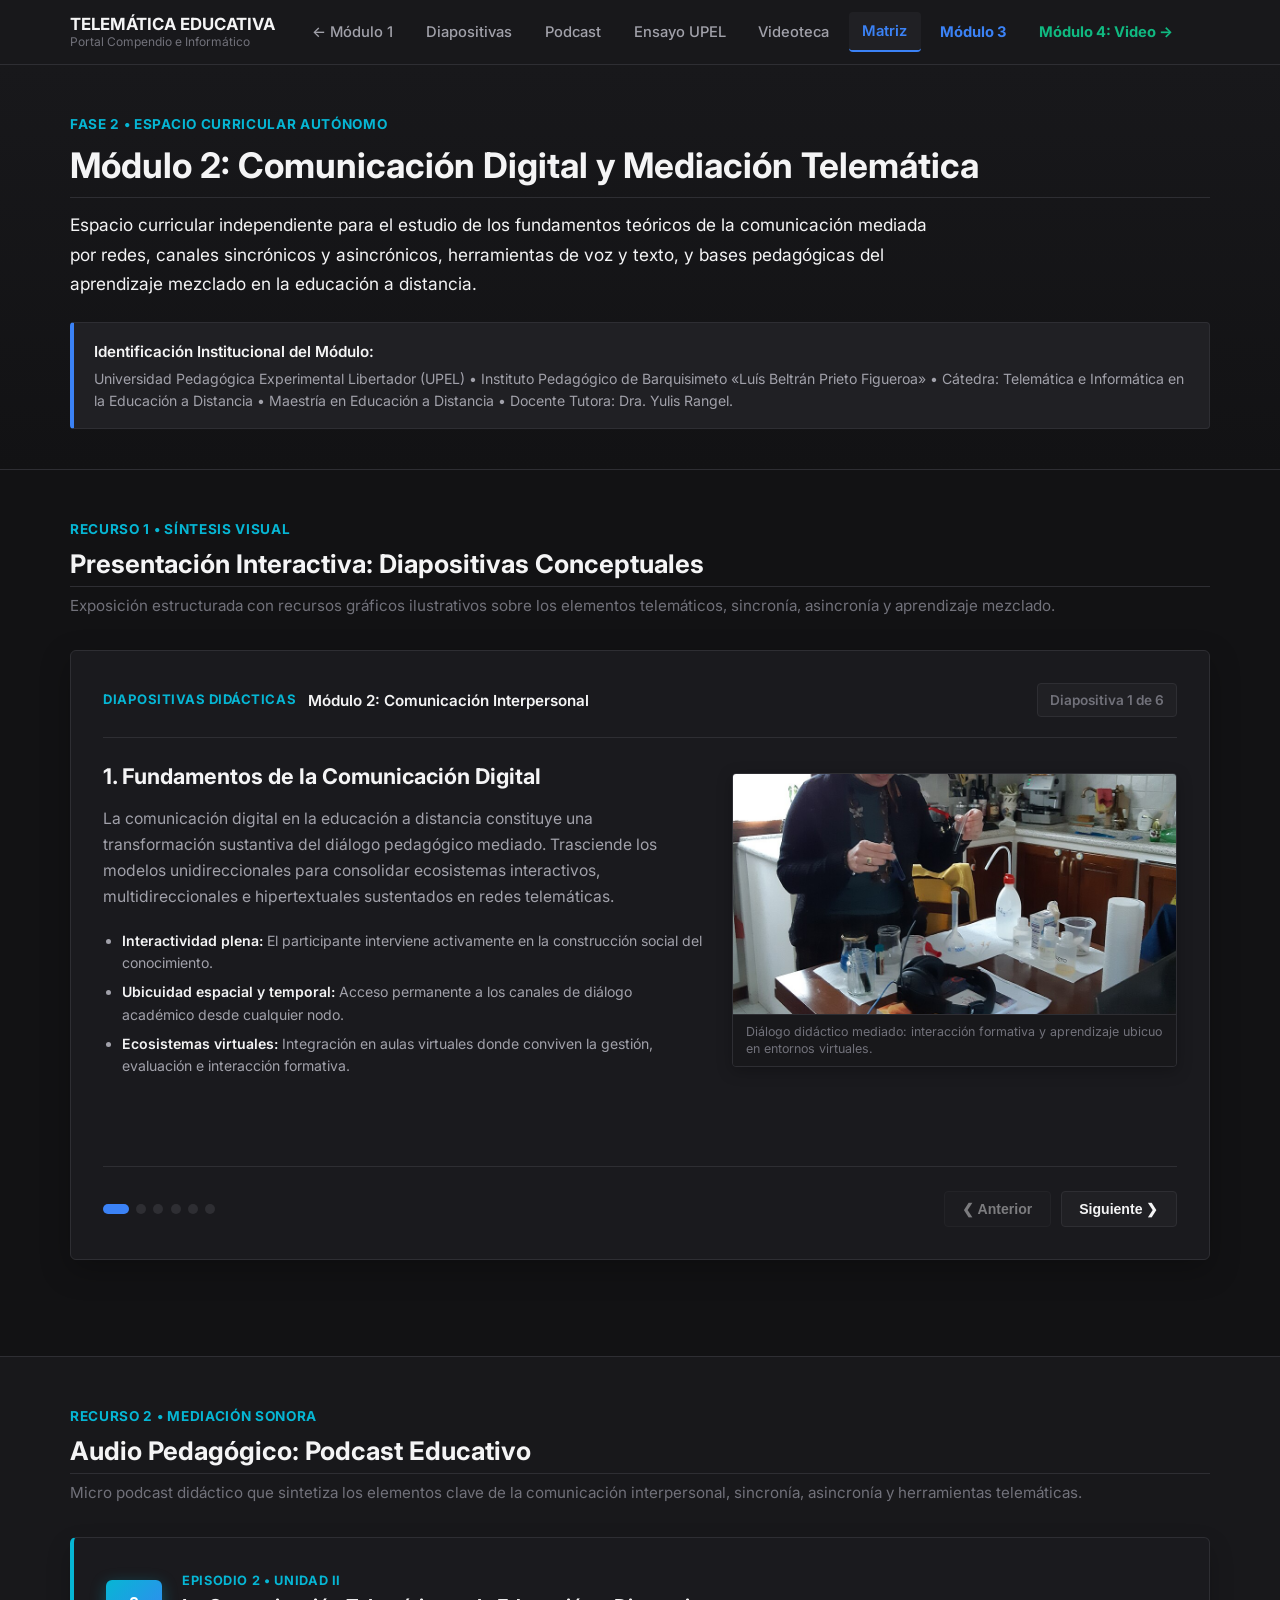
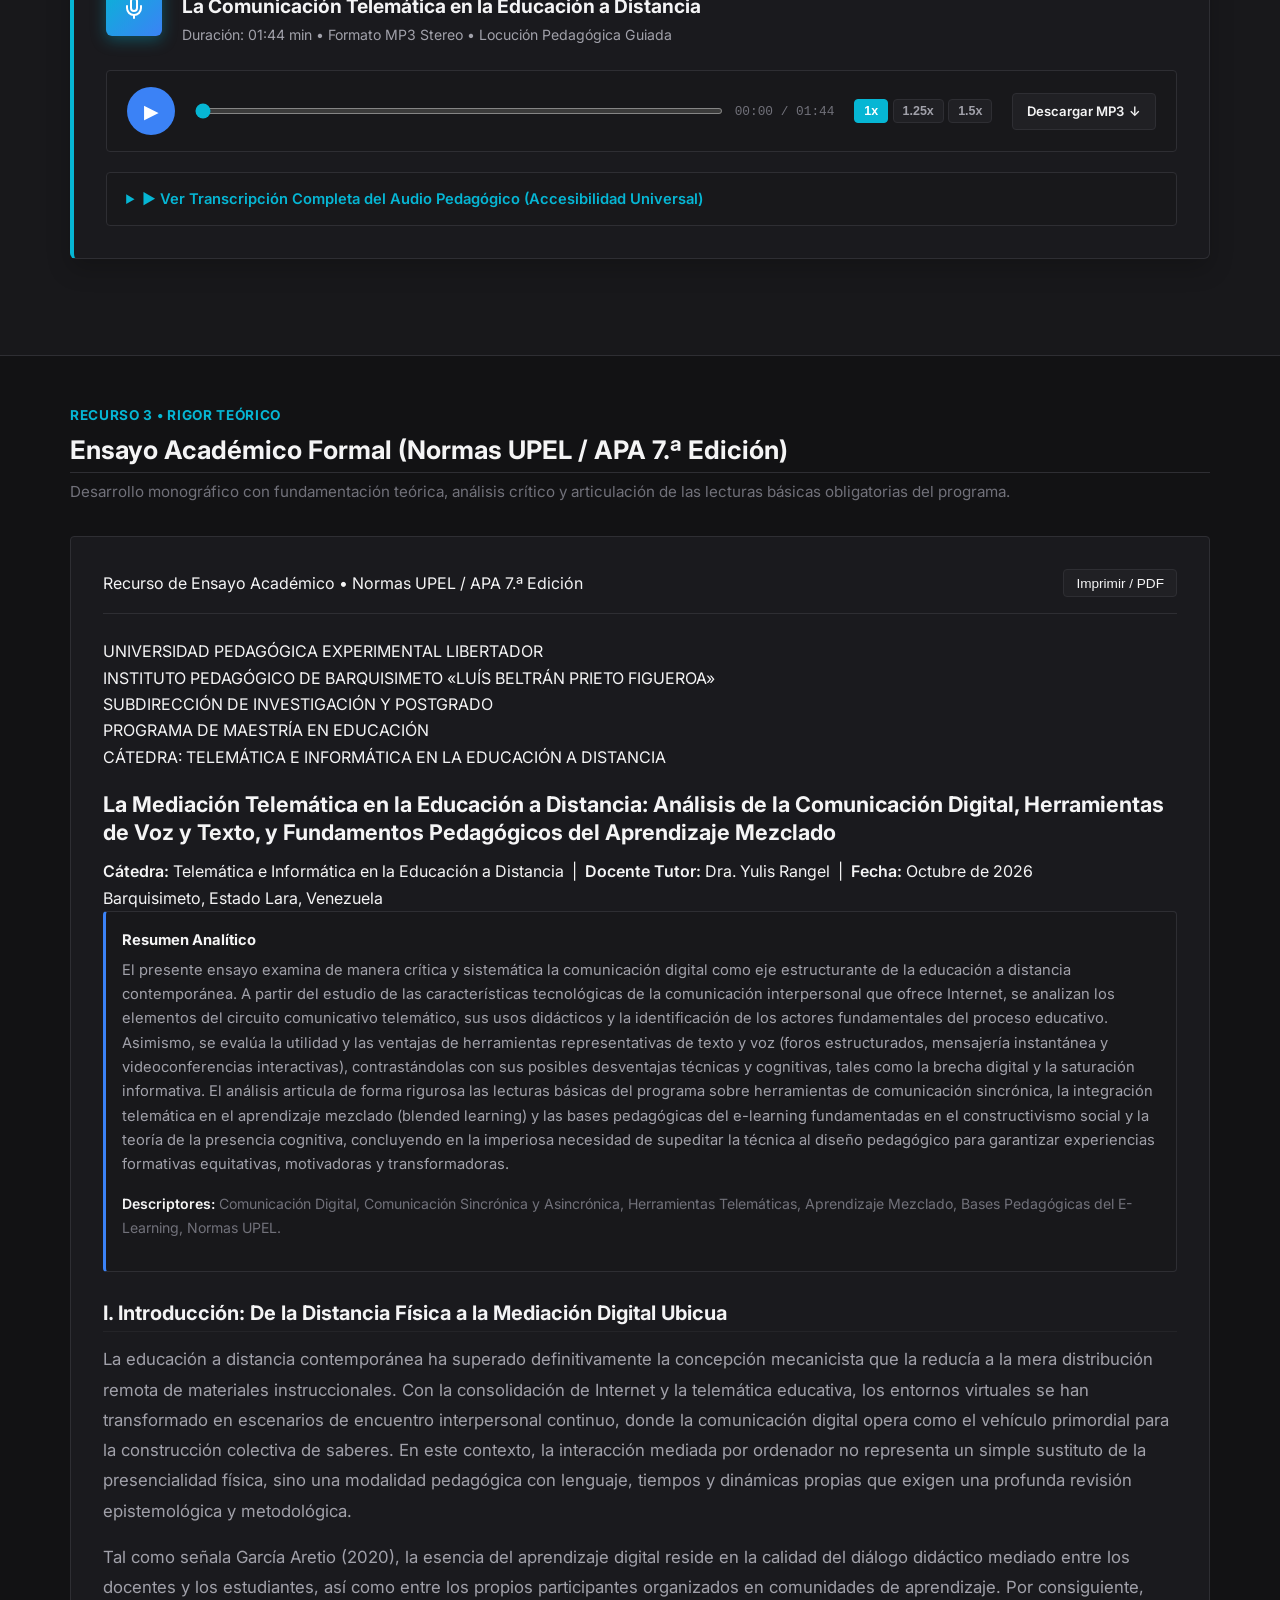
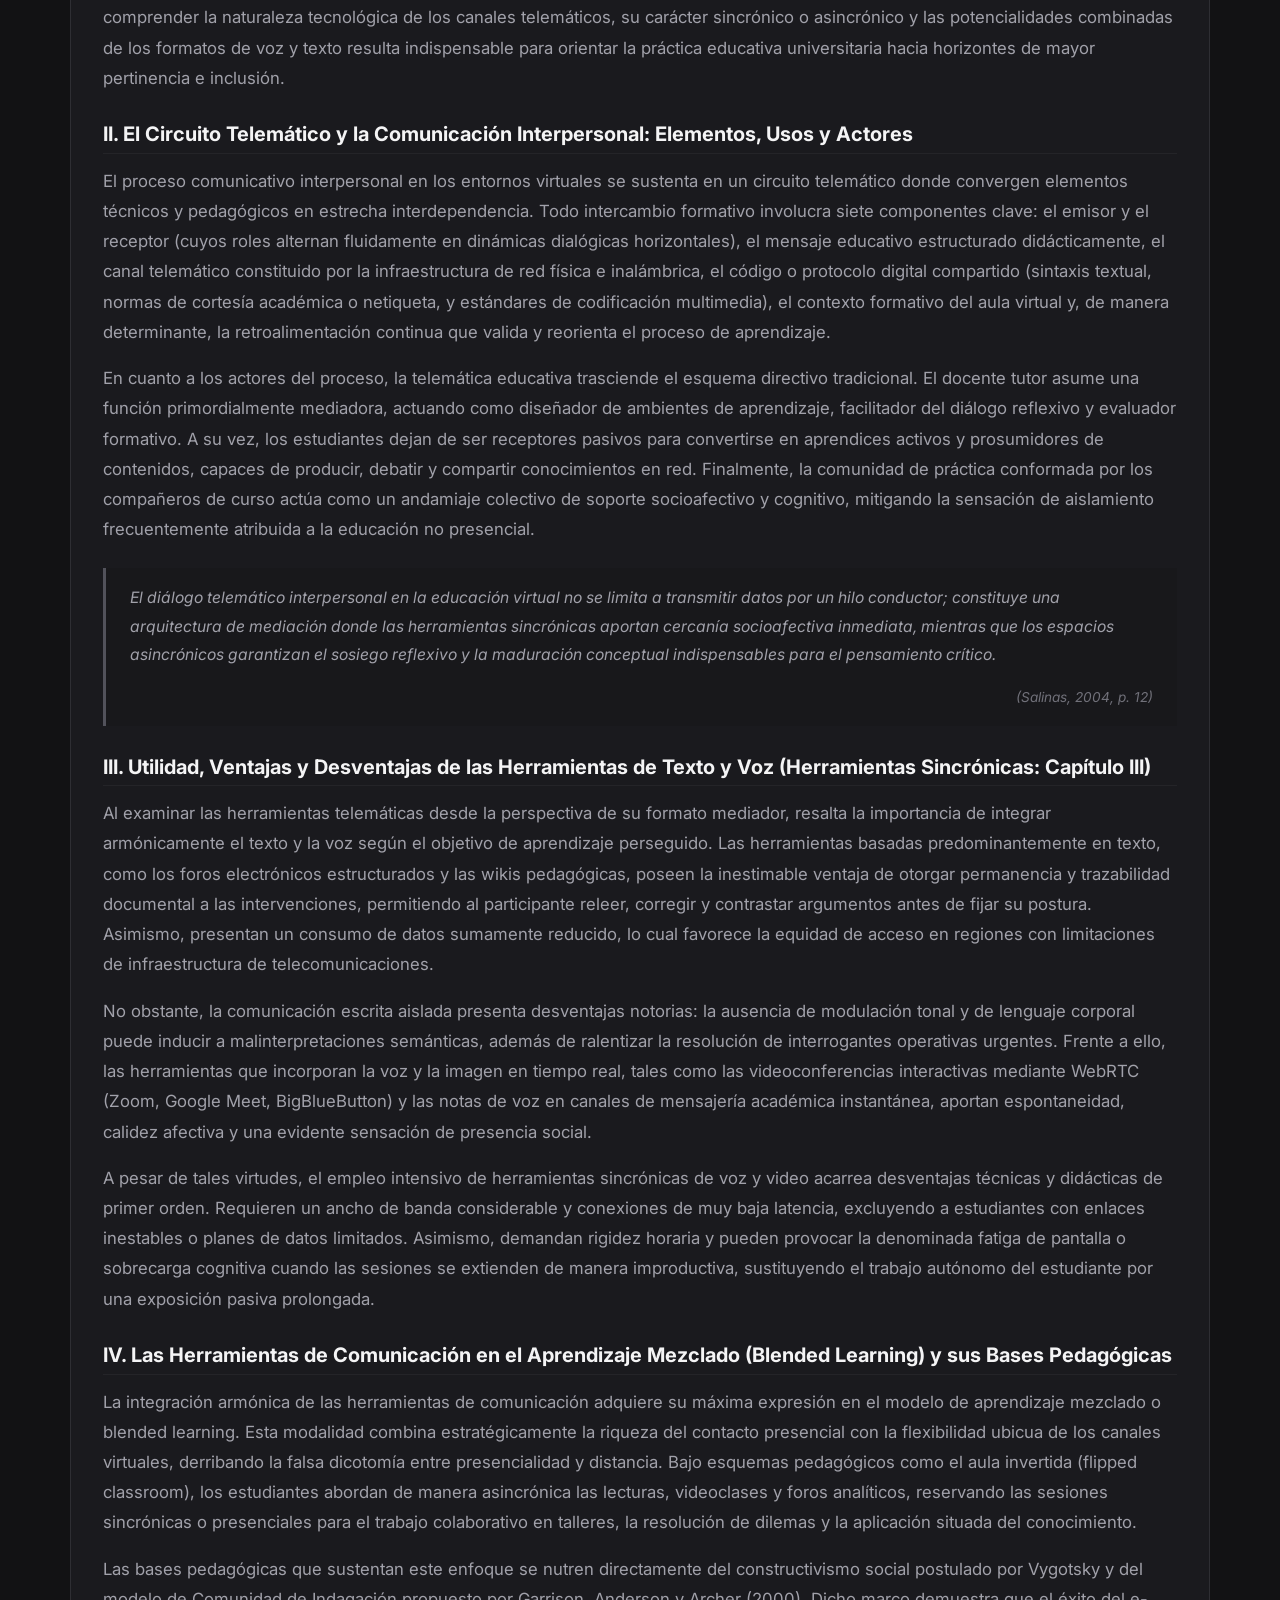
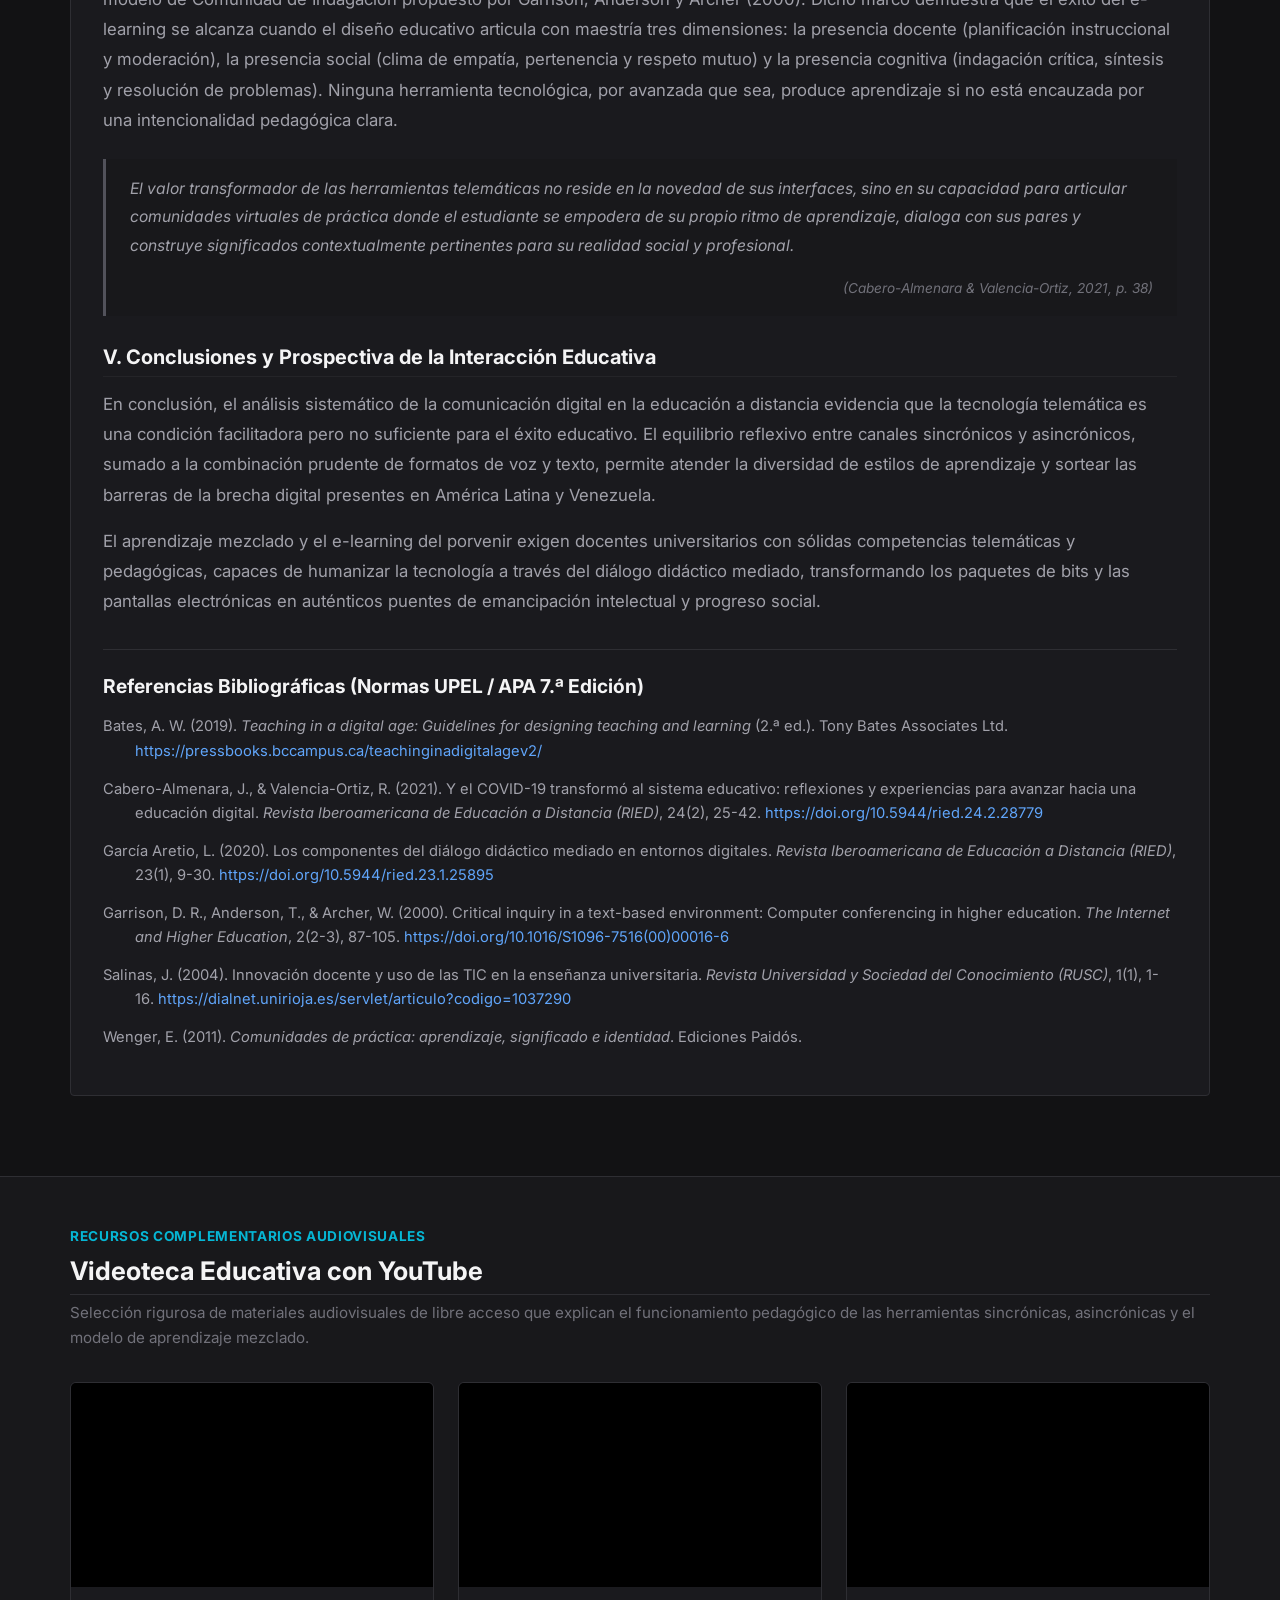
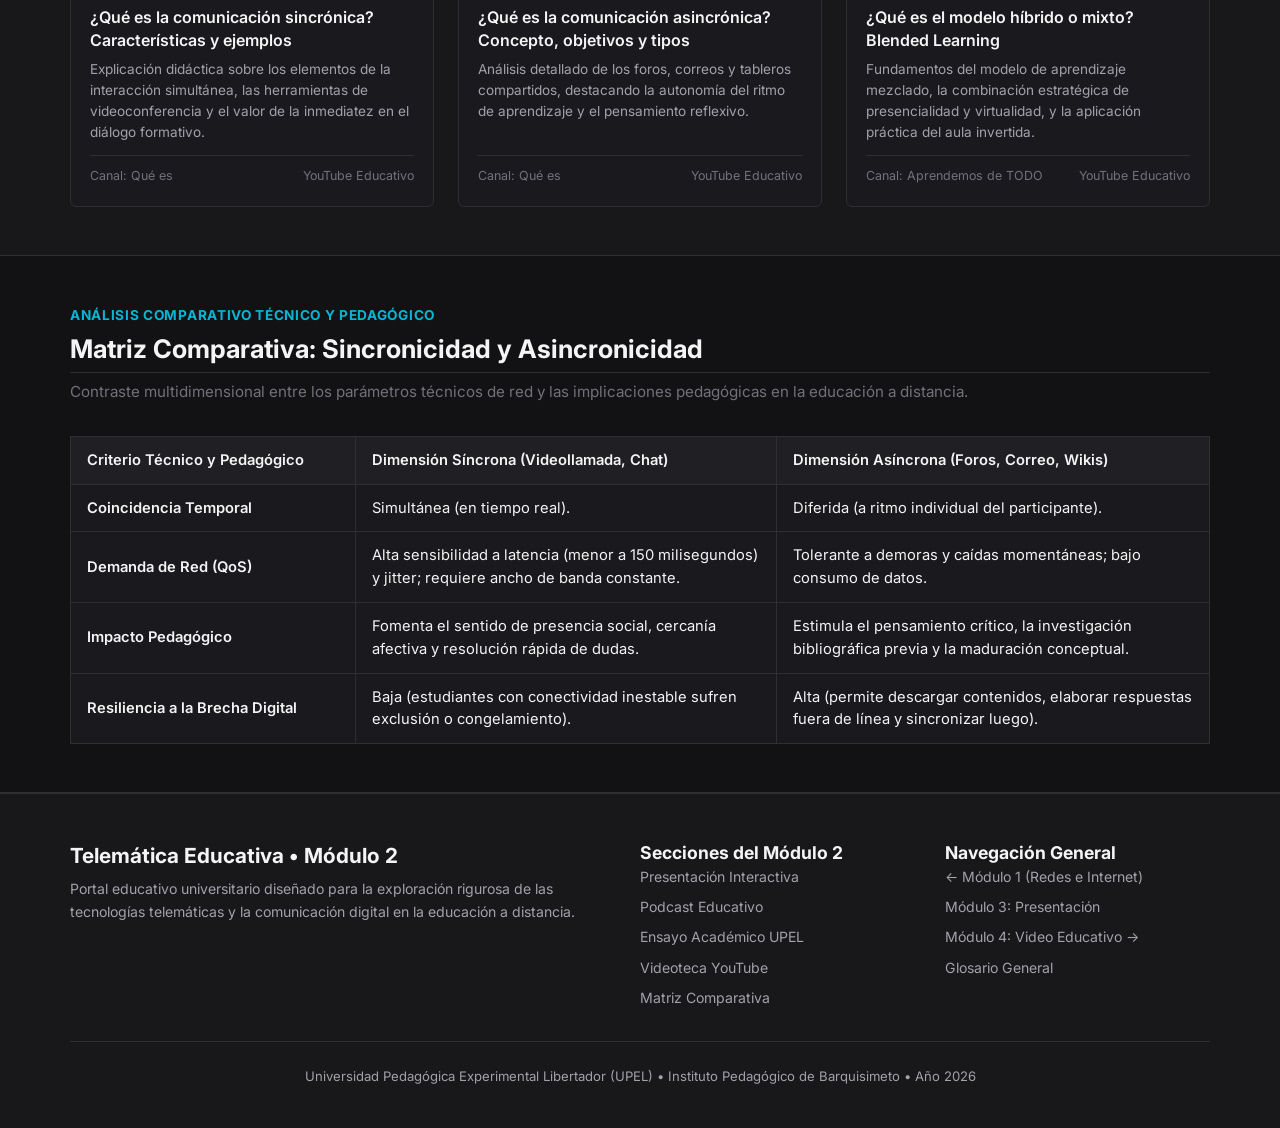
<file: unidad2.html>
<!DOCTYPE html>
<html lang="es" data-theme="dark">
<head>
  <meta charset="UTF-8">
  <meta name="viewport" content="width=device-width, initial-scale=1.0">
  <title>Módulo 2: Comunicación Digital y Mediación Telemática | Telemática Educativa</title>
  <link rel="stylesheet" href="css/styles.css">
  <link rel="preconnect" href="https://fonts.googleapis.com">
  <link rel="preconnect" href="https://fonts.gstatic.com" crossorigin>
  <link href="https://fonts.googleapis.com/css2?family=Inter:wght@400;500;600;700&family=Outfit:wght@600;700;800&display=swap" rel="stylesheet">
</head>
<body>

<header class="site-header" style="position: sticky; top: 0; z-index: 100;">
  <div class="container nav-container">
    <a aria-label="Portal Informativo de Telemática Educativa" class="brand-logo" href="index.html">
      <div class="brand-text">
        TELEMÁTICA EDUCATIVA
        <span>Portal Compendio e Informático</span>
      </div>
    </a>

    <nav aria-label="Navegación del Módulo 2" class="main-nav" id="mainNav">
      <ul class="nav-links">
        <li><a class="nav-link" href="index.html">← Módulo 1</a></li>
        <li><a class="nav-link active" href="#presentacion">Diapositivas</a></li>
        <li><a class="nav-link" href="#audio">Podcast</a></li>
        <li><a class="nav-link" href="#ensayo">Ensayo UPEL</a></li>
        <li><a class="nav-link" href="#videoteca">Videoteca</a></li>
        <li><a class="nav-link" href="#matriz">Matriz</a></li>
        <li><a class="nav-link" href="unidad3.html" style="color: var(--primary); font-weight: 700;">Módulo 3</a></li>
        <li><a class="nav-link" href="unidad4.html" style="color: #10b981; font-weight: 700;">Módulo 4: Video →</a></li>
      </ul>
    </nav>

    <div class="header-actions">
      <button aria-expanded="false" aria-label="Abrir menú de navegación" class="mobile-menu-btn" id="mobileMenuBtn">
        <svg fill="none" height="22" stroke="currentColor" stroke-linecap="round" stroke-width="2" viewbox="0 0 24 24" width="22">
          <line x1="3" x2="21" y1="12" y2="12"></line>
          <line x1="3" x2="21" y1="6" y2="6"></line>
          <line x1="3" x2="21" y1="18" y2="18"></line>
        </svg>
      </button>
    </div>
  </div>
</header>

<main>

<section class="section" style="padding-top: 3rem; padding-bottom: 2.5rem; background: linear-gradient(180deg, var(--bg-secondary) 0%, var(--bg-primary) 100%); border-bottom: 1px solid var(--border-color);">
  <div class="container">
    <div style="font-size: 0.85rem; font-weight: 700; color: var(--accent); text-transform: uppercase; letter-spacing: 0.05em; margin-bottom: 0.5rem;">
      Fase 2 • Espacio Curricular Autónomo
    </div>
    <h1 class="page-title" style="font-size: 2.2rem; margin-bottom: 0.75rem;">
      Módulo 2: Comunicación Digital y Mediación Telemática
    </h1>
    <p class="lead-text" style="max-width: 860px; margin-bottom: 1.5rem;">
      Espacio curricular independiente para el estudio de los fundamentos teóricos de la comunicación mediada por redes, canales sincrónicos y asincrónicos, herramientas de voz y texto, y bases pedagógicas del aprendizaje mezclado en la educación a distancia.
    </p>

    <div class="info-notice-box" style="margin-bottom: 0;">
      <strong style="color: var(--text-primary); font-size: 0.95rem; display: block; margin-bottom: 0.25rem;">
        Identificación Institucional del Módulo:
      </strong>
      <p style="font-size: 0.88rem; color: var(--text-secondary); line-height: 1.55; margin-bottom: 0;">
        Universidad Pedagógica Experimental Libertador (UPEL) • Instituto Pedagógico de Barquisimeto «Luís Beltrán Prieto Figueroa» • Cátedra: Telemática e Informática en la Educación a Distancia • Maestría en Educación a Distancia • Docente Tutora: Dra. Yulis Rangel.
      </p>
    </div>
  </div>
</section>

<section class="section" id="presentacion">
  <div class="container">
    <div class="section-header">
      <div style="font-size: 0.85rem; font-weight: 700; color: var(--accent); text-transform: uppercase; letter-spacing: 0.05em; margin-bottom: 0.4rem;">
        Recurso 1 • Síntesis Visual
      </div>
      <h2 class="section-title">Presentación Interactiva: Diapositivas Conceptuales</h2>
      <p class="section-subtitle">
        Exposición estructurada con recursos gráficos ilustrativos sobre los elementos telemáticos, sincronía, asincronía y aprendizaje mezclado.
      </p>
    </div>

    <div class="slide-deck-container" id="slideDeckUnidad2">
      <div class="slide-deck-header">
        <div class="slide-deck-title-wrap">
          <span style="color: var(--accent); font-size: 0.82rem; font-weight: 700; letter-spacing: 0.04em; text-transform: uppercase;">Diapositivas Didácticas</span>
          <strong style="color: var(--text-primary); font-size: 0.95rem;">Módulo 2: Comunicación Interpersonal</strong>
        </div>
        <span class="slide-deck-counter">Diapositiva 1 de 6</span>
      </div>

      <div class="slide-deck-slides">

        <div class="slide-deck-slide active">
          <div class="slide-deck-grid">
            <div>
              <h3 class="slide-title">1. Fundamentos de la Comunicación Digital</h3>
              <p class="slide-lead">
                La comunicación digital en la educación a distancia constituye una transformación sustantiva del diálogo pedagógico mediado. Trasciende los modelos unidireccionales para consolidar ecosistemas interactivos, multidireccionales e hipertextuales sustentados en redes telemáticas.
              </p>
              <ul style="font-size: 0.88rem; color: var(--text-secondary); padding-left: 1.2rem; line-height: 1.6; display: flex; flex-direction: column; gap: 0.4rem;">
                <li><strong>Interactividad plena:</strong> El participante interviene activamente en la construcción social del conocimiento.</li>
                <li><strong>Ubicuidad espacial y temporal:</strong> Acceso permanente a los canales de diálogo académico desde cualquier nodo.</li>
                <li><strong>Ecosistemas virtuales:</strong> Integración en aulas virtuales donde conviven la gestión, evaluación e interacción formativa.</li>
              </ul>
            </div>
            <div class="slide-deck-media">
              <img src="assets/modulo2-dialogo-mediado.jpg" alt="Estudiante en sesión de educación a distancia mediada por tecnologías digitales" loading="lazy">
              <div class="slide-deck-caption">Diálogo didáctico mediado: interacción formativa y aprendizaje ubicuo en entornos virtuales.</div>
            </div>
          </div>
        </div>

        <div class="slide-deck-slide">
          <div class="slide-deck-grid">
            <div>
              <h3 class="slide-title">2. El Circuito Telemático y Actores del Proceso</h3>
              <p class="slide-lead">
                La interacción a través de Internet reconfigura los elementos clásicos del circuito comunicativo bajo condiciones tecnológicas específicas de transmisión de paquetes de datos.
              </p>
              <div style="display: grid; grid-template-columns: 1fr 1fr; gap: 0.65rem;">
                <div class="wiki-card" style="padding: 0.65rem;">
                  <strong style="color: var(--text-primary); font-size: 0.82rem;">Emisor y Receptor:</strong>
                  <p style="font-size: 0.78rem; color: var(--text-secondary); margin: 0.15rem 0 0 0;">Roles dinámicos y reversibles entre tutor y estudiantes.</p>
                </div>
                <div class="wiki-card" style="padding: 0.65rem;">
                  <strong style="color: var(--text-primary); font-size: 0.82rem;">Mensaje Formativo:</strong>
                  <p style="font-size: 0.78rem; color: var(--text-secondary); margin: 0.15rem 0 0 0;">Contenidos, consignas y orientaciones evaluativas.</p>
                </div>
                <div class="wiki-card" style="padding: 0.65rem;">
                  <strong style="color: var(--text-primary); font-size: 0.82rem;">Canal Telemático:</strong>
                  <p style="font-size: 0.78rem; color: var(--text-secondary); margin: 0.15rem 0 0 0;">Red física o inalámbrica con ancho de banda y latencia.</p>
                </div>
                <div class="wiki-card" style="padding: 0.65rem;">
                  <strong style="color: var(--text-primary); font-size: 0.82rem;">Retroalimentación:</strong>
                  <p style="font-size: 0.78rem; color: var(--text-secondary); margin: 0.15rem 0 0 0;">Feedback continuo que orienta el aprendizaje.</p>
                </div>
              </div>
            </div>
            <div class="slide-deck-media">
              <img class="fit-contain" src="assets/modulo2-circuito-comunicacion.jpg" alt="Esquema canónico del circuito de comunicación digital de Shannon y Weaver" loading="lazy">
              <div class="slide-deck-caption">Circuito telemático: fuente de información, codificador, canal con ruido y receptor.</div>
            </div>
          </div>
        </div>

        <div class="slide-deck-slide">
          <div class="slide-deck-grid">
            <div>
              <h3 class="slide-title">3. Sincronía y Asincronía en Internet</h3>
              <p class="slide-lead">
                La dimensión temporal configura dos dinámicas comunicativas complementarias que deben articularse armónicamente en el diseño instruccional.
              </p>
              <div style="display: flex; flex-direction: column; gap: 0.65rem;">
                <div class="wiki-card" style="border-left: 3px solid var(--primary); padding: 0.75rem;">
                  <strong style="color: var(--primary); font-size: 0.88rem;">Dimensión Sincrónica (Tiempo Real)</strong>
                  <p style="font-size: 0.8rem; color: var(--text-secondary); margin: 0.2rem 0 0 0;">Videoconferencias WebRTC y chats en vivo. Fomenta presencia social inmediata y resolución ágil de dudas; requiere ancho de banda constante.</p>
                </div>
                <div class="wiki-card" style="border-left: 3px solid var(--accent); padding: 0.75rem;">
                  <strong style="color: var(--accent); font-size: 0.88rem;">Dimensión Asincrónica (Tiempo Diferido)</strong>
                  <p style="font-size: 0.8rem; color: var(--text-secondary); margin: 0.2rem 0 0 0;">Foros temáticos estructurados y correos. Estimula pensamiento crítico, autorregulación y maduración reflexiva; resistente a conexiones inestables.</p>
                </div>
              </div>
            </div>
            <div class="slide-deck-media">
              <img src="assets/modulo2-videoconferencia-interactiva.jpg" alt="Mosaico de participantes en sesión síncrona de videoconferencia interactiva" loading="lazy">
              <div class="slide-deck-caption">Interacción síncrona: alta presencia social y resolución ágil de dudas en salas virtuales.</div>
            </div>
          </div>
        </div>

        <div class="slide-deck-slide">
          <div class="slide-deck-grid">
            <div>
              <h3 class="slide-title">4. Herramientas de Voz y Texto: Ventajas y Desventajas</h3>
              <p class="slide-lead">
                El Capítulo III de las lecturas básicas destaca que la selección de herramientas telemáticas de voz y texto debe responder a propósitos formativos definidos.
              </p>
              <div style="display: flex; flex-direction: column; gap: 0.65rem;">
                <div class="wiki-card" style="padding: 0.75rem;">
                  <strong style="color: var(--text-primary); font-size: 0.85rem;">Canales de Texto (Foros y Mensajería)</strong>
                  <p style="font-size: 0.8rem; color: var(--text-secondary); margin: 0.2rem 0 0 0;"><strong>Ventajas:</strong> Trazabilidad documental del aprendizaje, revisión pausada y bajo consumo de datos.<br><strong>Desventajas:</strong> Carencia de lenguaje no verbal y riesgo de malinterpretación en textos breves.</p>
                </div>
                <div class="wiki-card" style="padding: 0.75rem;">
                  <strong style="color: var(--text-primary); font-size: 0.85rem;">Canales de Voz y Video (WebRTC y Notas de Voz)</strong>
                  <p style="font-size: 0.8rem; color: var(--text-secondary); margin: 0.2rem 0 0 0;"><strong>Ventajas:</strong> Transmisión de matices afectivos, calidez comunicativa y sentido de pertenencia.<br><strong>Desventajas:</strong> Alta demanda de conectividad y posible fatiga visual de pantalla.</p>
                </div>
              </div>
            </div>
            <div class="slide-deck-media">
              <img src="assets/modulo2-podcast-audio.jpg" alt="Micrófono profesional de estudio para producción de podcasts educativos" loading="lazy">
              <div class="slide-deck-caption">Ecosistemas de voz y texto: producción de podcasts didácticos y comunicación multimodal.</div>
            </div>
          </div>
        </div>

        <div class="slide-deck-slide">
          <div class="slide-deck-grid">
            <div>
              <h3 class="slide-title">5. Comunicación en el Aprendizaje Mezclado</h3>
              <p class="slide-lead">
                El modelo de aprendizaje mezclado (blended learning) integra armónicamente las sesiones presenciales y los entornos telemáticos para optimizar el tiempo pedagógico.
              </p>
              <ul style="font-size: 0.88rem; color: var(--text-secondary); padding-left: 1.2rem; line-height: 1.6; display: flex; flex-direction: column; gap: 0.4rem;">
                <li><strong>Aula invertida (Flipped Classroom):</strong> Revisión autónoma previa de contenidos en línea; los encuentros presenciales se dedican a debates y resolución práctica.</li>
                <li><strong>Continuidad pedagógica:</strong> El acompañamiento tutorial se mantiene activo permanentemente a través de la plataforma virtual.</li>
                <li><strong>Flexibilidad estratégica:</strong> Combinación de foros teóricos y talleres presenciales para habilidades procedimentales.</li>
              </ul>
            </div>
            <div class="slide-deck-media">
              <img src="assets/modulo2-blended-learning.jpg" alt="Aula invertida y aprendizaje mezclado con dispositivos digitales y trabajo activo" loading="lazy">
              <div class="slide-deck-caption">Aprendizaje mixto (B-Learning): aula invertida y articulación de espacios físicos y virtuales.</div>
            </div>
          </div>
        </div>

        <div class="slide-deck-slide">
          <div class="slide-deck-grid">
            <div>
              <h3 class="slide-title">6. Bases Pedagógicas del E-Learning y Conclusiones</h3>
              <p class="slide-lead">
                La mediación telemática adquiere valor educativo únicamente cuando responde a sólidos fundamentos pedagógicos centrados en la persona y el aprendizaje.
              </p>
              <ul style="font-size: 0.88rem; color: var(--text-secondary); padding-left: 1.2rem; line-height: 1.6; display: flex; flex-direction: column; gap: 0.4rem;">
                <li><strong>Constructivismo social (Vygotsky):</strong> El conocimiento se consolida mediante la interacción dialógica y la negociación de significados con el grupo de pares.</li>
                <li><strong>Comunidad de Indagación (Garrison et al.):</strong> Articulación indispensable de presencia docente (diseño), presencia social (clima) y presencia cognitiva (crítica).</li>
                <li><strong>Humanización tecnológica:</strong> Las redes proporcionan el canal técnico, pero es el compromiso formativo lo que transforma los datos en aprendizaje.</li>
              </ul>
            </div>
            <div class="slide-deck-media">
              <img class="fit-contain" src="assets/modulo2-comunidad-indagacion.jpg" alt="Modelo de la Comunidad de Indagación de Garrison, Anderson y Archer" loading="lazy">
              <div class="slide-deck-caption">Comunidad de Indagación: convergencia de presencia cognitiva, presencia social y presencia docente.</div>
            </div>
          </div>
        </div>

      </div>

      <div class="slide-deck-footer">
        <div class="slide-indicators-wrap"></div>
        <div class="slide-nav-buttons">
          <button class="slide-nav-btn slide-nav-prev" disabled>❮ Anterior</button>
          <button class="slide-nav-btn slide-nav-next">Siguiente ❯</button>
        </div>
      </div>
    </div>
  </div>
</section>

<section class="section" id="audio" style="background-color: var(--bg-secondary);">
  <div class="container">
    <div class="section-header">
      <div style="font-size: 0.85rem; font-weight: 700; color: var(--accent); text-transform: uppercase; letter-spacing: 0.05em; margin-bottom: 0.4rem;">
        Recurso 2 • Mediación Sonora
      </div>
      <h2 class="section-title">Audio Pedagógico: Podcast Educativo</h2>
      <p class="section-subtitle">
        Micro podcast didáctico que sintetiza los elementos clave de la comunicación interpersonal, sincronía, asincronía y herramientas telemáticas.
      </p>
    </div>

    <div class="podcast-player-card">
      <div class="podcast-header">
        <div class="podcast-avatar" aria-hidden="true">
          <svg width="24" height="24" viewBox="0 0 24 24" fill="none" stroke="currentColor" stroke-width="2" stroke-linecap="round" stroke-linejoin="round">
            <path d="M12 2a3 3 0 0 0-3 3v7a3 3 0 0 0 6 0V5a3 3 0 0 0-3-3Z"></path>
            <path d="M19 10v2a7 7 0 0 1-14 0v-2"></path>
            <line x1="12" y1="19" x2="12" y2="22"></line>
          </svg>
        </div>
        <div class="podcast-meta">
          <div style="font-size: 0.8rem; font-weight: 700; color: var(--accent); text-transform: uppercase; letter-spacing: 0.05em; margin-bottom: 0.2rem;">
            Episodio 2 • Unidad II
          </div>
          <h3>La Comunicación Telemática en la Educación a Distancia</h3>
          <p>Duración: 01:44 min • Formato MP3 Stereo • Locución Pedagógica Guiada</p>
        </div>
      </div>

      <audio id="audioUnidad2" preload="metadata" src="assets/podcast-unidad2.mp3"></audio>

      <div class="podcast-controls-row">
        <button class="podcast-play-btn" id="podcastPlayBtn" aria-label="Reproducir audio">▶</button>
        <div class="podcast-progress-wrap">
          <input type="range" class="podcast-scrubber" id="podcastScrubber" min="0" max="100" value="0" aria-label="Control de tiempo del podcast">
          <span class="podcast-time" id="podcastTime">00:00 / 01:44</span>
        </div>
        <div class="podcast-speed-btns">
          <button class="podcast-speed-btn active" data-speed="1" aria-label="Velocidad normal">1x</button>
          <button class="podcast-speed-btn" data-speed="1.25" aria-label="Velocidad 1.25">1.25x</button>
          <button class="podcast-speed-btn" data-speed="1.5" aria-label="Velocidad 1.5">1.5x</button>
        </div>
        <a href="assets/podcast-unidad2.mp3" download="podcast-unidad2-comunicacion.mp3" class="btn" style="padding: 0.4rem 0.85rem; font-size: 0.82rem; background: var(--bg-tertiary); color: var(--text-primary); border: 1px solid var(--border-color); border-radius: var(--radius-sm); text-decoration: none; display: inline-flex; align-items: center; gap: 0.35rem;">
          <span>Descargar MP3</span> <span>↓</span>
        </a>
      </div>

      <details class="audio-transcript-box">
        <summary>▶ Ver Transcripción Completa del Audio Pedagógico (Accesibilidad Universal)</summary>
        <div class="audio-transcript-content">
          <p>
            <strong>Locución:</strong> «Bienvenidos al micro podcast educativo de la Unidad Dos sobre comunicación digital y mediación telemática en la educación a distancia. En este episodio analizamos los fundamentos de la interacción mediada por tecnologías digitales. El circuito de la comunicación interpersonal integra siete elementos esenciales: el emisor, el receptor, el mensaje formativo, el canal telemático que define el ancho de banda y la latencia, el código y protocolo digital, el contexto y la retroalimentación continua.
          </p>
          <p>
            Distinguimos dos modalidades temporales clave: la comunicación sincrónica, en tiempo real como videoconferencias y salas de chat, que promueve la presencia social y la aclaración inmediata de dudas; y la comunicación asincrónica, mediante foros y correo electrónico, que favorece la autorregulación del aprendizaje y la reflexión conceptual profunda.
          </p>
          <p>
            Las herramientas telemáticas que articulan texto y voz ofrecen ventajas como la ubicuidad, la cercanía afectiva y la trazabilidad de los procesos, aunque enfrentan desafíos como la brecha digital y la sobrecarga cognitiva. En conclusión, el aprendizaje mezclado o blended learning y las bases pedagógicas del e-learning exigen un diseño didáctico que coloque el diálogo mediado en el centro del proceso educativo.»
          </p>
        </div>
      </details>
    </div>
  </div>
</section>

<section class="section" id="ensayo">
  <div class="container">
    <div class="section-header">
      <div style="font-size: 0.85rem; font-weight: 700; color: var(--accent); text-transform: uppercase; letter-spacing: 0.05em; margin-bottom: 0.4rem;">
        Recurso 3 • Rigor Teórico
      </div>
      <h2 class="section-title">Ensayo Académico Formal (Normas UPEL / APA 7.ª Edición)</h2>
      <p class="section-subtitle">
        Desarrollo monográfico con fundamentación teórica, análisis crítico y articulación de las lecturas básicas obligatorias del programa.
      </p>
    </div>

    <div class="essay-container" style="margin-bottom: 2rem;">
      <div class="essay-toolbar">
        <div class="essay-toolbar-title">Recurso de Ensayo Académico • Normas UPEL / APA 7.ª Edición</div>
        <div class="essay-toolbar-actions">
          <button class="essay-btn" onclick="window.print()" title="Imprimir o guardar como PDF">Imprimir / PDF</button>
        </div>
      </div>

      <div class="essay-header-block">
        <div class="upel-institution-header">
          UNIVERSIDAD PEDAGÓGICA EXPERIMENTAL LIBERTADOR<br>
          INSTITUTO PEDAGÓGICO DE BARQUISIMETO «LUÍS BELTRÁN PRIETO FIGUEROA»<br>
          SUBDIRECCIÓN DE INVESTIGACIÓN Y POSTGRADO<br>
          PROGRAMA DE MAESTRÍA EN EDUCACIÓN<br>
          CÁTEDRA: TELEMÁTICA E INFORMÁTICA EN LA EDUCACIÓN A DISTANCIA
        </div>
        <h2 class="essay-main-title" style="font-size: 1.35rem; margin-top: 1.25rem;">
          La Mediación Telemática en la Educación a Distancia: Análisis de la Comunicación Digital, Herramientas de Voz y Texto, y Fundamentos Pedagógicos del Aprendizaje Mezclado
        </h2>
        <div class="upel-author-tag">
          <strong>Cátedra:</strong> Telemática e Informática en la Educación a Distancia &nbsp;|&nbsp; <strong>Docente Tutor:</strong> Dra. Yulis Rangel &nbsp;|&nbsp; <strong>Fecha:</strong> Octubre de 2026<br>
          Barquisimeto, Estado Lara, Venezuela
        </div>
      </div>

      <div class="essay-abstract-box">
        <span class="essay-abstract-title">Resumen Analítico</span>
        <p>
          El presente ensayo examina de manera crítica y sistemática la comunicación digital como eje estructurante de la educación a distancia contemporánea. A partir del estudio de las características tecnológicas de la comunicación interpersonal que ofrece Internet, se analizan los elementos del circuito comunicativo telemático, sus usos didácticos y la identificación de los actores fundamentales del proceso educativo. Asimismo, se evalúa la utilidad y las ventajas de herramientas representativas de texto y voz (foros estructurados, mensajería instantánea y videoconferencias interactivas), contrastándolas con sus posibles desventajas técnicas y cognitivas, tales como la brecha digital y la saturación informativa. El análisis articula de forma rigurosa las lecturas básicas del programa sobre herramientas de comunicación sincrónica, la integración telemática en el aprendizaje mezclado (blended learning) y las bases pedagógicas del e-learning fundamentadas en el constructivismo social y la teoría de la presencia cognitiva, concluyendo en la imperiosa necesidad de supeditar la técnica al diseño pedagógico para garantizar experiencias formativas equitativas, motivadoras y transformadoras.
        </p>
        <p style="font-size: 0.88rem; color: var(--text-muted); margin-top: 0.6rem;">
          <strong>Descriptores:</strong> Comunicación Digital, Comunicación Sincrónica y Asincrónica, Herramientas Telemáticas, Aprendizaje Mezclado, Bases Pedagógicas del E-Learning, Normas UPEL.
        </p>
      </div>

      <div class="essay-content-body">

        <h3 class="essay-h3">I. Introducción: De la Distancia Física a la Mediación Digital Ubicua</h3>
        <p>
          La educación a distancia contemporánea ha superado definitivamente la concepción mecanicista que la reducía a la mera distribución remota de materiales instruccionales. Con la consolidación de Internet y la telemática educativa, los entornos virtuales se han transformado en escenarios de encuentro interpersonal continuo, donde la comunicación digital opera como el vehículo primordial para la construcción colectiva de saberes. En este contexto, la interacción mediada por ordenador no representa un simple sustituto de la presencialidad física, sino una modalidad pedagógica con lenguaje, tiempos y dinámicas propias que exigen una profunda revisión epistemológica y metodológica.
        </p>
        <p>
          Tal como señala García Aretio (2020), la esencia del aprendizaje digital reside en la calidad del diálogo didáctico mediado entre los docentes y los estudiantes, así como entre los propios participantes organizados en comunidades de aprendizaje. Por consiguiente, comprender la naturaleza tecnológica de los canales telemáticos, su carácter sincrónico o asincrónico y las potencialidades combinadas de los formatos de voz y texto resulta indispensable para orientar la práctica educativa universitaria hacia horizontes de mayor pertinencia e inclusión.
        </p>

        <h3 class="essay-h3">II. El Circuito Telemático y la Comunicación Interpersonal: Elementos, Usos y Actores</h3>
        <p>
          El proceso comunicativo interpersonal en los entornos virtuales se sustenta en un circuito telemático donde convergen elementos técnicos y pedagógicos en estrecha interdependencia. Todo intercambio formativo involucra siete componentes clave: el emisor y el receptor (cuyos roles alternan fluidamente en dinámicas dialógicas horizontales), el mensaje educativo estructurado didácticamente, el canal telemático constituido por la infraestructura de red física e inalámbrica, el código o protocolo digital compartido (sintaxis textual, normas de cortesía académica o netiqueta, y estándares de codificación multimedia), el contexto formativo del aula virtual y, de manera determinante, la retroalimentación continua que valida y reorienta el proceso de aprendizaje.
        </p>
        <p>
          En cuanto a los actores del proceso, la telemática educativa trasciende el esquema directivo tradicional. El docente tutor asume una función primordialmente mediadora, actuando como diseñador de ambientes de aprendizaje, facilitador del diálogo reflexivo y evaluador formativo. A su vez, los estudiantes dejan de ser receptores pasivos para convertirse en aprendices activos y prosumidores de contenidos, capaces de producir, debatir y compartir conocimientos en red. Finalmente, la comunidad de práctica conformada por los compañeros de curso actúa como un andamiaje colectivo de soporte socioafectivo y cognitivo, mitigando la sensación de aislamiento frecuentemente atribuida a la educación no presencial.
        </p>

        <div class="upel-block-quote">
          <p>
            El diálogo telemático interpersonal en la educación virtual no se limita a transmitir datos por un hilo conductor; constituye una arquitectura de mediación donde las herramientas sincrónicas aportan cercanía socioafectiva inmediata, mientras que los espacios asincrónicos garantizan el sosiego reflexivo y la maduración conceptual indispensables para el pensamiento crítico.
          </p>
          <div style="text-align: right; font-size: 0.85rem; color: var(--text-muted); margin-top: 0.35rem;">
            (Salinas, 2004, p. 12)
          </div>
        </div>

        <h3 class="essay-h3">III. Utilidad, Ventajas y Desventajas de las Herramientas de Texto y Voz (Herramientas Sincrónicas: Capítulo III)</h3>
        <p>
          Al examinar las herramientas telemáticas desde la perspectiva de su formato mediador, resalta la importancia de integrar armónicamente el texto y la voz según el objetivo de aprendizaje perseguido. Las herramientas basadas predominantemente en texto, como los foros electrónicos estructurados y las wikis pedagógicas, poseen la inestimable ventaja de otorgar permanencia y trazabilidad documental a las intervenciones, permitiendo al participante releer, corregir y contrastar argumentos antes de fijar su postura. Asimismo, presentan un consumo de datos sumamente reducido, lo cual favorece la equidad de acceso en regiones con limitaciones de infraestructura de telecomunicaciones.
        </p>
        <p>
          No obstante, la comunicación escrita aislada presenta desventajas notorias: la ausencia de modulación tonal y de lenguaje corporal puede inducir a malinterpretaciones semánticas, además de ralentizar la resolución de interrogantes operativas urgentes. Frente a ello, las herramientas que incorporan la voz y la imagen en tiempo real, tales como las videoconferencias interactivas mediante WebRTC (Zoom, Google Meet, BigBlueButton) y las notas de voz en canales de mensajería académica instantánea, aportan espontaneidad, calidez afectiva y una evidente sensación de presencia social.
        </p>
        <p>
          A pesar de tales virtudes, el empleo intensivo de herramientas sincrónicas de voz y video acarrea desventajas técnicas y didácticas de primer orden. Requieren un ancho de banda considerable y conexiones de muy baja latencia, excluyendo a estudiantes con enlaces inestables o planes de datos limitados. Asimismo, demandan rigidez horaria y pueden provocar la denominada fatiga de pantalla o sobrecarga cognitiva cuando las sesiones se extienden de manera improductiva, sustituyendo el trabajo autónomo del estudiante por una exposición pasiva prolongada.
        </p>

        <h3 class="essay-h3">IV. Las Herramientas de Comunicación en el Aprendizaje Mezclado (Blended Learning) y sus Bases Pedagógicas</h3>
        <p>
          La integración armónica de las herramientas de comunicación adquiere su máxima expresión en el modelo de aprendizaje mezclado o blended learning. Esta modalidad combina estratégicamente la riqueza del contacto presencial con la flexibilidad ubicua de los canales virtuales, derribando la falsa dicotomía entre presencialidad y distancia. Bajo esquemas pedagógicos como el aula invertida (flipped classroom), los estudiantes abordan de manera asincrónica las lecturas, videoclases y foros analíticos, reservando las sesiones sincrónicas o presenciales para el trabajo colaborativo en talleres, la resolución de dilemas y la aplicación situada del conocimiento.
        </p>
        <p>
          Las bases pedagógicas que sustentan este enfoque se nutren directamente del constructivismo social postulado por Vygotsky y del modelo de Comunidad de Indagación propuesto por Garrison, Anderson y Archer (2000). Dicho marco demuestra que el éxito del e-learning se alcanza cuando el diseño educativo articula con maestría tres dimensiones: la presencia docente (planificación instruccional y moderación), la presencia social (clima de empatía, pertenencia y respeto mutuo) y la presencia cognitiva (indagación crítica, síntesis y resolución de problemas). Ninguna herramienta tecnológica, por avanzada que sea, produce aprendizaje si no está encauzada por una intencionalidad pedagógica clara.
        </p>

        <div class="upel-block-quote">
          <p>
            El valor transformador de las herramientas telemáticas no reside en la novedad de sus interfaces, sino en su capacidad para articular comunidades virtuales de práctica donde el estudiante se empodera de su propio ritmo de aprendizaje, dialoga con sus pares y construye significados contextualmente pertinentes para su realidad social y profesional.
          </p>
          <div style="text-align: right; font-size: 0.85rem; color: var(--text-muted); margin-top: 0.35rem;">
            (Cabero-Almenara &amp; Valencia-Ortiz, 2021, p. 38)
          </div>
        </div>

        <h3 class="essay-h3">V. Conclusiones y Prospectiva de la Interacción Educativa</h3>
        <p>
          En conclusión, el análisis sistemático de la comunicación digital en la educación a distancia evidencia que la tecnología telemática es una condición facilitadora pero no suficiente para el éxito educativo. El equilibrio reflexivo entre canales sincrónicos y asincrónicos, sumado a la combinación prudente de formatos de voz y texto, permite atender la diversidad de estilos de aprendizaje y sortear las barreras de la brecha digital presentes en América Latina y Venezuela.
        </p>
        <p>
          El aprendizaje mezclado y el e-learning del porvenir exigen docentes universitarios con sólidas competencias telemáticas y pedagógicas, capaces de humanizar la tecnología a través del diálogo didáctico mediado, transformando los paquetes de bits y las pantallas electrónicas en auténticos puentes de emancipación intelectual y progreso social.
        </p>

      </div>

      <div class="upel-references-wrapper">
        <h3>Referencias Bibliográficas (Normas UPEL / APA 7.ª Edición)</h3>
        <div class="upel-ref-item">
          Bates, A. W. (2019). <em>Teaching in a digital age: Guidelines for designing teaching and learning</em> (2.ª ed.). Tony Bates Associates Ltd. <a href="https://pressbooks.bccampus.ca/teachinginadigitalagev2/" target="_blank" rel="noopener noreferrer">https://pressbooks.bccampus.ca/teachinginadigitalagev2/</a>
        </div>
        <div class="upel-ref-item">
          Cabero-Almenara, J., &amp; Valencia-Ortiz, R. (2021). Y el COVID-19 transformó al sistema educativo: reflexiones y experiencias para avanzar hacia una educación digital. <em>Revista Iberoamericana de Educación a Distancia (RIED)</em>, 24(2), 25-42. <a href="https://doi.org/10.5944/ried.24.2.28779" target="_blank" rel="noopener noreferrer">https://doi.org/10.5944/ried.24.2.28779</a>
        </div>
        <div class="upel-ref-item">
          García Aretio, L. (2020). Los componentes del diálogo didáctico mediado en entornos digitales. <em>Revista Iberoamericana de Educación a Distancia (RIED)</em>, 23(1), 9-30. <a href="https://doi.org/10.5944/ried.23.1.25895" target="_blank" rel="noopener noreferrer">https://doi.org/10.5944/ried.23.1.25895</a>
        </div>
        <div class="upel-ref-item">
          Garrison, D. R., Anderson, T., &amp; Archer, W. (2000). Critical inquiry in a text-based environment: Computer conferencing in higher education. <em>The Internet and Higher Education</em>, 2(2-3), 87-105. <a href="https://doi.org/10.1016/S1096-7516(00)00016-6" target="_blank" rel="noopener noreferrer">https://doi.org/10.1016/S1096-7516(00)00016-6</a>
        </div>
        <div class="upel-ref-item">
          Salinas, J. (2004). Innovación docente y uso de las TIC en la enseñanza universitaria. <em>Revista Universidad y Sociedad del Conocimiento (RUSC)</em>, 1(1), 1-16. <a href="https://dialnet.unirioja.es/servlet/articulo?codigo=1037290" target="_blank" rel="noopener noreferrer">https://dialnet.unirioja.es/servlet/articulo?codigo=1037290</a>
        </div>
        <div class="upel-ref-item">
          Wenger, E. (2011). <em>Comunidades de práctica: aprendizaje, significado e identidad</em>. Ediciones Paidós.
        </div>
      </div>
    </div>
  </div>
</section>

<section class="section" id="videoteca" style="background-color: var(--bg-secondary);">
  <div class="container">
    <div class="section-header">
      <div style="font-size: 0.85rem; font-weight: 700; color: var(--accent); text-transform: uppercase; letter-spacing: 0.05em; margin-bottom: 0.4rem;">
        Recursos Complementarios Audiovisuales
      </div>
      <h2 class="section-title">Videoteca Educativa con YouTube</h2>
      <p class="section-subtitle">
        Selección rigurosa de materiales audiovisuales de libre acceso que explican el funcionamiento pedagógico de las herramientas sincrónicas, asincrónicas y el modelo de aprendizaje mezclado.
      </p>
    </div>

    <div class="yt-video-grid">
      <div class="yt-video-card">
        <div class="yt-iframe-wrap">
          <iframe src="https://www.youtube-nocookie.com/embed/XvhYa27cxdo" title="¿Qué es la comunicación sincrónica?" allow="accelerometer; autoplay; clipboard-write; encrypted-media; gyroscope; picture-in-picture" allowfullscreen loading="lazy"></iframe>
        </div>
        <div class="yt-video-body">
          <h4 class="yt-video-title">¿Qué es la comunicación sincrónica? Características y ejemplos</h4>
          <p class="yt-video-desc">Explicación didáctica sobre los elementos de la interacción simultánea, las herramientas de videoconferencia y el valor de la inmediatez en el diálogo formativo.</p>
          <div class="yt-video-footer">
            <span>Canal: Qué es</span>
            <span>YouTube Educativo</span>
          </div>
        </div>
      </div>

      <div class="yt-video-card">
        <div class="yt-iframe-wrap">
          <iframe src="https://www.youtube-nocookie.com/embed/71VVBsqpC2o" title="¿Qué es la comunicación asincrónica?" allow="accelerometer; autoplay; clipboard-write; encrypted-media; gyroscope; picture-in-picture" allowfullscreen loading="lazy"></iframe>
        </div>
        <div class="yt-video-body">
          <h4 class="yt-video-title">¿Qué es la comunicación asincrónica? Concepto, objetivos y tipos</h4>
          <p class="yt-video-desc">Análisis detallado de los foros, correos y tableros compartidos, destacando la autonomía del ritmo de aprendizaje y el pensamiento reflexivo.</p>
          <div class="yt-video-footer">
            <span>Canal: Qué es</span>
            <span>YouTube Educativo</span>
          </div>
        </div>
      </div>

      <div class="yt-video-card">
        <div class="yt-iframe-wrap">
          <iframe src="https://www.youtube-nocookie.com/embed/vuP7R5BxB6w" title="Blended Learning y modelos híbridos" allow="accelerometer; autoplay; clipboard-write; encrypted-media; gyroscope; picture-in-picture" allowfullscreen loading="lazy"></iframe>
        </div>
        <div class="yt-video-body">
          <h4 class="yt-video-title">¿Qué es el modelo híbrido o mixto? Blended Learning</h4>
          <p class="yt-video-desc">Fundamentos del modelo de aprendizaje mezclado, la combinación estratégica de presencialidad y virtualidad, y la aplicación práctica del aula invertida.</p>
          <div class="yt-video-footer">
            <span>Canal: Aprendemos de TODO</span>
            <span>YouTube Educativo</span>
          </div>
        </div>
      </div>
    </div>
  </div>
</section>

<section class="section" id="matriz">
  <div class="container">
    <div class="section-header">
      <div style="font-size: 0.85rem; font-weight: 700; color: var(--accent); text-transform: uppercase; letter-spacing: 0.05em; margin-bottom: 0.4rem;">
        Análisis Comparativo Técnico y Pedagógico
      </div>
      <h2 class="section-title">Matriz Comparativa: Sincronicidad y Asincronicidad</h2>
      <p class="section-subtitle">
        Contraste multidimensional entre los parámetros técnicos de red y las implicaciones pedagógicas en la educación a distancia.
      </p>
    </div>

    <div class="wiki-table-container">
      <table class="wiki-table">
        <thead>
          <tr>
            <th style="width: 25%;">Criterio Técnico y Pedagógico</th>
            <th style="width: 37%;">Dimensión Síncrona (Videollamada, Chat)</th>
            <th>Dimensión Asíncrona (Foros, Correo, Wikis)</th>
          </tr>
        </thead>
        <tbody>
          <tr>
            <td><strong>Coincidencia Temporal</strong></td>
            <td>Simultánea (en tiempo real).</td>
            <td>Diferida (a ritmo individual del participante).</td>
          </tr>
          <tr>
            <td><strong>Demanda de Red (QoS)</strong></td>
            <td>Alta sensibilidad a latencia (menor a 150 milisegundos) y jitter; requiere ancho de banda constante.</td>
            <td>Tolerante a demoras y caídas momentáneas; bajo consumo de datos.</td>
          </tr>
          <tr>
            <td><strong>Impacto Pedagógico</strong></td>
            <td>Fomenta el sentido de presencia social, cercanía afectiva y resolución rápida de dudas.</td>
            <td>Estimula el pensamiento crítico, la investigación bibliográfica previa y la maduración conceptual.</td>
          </tr>
          <tr>
            <td><strong>Resiliencia a la Brecha Digital</strong></td>
            <td>Baja (estudiantes con conectividad inestable sufren exclusión o congelamiento).</td>
            <td>Alta (permite descargar contenidos, elaborar respuestas fuera de línea y sincronizar luego).</td>
          </tr>
        </tbody>
      </table>
    </div>
  </div>
</section>

</main>

<footer class="site-footer">
  <div class="container">
    <div class="footer-grid">
      <div class="footer-brand">
        <h3 class="footer-brand-title">Telemática Educativa • Módulo 2</h3>
        <p class="footer-brand-desc">
          Portal educativo universitario diseñado para la exploración rigurosa de las tecnologías telemáticas y la comunicación digital en la educación a distancia.
        </p>
      </div>
      <div>
        <h4 class="footer-col-title">Secciones del Módulo 2</h4>
        <ul class="footer-links">
          <li><a href="#presentacion">Presentación Interactiva</a></li>
          <li><a href="#audio">Podcast Educativo</a></li>
          <li><a href="#ensayo">Ensayo Académico UPEL</a></li>
          <li><a href="#videoteca">Videoteca YouTube</a></li>
          <li><a href="#matriz">Matriz Comparativa</a></li>
        </ul>
      </div>
      <div>
        <h4 class="footer-col-title">Navegación General</h4>
        <ul class="footer-links">
          <li><a href="index.html">← Módulo 1 (Redes e Internet)</a></li>
          <li><a href="unidad3.html">Módulo 3: Presentación</a></li>
          <li><a href="unidad4.html">Módulo 4: Video Educativo →</a></li>
          <li><a href="index.html#glosario">Glosario General</a></li>
        </ul>
      </div>
    </div>
    <div class="footer-bottom">
      <p>Universidad Pedagógica Experimental Libertador (UPEL) • Instituto Pedagógico de Barquisimeto • Año 2026</p>
    </div>
  </div>
</footer>

<script src="js/app.js"></script>
</body>
</html>
</file>
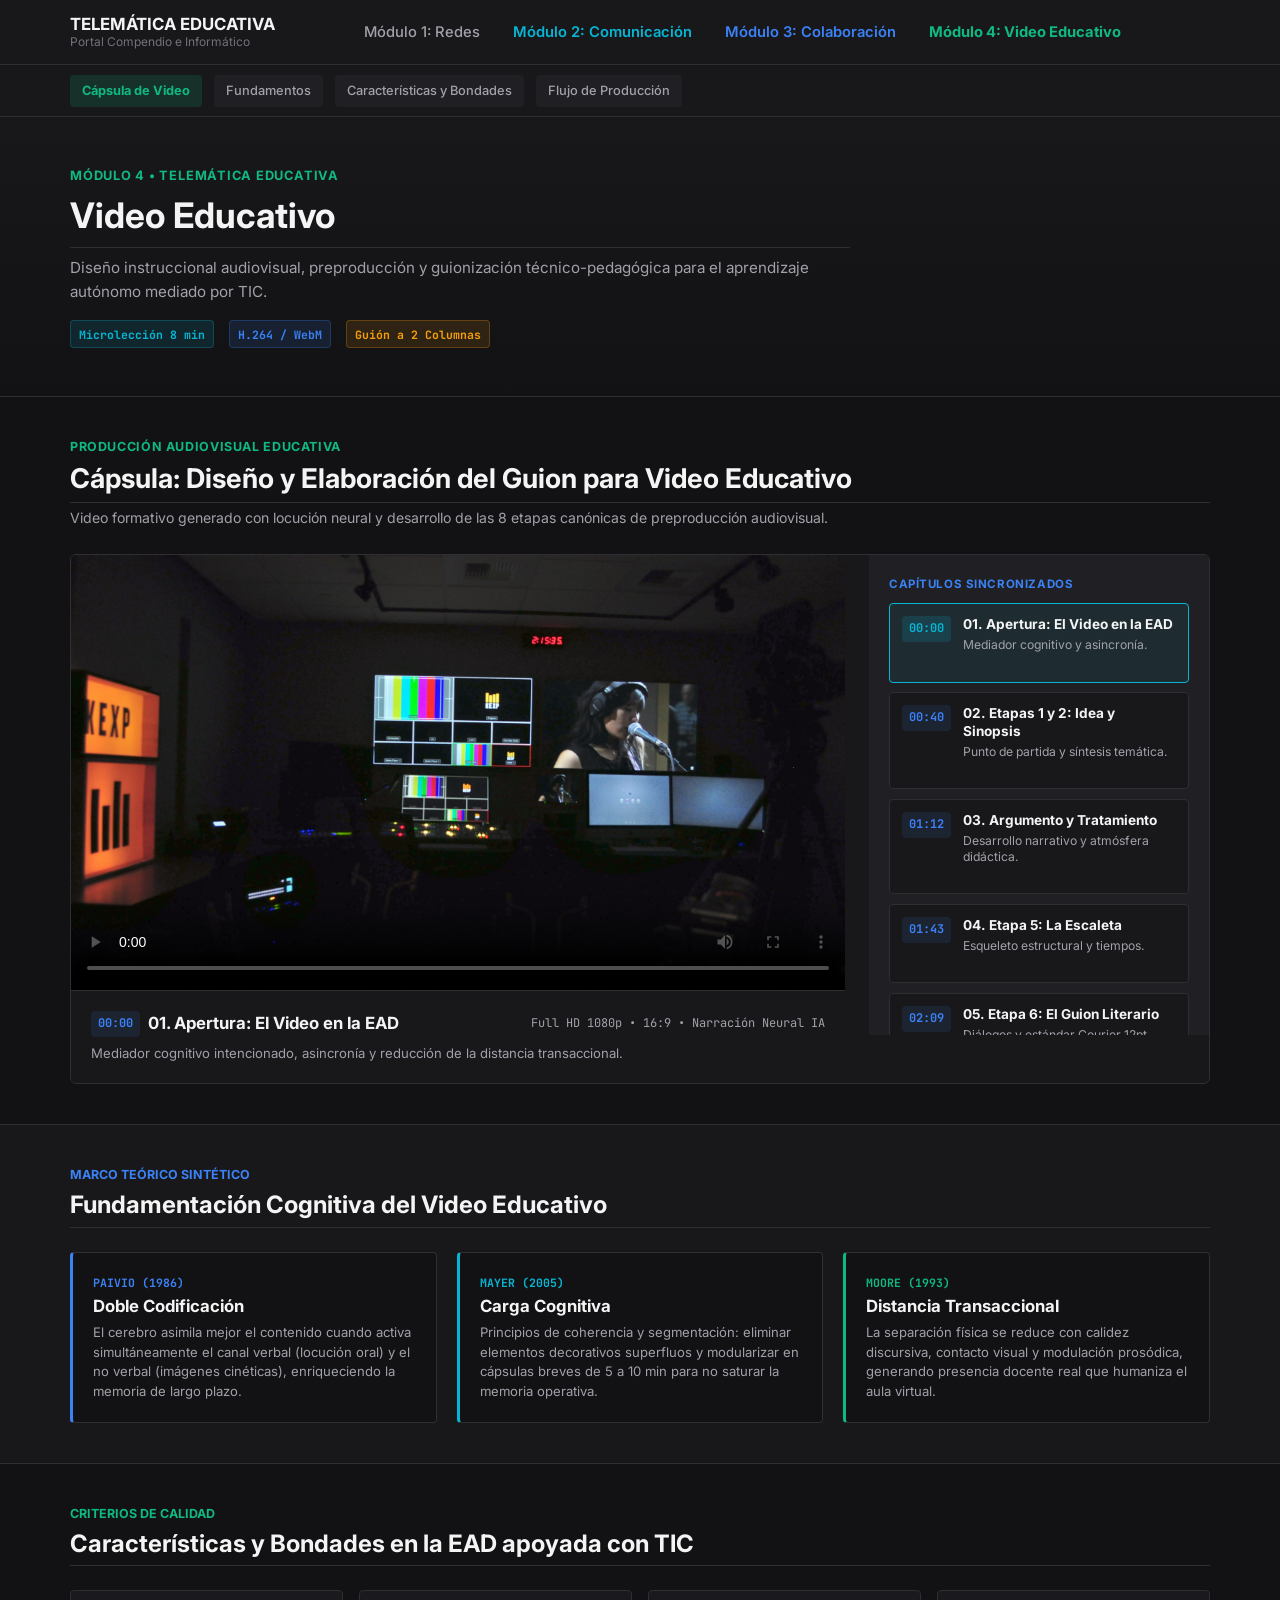
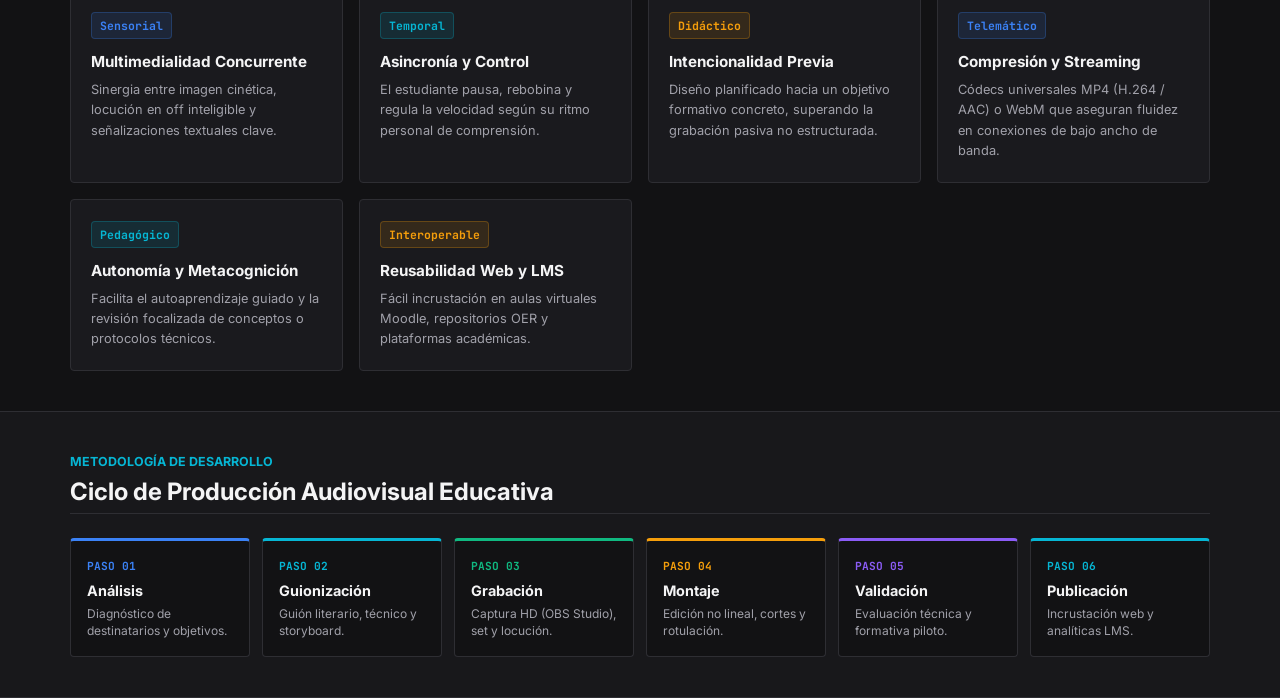
<file: unidad4.html>
<!DOCTYPE html>
<html lang="es" data-theme="dark">
<head>
  <meta charset="UTF-8">
  <meta name="viewport" content="width=device-width, initial-scale=1.0">
  <title>Módulo 4: Video Educativo | Telemática Educativa</title>
  <link rel="stylesheet" href="css/styles.css">
  <link rel="preconnect" href="https://fonts.googleapis.com">
  <link rel="preconnect" href="https://fonts.gstatic.com" crossorigin>
  <link href="https://fonts.googleapis.com/css2?family=Inter:wght@400;500;600;700&family=Outfit:wght@600;700;800&family=JetBrains+Mono:wght@400;500;600;700&display=swap" rel="stylesheet">
</head>
<body>

<header class="site-header" style="position: sticky; top: 0; z-index: 100;">
  <div class="container nav-container">
    <a aria-label="Portal Informativo de Telemática Educativa" class="brand-logo" href="index.html">
      <div class="brand-text">
        TELEMÁTICA EDUCATIVA
        <span>Portal Compendio e Informático</span>
      </div>
    </a>

    <nav aria-label="Navegación general" class="main-nav" id="mainNav">
      <ul class="nav-links">
        <li><a class="nav-link" href="index.html">Módulo 1: Redes</a></li>
        <li><a class="nav-link" href="unidad2.html" style="color: var(--accent); font-weight: 600;">Módulo 2: Comunicación</a></li>
        <li><a class="nav-link" href="unidad3.html" style="color: var(--primary); font-weight: 600;">Módulo 3: Colaboración</a></li>
        <li><a class="nav-link active" href="unidad4.html" style="color: #10b981; font-weight: 700;">Módulo 4: Video Educativo</a></li>
      </ul>
    </nav>

    <div class="header-actions">
      <button aria-expanded="false" aria-label="Abrir menú de navegación" class="mobile-menu-btn" id="mobileMenuBtn">
        <svg fill="none" height="22" stroke="currentColor" stroke-linecap="round" stroke-width="2" viewBox="0 0 24 24" width="22">
          <line x1="3" x2="21" y1="12" y2="12"></line>
          <line x1="3" x2="21" y1="6" y2="6"></line>
          <line x1="3" x2="21" y1="18" y2="18"></line>
        </svg>
      </button>
    </div>
  </div>
</header>

<div class="read-progress-bar" id="readingProgressBar"></div>

<nav aria-label="Navegación interna de la Unidad 4" class="unit-subnav" style="background: var(--bg-secondary); border-bottom: 1px solid var(--border-color); padding: 0.6rem 0;">
  <div class="container" style="display: flex; gap: 0.75rem; overflow-x: auto; scrollbar-width: none;">
    <a href="#capsula-video" class="nav-link" style="font-size: 0.8rem; padding: 0.35rem 0.75rem; border-radius: var(--radius-sm); background: rgba(16, 185, 129, 0.15); color: #10b981; font-weight: 700; white-space: nowrap;">Cápsula de Video</a>
    <a href="#fundamentos" class="nav-link" style="font-size: 0.8rem; padding: 0.35rem 0.75rem; border-radius: var(--radius-sm); background: var(--bg-tertiary); white-space: nowrap;">Fundamentos</a>
    <a href="#caracteristicas-bondades" class="nav-link" style="font-size: 0.8rem; padding: 0.35rem 0.75rem; border-radius: var(--radius-sm); background: var(--bg-tertiary); white-space: nowrap;">Características y Bondades</a>
    <a href="#metodologia" class="nav-link" style="font-size: 0.8rem; padding: 0.35rem 0.75rem; border-radius: var(--radius-sm); background: var(--bg-tertiary); white-space: nowrap;">Flujo de Producción</a>
  </div>
</nav>

<main>

<section class="section" style="padding-top: 3rem; padding-bottom: 2.5rem; background: linear-gradient(180deg, var(--bg-secondary) 0%, var(--bg-primary) 100%); border-bottom: 1px solid var(--border-color);">
  <div class="container">
    <div style="display: flex; justify-content: space-between; align-items: flex-start; flex-wrap: wrap; gap: 1rem;">
      <div>
        <div style="font-size: 0.8rem; font-weight: 700; color: #10b981; text-transform: uppercase; letter-spacing: 0.06em; margin-bottom: 0.4rem;">
          Módulo 4 • Telemática Educativa
        </div>
        <h1 class="page-title" style="font-size: 2.2rem; margin-bottom: 0.5rem;">
          Video Educativo
        </h1>
        <p style="max-width: 780px; color: var(--text-secondary); font-size: 0.95rem; line-height: 1.6; margin: 0;">
          Diseño instruccional audiovisual, preproducción y guionización técnico-pedagógica para el aprendizaje autónomo mediado por TIC.
        </p>
      </div>

      <div style="display: flex; gap: 0.6rem; flex-wrap: wrap;">
        <span class="script-cue-tag accent">Microlección 8 min</span>
        <span class="script-cue-tag">H.264 / WebM</span>
        <span class="script-cue-tag warning">Guión a 2 Columnas</span>
      </div>
    </div>
  </div>
</section>

<section class="section" id="capsula-video" style="padding-top: 2.5rem; padding-bottom: 2.5rem;">
  <div class="container">
    <div class="section-header" style="text-align: left; margin-bottom: 1.5rem;">
      <div style="font-size: 0.78rem; font-weight: 700; color: #10b981; text-transform: uppercase; letter-spacing: 0.05em;">Producción Audiovisual Educativa</div>
      <h2 class="section-title" style="font-size: 1.7rem; margin: 0.2rem 0;">Cápsula: Diseño y Elaboración del Guion para Video Educativo</h2>
      <p style="color: var(--text-secondary); font-size: 0.88rem; margin: 0;">
        Video formativo generado con locución neural y desarrollo de las 8 etapas canónicas de preproducción audiovisual.
      </p>
    </div>

    <div class="capsule-player-container" style="margin-top: 1rem;">
      <div>
        <div class="capsule-video-screen">
          <video id="capsuleVideoPlayer" controls playsinline preload="metadata" poster="assets/foto-edicion-video-estudio.jpg" style="width: 100%; height: 100%; display: block;">
            <source src="assets/video-guion-educativo.mp4" type="video/mp4">
            Su navegador no soporta la reproducción de video HTML5.
          </video>
        </div>
        <div style="padding: 1.25rem; background: var(--bg-secondary); border-top: 1px solid var(--border-color);">
          <div style="display: flex; justify-content: space-between; align-items: center; flex-wrap: wrap; gap: 0.5rem; margin-bottom: 0.4rem;">
            <div style="display: flex; align-items: center; gap: 0.5rem;">
              <span class="chapter-time-stamp" id="activeChapterTime">00:00</span>
              <h3 id="activeChapterTitle" style="font-size: 1.05rem; font-weight: 700; color: var(--text-primary); margin: 0;">
                01. Apertura: El Video en la EAD
              </h3>
            </div>
            <div style="font-size: 0.75rem; color: var(--text-secondary); font-family: 'JetBrains Mono', monospace;">
              Full HD 1080p • 16:9 • Narración Neural IA
            </div>
          </div>
          <p id="activeChapterDesc" style="font-size: 0.82rem; color: var(--text-secondary); line-height: 1.5; margin: 0;">
            Mediador cognitivo intencionado, asincronía y reducción de la distancia transaccional.
          </p>
        </div>
      </div>

      <div class="capsule-chapter-list">
        <div style="font-size: 0.72rem; font-weight: 700; color: var(--primary); text-transform: uppercase; letter-spacing: 0.05em; margin-bottom: 0.6rem;">
          Capítulos Sincronizados
        </div>
        <div class="capsule-chapter-item active" role="button" tabindex="0" data-seek-time="0" data-timestamp="00:00" data-title="01. Apertura: El Video en la EAD" data-desc="Mediador cognitivo intencionado, asincronía y reducción de la distancia transaccional.">
          <span class="chapter-time-stamp">00:00</span>
          <div class="chapter-info-col">
            <h4>01. Apertura: El Video en la EAD</h4>
            <p>Mediador cognitivo y asincronía.</p>
          </div>
        </div>
        <div class="capsule-chapter-item" role="button" tabindex="0" data-seek-time="40.3" data-timestamp="00:40" data-title="02. Etapas 1 y 2: Idea y Sinopsis" data-desc="El punto de partida en 1 a 2 líneas y el resumen argumental sin detalles visuales.">
          <span class="chapter-time-stamp">00:40</span>
          <div class="chapter-info-col">
            <h4>02. Etapas 1 y 2: Idea y Sinopsis</h4>
            <p>Punto de partida y síntesis temática.</p>
          </div>
        </div>
        <div class="capsule-chapter-item" role="button" tabindex="0" data-seek-time="72.2" data-timestamp="01:12" data-title="03. Etapas 3 y 4: Argumento y Tratamiento" data-desc="Desarrollo cronológico secuencial y definición de atmósfera, estilo y tono discursivo.">
          <span class="chapter-time-stamp">01:12</span>
          <div class="chapter-info-col">
            <h4>03. Argumento y Tratamiento</h4>
            <p>Desarrollo narrativo y atmósfera didáctica.</p>
          </div>
        </div>
        <div class="capsule-chapter-item" role="button" tabindex="0" data-seek-time="103.2" data-timestamp="01:43" data-title="04. Etapa 5: La Escaleta Estructural" data-desc="El esqueleto del guion: escenas ordenadas, balance pedagógico y microaprendizaje.">
          <span class="chapter-time-stamp">01:43</span>
          <div class="chapter-info-col">
            <h4>04. Etapa 5: La Escaleta</h4>
            <p>Esqueleto estructural y tiempos.</p>
          </div>
        </div>
        <div class="capsule-chapter-item" role="button" tabindex="0" data-seek-time="129.2" data-timestamp="02:09" data-title="05. Etapa 6: El Guion Literario" data-desc="Redacción de diálogos y voz en off en formato estándar Courier 12pt (1 pág ≈ 1 min).">
          <span class="chapter-time-stamp">02:09</span>
          <div class="chapter-info-col">
            <h4>05. Etapa 6: El Guion Literario</h4>
            <p>Diálogos y estándar Courier 12pt.</p>
          </div>
        </div>
        <div class="capsule-chapter-item" role="button" tabindex="0" data-seek-time="159.5" data-timestamp="02:39" data-title="06. Etapa 7: El Guion Técnico" data-desc="Guion de filmación a doble columna: planos (PG, PM, PP, PD), encuadres, audio e iluminación.">
          <span class="chapter-time-stamp">02:39</span>
          <div class="chapter-info-col">
            <h4>06. Etapa 7: El Guion Técnico</h4>
            <p>Doble columna y directrices de filmación.</p>
          </div>
        </div>
        <div class="capsule-chapter-item" role="button" tabindex="0" data-seek-time="188.5" data-timestamp="03:08" data-title="07. Etapa 8: El Storyboard" data-desc="Previsualización gráfica en viñetas 16:9 para optimizar el rodaje y montaje.">
          <span class="chapter-time-stamp">03:08</span>
          <div class="chapter-info-col">
            <h4>07. Etapa 8: El Storyboard</h4>
            <p>Viñetas secuenciales y composición.</p>
          </div>
        </div>
        <div class="capsule-chapter-item" role="button" tabindex="0" data-seek-time="214.4" data-timestamp="03:34" data-title="08. Cierre: Metacognición y Buenas Prácticas" data-desc="La planificación técnica como garantía de un aprendizaje autónomo significativo.">
          <span class="chapter-time-stamp">03:34</span>
          <div class="chapter-info-col">
            <h4>08. Cierre Metacognitivo</h4>
            <p>Planificación frente a improvisación.</p>
          </div>
        </div>
      </div>
    </div>
  </div>
</section>

<section class="section" id="fundamentos" style="background: var(--bg-secondary); padding-top: 2.5rem; padding-bottom: 2.5rem;">
  <div class="container">
    <div class="section-header" style="text-align: left; margin-bottom: 1.5rem;">
      <div style="font-size: 0.78rem; font-weight: 700; color: var(--primary); text-transform: uppercase;">Marco Teórico Sintético</div>
      <h2 class="section-title" style="font-size: 1.5rem; margin: 0.2rem 0;">Fundamentación Cognitiva del Video Educativo</h2>
    </div>

    <div style="display: grid; grid-template-columns: repeat(auto-fit, minmax(280px, 1fr)); gap: 1.25rem;">
      <div style="background: var(--bg-primary); border: 1px solid var(--border-color); border-left: 3px solid var(--primary); border-radius: var(--radius-sm); padding: 1.25rem;">
        <div style="font-family: 'JetBrains Mono', monospace; font-size: 0.72rem; color: var(--primary); font-weight: 700;">PAIVIO (1986)</div>
        <h3 style="font-size: 1.05rem; font-weight: 700; color: var(--text-primary); margin: 0.3rem 0;">Doble Codificación</h3>
        <p style="font-size: 0.82rem; color: var(--text-secondary); line-height: 1.5; margin: 0;">
          El cerebro asimila mejor el contenido cuando activa simultáneamente el canal verbal (locución oral) y el no verbal (imágenes cinéticas), enriqueciendo la memoria de largo plazo.
        </p>
      </div>

      <div style="background: var(--bg-primary); border: 1px solid var(--border-color); border-left: 3px solid var(--accent); border-radius: var(--radius-sm); padding: 1.25rem;">
        <div style="font-family: 'JetBrains Mono', monospace; font-size: 0.72rem; color: var(--accent); font-weight: 700;">MAYER (2005)</div>
        <h3 style="font-size: 1.05rem; font-weight: 700; color: var(--text-primary); margin: 0.3rem 0;">Carga Cognitiva</h3>
        <p style="font-size: 0.82rem; color: var(--text-secondary); line-height: 1.5; margin: 0;">
          Principios de coherencia y segmentación: eliminar elementos decorativos superfluos y modularizar en cápsulas breves de 5 a 10 min para no saturar la memoria operativa.
        </p>
      </div>

      <div style="background: var(--bg-primary); border: 1px solid var(--border-color); border-left: 3px solid #10b981; border-radius: var(--radius-sm); padding: 1.25rem;">
        <div style="font-family: 'JetBrains Mono', monospace; font-size: 0.72rem; color: #10b981; font-weight: 700;">MOORE (1993)</div>
        <h3 style="font-size: 1.05rem; font-weight: 700; color: var(--text-primary); margin: 0.3rem 0;">Distancia Transaccional</h3>
        <p style="font-size: 0.82rem; color: var(--text-secondary); line-height: 1.5; margin: 0;">
          La separación física se reduce con calidez discursiva, contacto visual y modulación prosódica, generando presencia docente real que humaniza el aula virtual.
        </p>
      </div>
    </div>
  </div>
</section>

<section class="section" id="caracteristicas-bondades" style="padding-top: 2.5rem; padding-bottom: 2.5rem;">
  <div class="container">
    <div class="section-header" style="text-align: left; margin-bottom: 1.5rem;">
      <div style="font-size: 0.78rem; font-weight: 700; color: #10b981; text-transform: uppercase;">Criterios de Calidad</div>
      <h2 class="section-title" style="font-size: 1.5rem; margin: 0.2rem 0;">Características y Bondades en la EAD apoyada con TIC</h2>
    </div>

    <div style="display: grid; grid-template-columns: repeat(auto-fit, minmax(260px, 1fr)); gap: 1rem;">
      <div class="wiki-card" style="padding: 1.25rem;">
        <span class="script-cue-tag">Sensorial</span>
        <h3 class="wiki-card-title" style="font-size: 0.95rem; margin-top: 0.3rem;">Multimedialidad Concurrente</h3>
        <p class="wiki-card-desc" style="font-size: 0.8rem; margin: 0;">
          Sinergia entre imagen cinética, locución en off inteligible y señalizaciones textuales clave.
        </p>
      </div>

      <div class="wiki-card" style="padding: 1.25rem;">
        <span class="script-cue-tag accent">Temporal</span>
        <h3 class="wiki-card-title" style="font-size: 0.95rem; margin-top: 0.3rem;">Asincronía y Control</h3>
        <p class="wiki-card-desc" style="font-size: 0.8rem; margin: 0;">
          El estudiante pausa, rebobina y regula la velocidad según su ritmo personal de comprensión.
        </p>
      </div>

      <div class="wiki-card" style="padding: 1.25rem;">
        <span class="script-cue-tag warning">Didáctico</span>
        <h3 class="wiki-card-title" style="font-size: 0.95rem; margin-top: 0.3rem;">Intencionalidad Previa</h3>
        <p class="wiki-card-desc" style="font-size: 0.8rem; margin: 0;">
          Diseño planificado hacia un objetivo formativo concreto, superando la grabación pasiva no estructurada.
        </p>
      </div>

      <div class="wiki-card" style="padding: 1.25rem;">
        <span class="script-cue-tag">Telemático</span>
        <h3 class="wiki-card-title" style="font-size: 0.95rem; margin-top: 0.3rem;">Compresión y Streaming</h3>
        <p class="wiki-card-desc" style="font-size: 0.8rem; margin: 0;">
          Códecs universales MP4 (H.264 / AAC) o WebM que aseguran fluidez en conexiones de bajo ancho de banda.
        </p>
      </div>

      <div class="wiki-card" style="padding: 1.25rem;">
        <span class="script-cue-tag accent">Pedagógico</span>
        <h3 class="wiki-card-title" style="font-size: 0.95rem; margin-top: 0.3rem;">Autonomía y Metacognición</h3>
        <p class="wiki-card-desc" style="font-size: 0.8rem; margin: 0;">
          Facilita el autoaprendizaje guiado y la revisión focalizada de conceptos o protocolos técnicos.
        </p>
      </div>

      <div class="wiki-card" style="padding: 1.25rem;">
        <span class="script-cue-tag warning">Interoperable</span>
        <h3 class="wiki-card-title" style="font-size: 0.95rem; margin-top: 0.3rem;">Reusabilidad Web y LMS</h3>
        <p class="wiki-card-desc" style="font-size: 0.8rem; margin: 0;">
          Fácil incrustación en aulas virtuales Moodle, repositorios OER y plataformas académicas.
        </p>
      </div>
    </div>
  </div>
</section>

<section class="section" id="metodologia" style="background: var(--bg-secondary); padding-top: 2.5rem; padding-bottom: 2.5rem;">
  <div class="container">
    <div class="section-header" style="text-align: left; margin-bottom: 1.5rem;">
      <div style="font-size: 0.78rem; font-weight: 700; color: var(--accent); text-transform: uppercase;">Metodología de Desarrollo</div>
      <h2 class="section-title" style="font-size: 1.5rem; margin: 0.2rem 0;">Ciclo de Producción Audiovisual Educativa</h2>
    </div>

    <div style="display: grid; grid-template-columns: repeat(auto-fit, minmax(160px, 1fr)); gap: 0.75rem;">
      <div style="background: var(--bg-primary); border: 1px solid var(--border-color); border-top: 3px solid var(--primary); border-radius: var(--radius-sm); padding: 1rem;">
        <div style="font-family: 'JetBrains Mono', monospace; font-size: 0.7rem; font-weight: 700; color: var(--primary);">PASO 01</div>
        <div style="font-size: 0.9rem; font-weight: 700; color: var(--text-primary); margin: 0.2rem 0;">Análisis</div>
        <p style="font-size: 0.75rem; color: var(--text-secondary); line-height: 1.4; margin: 0;">Diagnóstico de destinatarios y objetivos.</p>
      </div>

      <div style="background: var(--bg-primary); border: 1px solid var(--border-color); border-top: 3px solid var(--accent); border-radius: var(--radius-sm); padding: 1rem;">
        <div style="font-family: 'JetBrains Mono', monospace; font-size: 0.7rem; font-weight: 700; color: var(--accent);">PASO 02</div>
        <div style="font-size: 0.9rem; font-weight: 700; color: var(--text-primary); margin: 0.2rem 0;">Guionización</div>
        <p style="font-size: 0.75rem; color: var(--text-secondary); line-height: 1.4; margin: 0;">Guión literario, técnico y storyboard.</p>
      </div>

      <div style="background: var(--bg-primary); border: 1px solid var(--border-color); border-top: 3px solid #10b981; border-radius: var(--radius-sm); padding: 1rem;">
        <div style="font-family: 'JetBrains Mono', monospace; font-size: 0.7rem; font-weight: 700; color: #10b981;">PASO 03</div>
        <div style="font-size: 0.9rem; font-weight: 700; color: var(--text-primary); margin: 0.2rem 0;">Grabación</div>
        <p style="font-size: 0.75rem; color: var(--text-secondary); line-height: 1.4; margin: 0;">Captura HD (OBS Studio), set y locución.</p>
      </div>

      <div style="background: var(--bg-primary); border: 1px solid var(--border-color); border-top: 3px solid #f59e0b; border-radius: var(--radius-sm); padding: 1rem;">
        <div style="font-family: 'JetBrains Mono', monospace; font-size: 0.7rem; font-weight: 700; color: #f59e0b;">PASO 04</div>
        <div style="font-size: 0.9rem; font-weight: 700; color: var(--text-primary); margin: 0.2rem 0;">Montaje</div>
        <p style="font-size: 0.75rem; color: var(--text-secondary); line-height: 1.4; margin: 0;">Edición no lineal, cortes y rotulación.</p>
      </div>

      <div style="background: var(--bg-primary); border: 1px solid var(--border-color); border-top: 3px solid #8b5cf6; border-radius: var(--radius-sm); padding: 1rem;">
        <div style="font-family: 'JetBrains Mono', monospace; font-size: 0.7rem; font-weight: 700; color: #8b5cf6;">PASO 05</div>
        <div style="font-size: 0.9rem; font-weight: 700; color: var(--text-primary); margin: 0.2rem 0;">Validación</div>
        <p style="font-size: 0.75rem; color: var(--text-secondary); line-height: 1.4; margin: 0;">Evaluación técnica y formativa piloto.</p>
      </div>

      <div style="background: var(--bg-primary); border: 1px solid var(--border-color); border-top: 3px solid #06b6d4; border-radius: var(--radius-sm); padding: 1rem;">
        <div style="font-family: 'JetBrains Mono', monospace; font-size: 0.7rem; font-weight: 700; color: #06b6d4;">PASO 06</div>
        <div style="font-size: 0.9rem; font-weight: 700; color: var(--text-primary); margin: 0.2rem 0;">Publicación</div>
        <p style="font-size: 0.75rem; color: var(--text-secondary); line-height: 1.4; margin: 0;">Incrustación web y analíticas LMS.</p>
      </div>
    </div>
  </div>
</section>

</main>

<script src="js/app.js"></script>
</body>
</html>
</file>
<file: css/styles.css>
@import url("https://fonts.googleapis.com/css2?family=Inter:wght@400;500;600;700&family=JetBrains+Mono:wght@400;600&family=Newsreader:ital,opsz,wght@0,6..72,400;0,6..72,600;1,6..72,400&display=swap");

:root {
  --bg-primary: #121214;
  --bg-secondary: #18181b;
  --bg-tertiary: #202024;
  --bg-card: #1a1a1e;
  --bg-card-hover: #222227;
  
  --text-primary: #f4f4f5;
  --text-secondary: #a1a1aa;
  --text-muted: #71717a;
  --text-accent: #e4e4e7;
  
  --border-color: #2e2e33;
  --border-hover: #44444c;
  --border-subtle: #242428;
  
  --primary: #3b82f6;
  --primary-hover: #2563eb;
  --link-color: #60a5fa;
  --link-hover: #93c5fd;
  
  --success: #10b981;
  --success-light: rgba(16, 185, 129, 0.12);
  --danger: #ef4444;
  --danger-light: rgba(239, 68, 68, 0.12);
  --accent: #06b6d4;

  --radius-sm: 4px;
  --radius-md: 6px;
  --radius-lg: 6px;

  --shadow-sm: 0 1px 2px rgba(0, 0, 0, 0.3);
  --shadow-md: 0 2px 6px rgba(0, 0, 0, 0.35);

  --font-body: "Inter", system-ui, -apple-system, BlinkMacSystemFont, "Segoe UI", Roboto, sans-serif;
  --font-heading: "Inter", system-ui, -apple-system, BlinkMacSystemFont, "Segoe UI", Roboto, sans-serif;
  --font-mono: "JetBrains Mono", Consolas, Monaco, monospace;
  --font-editorial: "Newsreader", Georgia, serif;

  --container-max: 1180px;
}

*, *::before, *::after {
  box-sizing: border-box;
  margin: 0;
  padding: 0;
}

html {
  scroll-behavior: smooth;
  font-size: 16px;
}

body {
  font-family: var(--font-body);
  background-color: var(--bg-primary);
  color: var(--text-primary);
  line-height: 1.65;
  min-height: 100vh;
  display: flex;
  flex-direction: column;
}

::-webkit-scrollbar {
  width: 8px;
  height: 8px;
}
::-webkit-scrollbar-track {
  background: var(--bg-primary);
}
::-webkit-scrollbar-thumb {
  background: #3f3f46;
  border-radius: 4px;
}
::-webkit-scrollbar-thumb:hover {
  background: #52525b;
}

h1, h2, h3, h4, h5, h6 {
  font-family: var(--font-heading);
  color: var(--text-primary);
  font-weight: 700;
  line-height: 1.3;
}

h1 { font-size: 2.2rem; }
h2 { font-size: 1.65rem; }
h3 { font-size: 1.3rem; }
h4 { font-size: 1.1rem; }

p {
  margin-bottom: 1rem;
  color: var(--text-secondary);
}

strong {
  color: var(--text-primary);
  font-weight: 600;
}

a {
  color: var(--link-color);
  text-decoration: none;
}
a:hover {
  color: var(--link-hover);
  text-decoration: underline;
}

code {
  font-family: var(--font-mono);
  font-size: 0.9em;
  background: var(--bg-tertiary);
  padding: 0.15rem 0.4rem;
  border-radius: var(--radius-sm);
  border: 1px solid var(--border-color);
}

.container {
  width: 100%;
  max-width: var(--container-max);
  margin: 0 auto;
  padding: 0 1.25rem;
}

.site-header {
  position: sticky;
  top: 0;
  z-index: 100;
  background-color: var(--bg-secondary);
  border-bottom: 1px solid var(--border-color);
}

.nav-container {
  display: flex;
  align-items: center;
  justify-content: space-between;
  height: 64px;
}

.brand-logo {
  display: flex;
  align-items: center;
  gap: 0.75rem;
  text-decoration: none;
}
.brand-logo:hover {
  text-decoration: none;
}

.brand-text {
  display: flex;
  flex-direction: column;
  font-size: 1.05rem;
  font-weight: 700;
  color: var(--text-primary);
  line-height: 1.15;
}
.brand-text span {
  font-size: 0.75rem;
  color: var(--text-muted);
  font-weight: 400;
}

.main-nav {
  display: flex;
  align-items: center;
}

.nav-links {
  display: flex;
  align-items: center;
  gap: 0.35rem;
  list-style: none;
}

.nav-link {
  display: inline-block;
  padding: 0.45rem 0.85rem;
  font-size: 0.92rem;
  font-weight: 500;
  color: var(--text-secondary);
  border-radius: var(--radius-sm);
  transition: background 0.15s, color 0.15s;
}
.nav-link:hover {
  background: var(--bg-tertiary);
  color: var(--text-primary);
  text-decoration: none;
}
.nav-link.active {
  background: var(--bg-tertiary);
  color: var(--primary);
  font-weight: 600;
  border-bottom: 2px solid var(--primary);
}

.mobile-menu-btn {
  display: none;
  background: var(--bg-tertiary);
  border: 1px solid var(--border-color);
  color: var(--text-primary);
  padding: 0.45rem;
  border-radius: var(--radius-sm);
  cursor: pointer;
}

.carousel-section {
  padding: 1.25rem 0 1.5rem;
  background: var(--bg-secondary);
  border-bottom: 1px solid var(--border-color);
}

.carousel-container {
  position: relative;
  overflow: hidden;
  border: 1px solid var(--border-color);
  border-radius: var(--radius-md);
  background: #18181b;
  max-width: 1000px;
  margin: 0 auto;
}

.carousel-slides {
  position: relative;
  width: 100%;
  aspect-ratio: 12 / 5;
  min-height: 240px;
}

.carousel-slide {
  position: absolute;
  top: 0;
  left: 0;
  width: 100%;
  height: 100%;
  opacity: 0;
  visibility: hidden;
  transition: opacity 0.35s ease-in-out, visibility 0.35s ease-in-out;
}
.carousel-slide.active {
  opacity: 1;
  visibility: visible;
}

.carousel-slide img {
  width: 100%;
  height: 100%;
  object-fit: cover;
  background: #18181b;
  display: block;
}

.carousel-caption {
  position: absolute;
  bottom: 0;
  left: 0;
  right: 0;
  background: linear-gradient(to top, rgba(18, 18, 20, 0.95) 0%, rgba(18, 18, 20, 0.72) 65%, rgba(18, 18, 20, 0) 100%);
  padding: 3rem 2rem 1.25rem;
  color: #f4f4f5;
  text-align: left;
  pointer-events: none;
}
.carousel-caption-badge {
  display: block;
  font-size: 0.8rem;
  font-weight: 700;
  text-transform: uppercase;
  letter-spacing: 0.06em;
  color: var(--accent);
  margin-bottom: 0.35rem;
}
.carousel-caption-title {
  font-size: 1.35rem;
  font-weight: 800;
  color: #ffffff;
  margin: 0 0 0.25rem 0;
}
.carousel-caption-desc {
  font-size: 0.92rem;
  color: #d4d4d8;
  margin: 0;
  max-width: 800px;
}

.carousel-btn {
  position: absolute;
  top: 50%;
  transform: translateY(-50%);
  background: rgba(24, 24, 27, 0.85);
  color: var(--text-primary);
  border: 1px solid var(--border-color);
  border-radius: var(--radius-sm);
  width: 38px;
  height: 44px;
  font-size: 1.2rem;
  display: flex;
  align-items: center;
  justify-content: center;
  cursor: pointer;
  z-index: 5;
  transition: background 0.15s, border-color 0.15s;
}
.carousel-btn:hover {
  background: #27272a;
  border-color: #52525b;
}
.carousel-prev { left: 10px; }
.carousel-next { right: 10px; }

.carousel-indicators {
  position: absolute;
  bottom: 10px;
  right: 16px;
  display: flex;
  gap: 6px;
  z-index: 5;
}

.carousel-dot {
  width: 20px;
  height: 4px;
  background: rgba(255, 255, 255, 0.3);
  border: none;
  border-radius: 2px;
  cursor: pointer;
  padding: 0;
  transition: background 0.15s, width 0.15s;
}
.carousel-dot.active {
  background: var(--primary);
  width: 30px;
}

.wiki-article-grid {
  display: grid;
  grid-template-columns: 1fr 310px;
  gap: 2rem;
  align-items: start;
}

.wiki-main-content {
  min-width: 0;
}

.page-title {
  font-size: 2.2rem;
  margin-bottom: 0.75rem;
  padding-bottom: 0.5rem;
  border-bottom: 1px solid var(--border-color);
}

.lead-text {
  font-size: 1.08rem;
  line-height: 1.7;
  color: var(--text-primary);
  margin-bottom: 1.25rem;
}

.info-notice-box {
  background: var(--bg-tertiary);
  border: 1px solid var(--border-color);
  border-left: 4px solid var(--primary);
  padding: 1rem 1.25rem;
  border-radius: var(--radius-sm);
  margin: 1.5rem 0;
}
.info-notice-box p {
  margin-bottom: 0;
  font-size: 0.95rem;
}

.wiki-infobox {
  background: var(--bg-card);
  border: 1px solid var(--border-color);
  border-radius: var(--radius-sm);
  font-size: 0.88rem;
}

.infobox-header {
  background: var(--bg-tertiary);
  padding: 0.65rem 1rem;
  font-weight: 700;
  text-align: center;
  border-bottom: 1px solid var(--border-color);
  color: var(--text-primary);
}

.infobox-item {
  display: grid;
  grid-template-columns: 110px 1fr;
  padding: 0.55rem 0.85rem;
  border-bottom: 1px solid var(--border-subtle);
  line-height: 1.45;
}
.infobox-item:last-child {
  border-bottom: none;
}
.infobox-label {
  font-weight: 600;
  color: var(--text-secondary);
}
.infobox-data {
  color: var(--text-primary);
}

.section {
  padding: 3rem 0;
  border-bottom: 1px solid var(--border-color);
}

.section-header {
  margin-bottom: 2rem;
}
.section-title {
  font-size: 1.6rem;
  margin-bottom: 0.35rem;
  border-bottom: 1px solid var(--border-color);
  padding-bottom: 0.4rem;
}
.section-subtitle {
  color: var(--text-muted);
  font-size: 0.95rem;
}

.wiki-cards-grid {
  display: grid;
  grid-template-columns: repeat(auto-fit, minmax(260px, 1fr));
  gap: 1.25rem;
}

.wiki-card {
  background: var(--bg-card);
  border: 1px solid var(--border-color);
  border-radius: var(--radius-sm);
  padding: 1.25rem;
}
.wiki-card-title {
  font-size: 1.1rem;
  margin-bottom: 0.5rem;
  color: var(--text-primary);
}
.wiki-card-desc {
  font-size: 0.92rem;
  color: var(--text-secondary);
  margin-bottom: 0;
  line-height: 1.6;
}

.thematic-sections-list {
  display: flex;
  flex-direction: column;
  gap: 1.5rem;
}

.thematic-row {
  background: var(--bg-card);
  border: 1px solid var(--border-color);
  border-radius: var(--radius-sm);
  padding: 1.5rem;
}

.thematic-row-badge {
  font-size: 0.78rem;
  text-transform: uppercase;
  letter-spacing: 0.05em;
  color: var(--primary);
  font-weight: 700;
  margin-bottom: 0.35rem;
}

.thematic-row-title {
  font-size: 1.3rem;
  margin-bottom: 0.6rem;
  color: var(--text-primary);
}

.thematic-row-text {
  font-size: 0.95rem;
  color: var(--text-secondary);
  line-height: 1.65;
  margin-bottom: 0;
}

.wiki-table-container {
  overflow-x: auto;
}

.wiki-table {
  width: 100%;
  border-collapse: collapse;
  background: var(--bg-card);
  border: 1px solid var(--border-color);
  font-size: 0.92rem;
}

.wiki-table th,
.wiki-table td {
  padding: 0.75rem 1rem;
  border: 1px solid var(--border-color);
  text-align: left;
  line-height: 1.55;
}

.wiki-table th {
  background: var(--bg-tertiary);
  color: var(--text-primary);
  font-weight: 600;
}

.wiki-table tr:hover {
  background: var(--bg-card-hover);
}

.btn {
  display: inline-flex;
  align-items: center;
  gap: 0.4rem;
  padding: 0.5rem 1rem;
  font-size: 0.9rem;
  font-weight: 600;
  border-radius: var(--radius-sm);
  border: 1px solid var(--border-color);
  cursor: pointer;
  text-decoration: none;
  transition: background 0.15s, border-color 0.15s;
}
.btn:hover {
  text-decoration: none;
}

.btn-primary {
  background: #2563eb;
  border-color: #3b82f6;
  color: #ffffff;
}
.btn-primary:hover {
  background: #1d4ed8;
  border-color: #2563eb;
  color: #ffffff;
}

.btn-outline {
  background: var(--bg-tertiary);
  border-color: var(--border-color);
  color: var(--text-primary);
}
.btn-outline:hover {
  background: #27272a;
  border-color: #52525b;
}

.btn-sm {
  padding: 0.35rem 0.75rem;
  font-size: 0.82rem;
}

.unit-subnav {
  position: sticky;
  top: 64px;
  z-index: 90;
  background: var(--bg-secondary);
  border-bottom: 1px solid var(--border-color);
  padding: 0.5rem 0;
  overflow-x: auto;
}

.unit-subnav-list {
  display: flex;
  gap: 0.35rem;
  list-style: none;
  white-space: nowrap;
}

.unit-subnav-link {
  display: inline-block;
  padding: 0.35rem 0.65rem;
  font-size: 0.85rem;
  color: var(--text-secondary);
  border-radius: var(--radius-sm);
  border: 1px solid transparent;
}
.unit-subnav-link:hover {
  background: var(--bg-tertiary);
  color: var(--text-primary);
  text-decoration: none;
}
.unit-subnav-link.active {
  background: var(--bg-tertiary);
  border-color: var(--border-color);
  color: var(--primary);
  font-weight: 600;
}

.read-progress-bar {
  position: fixed;
  top: 0;
  left: 0;
  height: 3px;
  background: var(--primary);
  z-index: 1000;
  width: 0%;
}

.search-box-container {
  display: flex;
  align-items: center;
  background: var(--bg-card);
  border: 1px solid var(--border-color);
  border-radius: var(--radius-sm);
  padding: 0.4rem 0.85rem;
  max-width: 450px;
  margin-bottom: 1.5rem;
}
.search-icon-svg {
  width: 18px;
  height: 18px;
  color: var(--text-muted);
  margin-right: 0.5rem;
}
.search-input {
  background: none;
  border: none;
  outline: none;
  color: var(--text-primary);
  font-size: 0.92rem;
  width: 100%;
}

.definitions-grid {
  display: grid;
  grid-template-columns: repeat(auto-fit, minmax(280px, 1fr));
  gap: 1rem;
}

.definition-card {
  background: var(--bg-card);
  border: 1px solid var(--border-color);
  border-radius: var(--radius-sm);
  padding: 1.15rem;
}
.def-term {
  font-size: 1.05rem;
  color: var(--text-primary);
  margin-bottom: 0.4rem;
  border-bottom: 1px solid var(--border-subtle);
  padding-bottom: 0.35rem;
}
.definition-card p {
  font-size: 0.92rem;
  margin-bottom: 0;
}

.network-scope-grid {
  display: grid;
  grid-template-columns: repeat(auto-fit, minmax(240px, 1fr));
  gap: 1rem;
}

.scope-card {
  background: var(--bg-card);
  border: 1px solid var(--border-color);
  border-radius: var(--radius-sm);
  padding: 1.25rem;
}
.scope-icon-wrap {
  color: var(--primary);
  margin-bottom: 0.5rem;
}
.scope-acronym {
  font-size: 1.25rem;
  font-weight: 700;
  color: var(--text-primary);
}
.scope-name {
  font-size: 0.85rem;
  color: var(--text-muted);
  margin-bottom: 0.5rem;
}
.scope-card p {
  font-size: 0.9rem;
  margin-bottom: 0;
}

.protocols-grid {
  display: grid;
  grid-template-columns: repeat(auto-fit, minmax(240px, 1fr));
  gap: 1rem;
}

.protocol-card {
  background: var(--bg-card);
  border: 1px solid var(--border-color);
  border-radius: var(--radius-sm);
  padding: 1.25rem;
}
.protocol-code {
  font-size: 1.2rem;
  font-weight: 700;
  color: var(--primary);
  font-family: var(--font-mono);
}

.diagram-figure {
  margin: 2.5rem auto;
  max-width: 900px;
  background: var(--bg-card);
  border: 1px solid var(--border-color);
  border-radius: var(--radius-sm);
  padding: 1.25rem;
  text-align: center;
}
.wiki-figure-img-wrap {
  background-color: #ffffff;
  border-radius: var(--radius-sm);
  padding: 1.25rem;
  display: flex;
  justify-content: center;
  align-items: center;
  margin-bottom: 0.85rem;
  border: 1px solid #e2e8f0;
}
.wiki-figure-img-wrap img {
  max-width: 100%;
  height: auto;
  max-height: 480px;
  object-fit: contain;
  display: block;
}
.diagram-figure > img {
  width: 100%;
  max-width: 820px;
  margin: 0 auto;
  display: block;
}
.diagram-caption {
  margin-top: 0.75rem;
  font-size: 0.88rem;
  color: var(--text-secondary);
  line-height: 1.45;
  text-align: left;
}

.simulator-container {
  background: var(--bg-card);
  border: 1px solid var(--border-color);
  border-radius: var(--radius-sm);
  padding: 1.5rem;
  margin-bottom: 2rem;
}

.sim-telemetry-bar {
  display: flex;
  flex-wrap: wrap;
  gap: 1.25rem;
  background: var(--bg-tertiary);
  border: 1px solid var(--border-color);
  border-radius: var(--radius-sm);
  padding: 0.65rem 1rem;
  font-size: 0.85rem;
  margin-bottom: 1.25rem;
}

.sim-controls {
  display: flex;
  gap: 0.75rem;
  margin-bottom: 1.5rem;
}
.sim-input {
  flex: 1;
  background: var(--bg-tertiary);
  border: 1px solid var(--border-color);
  color: var(--text-primary);
  padding: 0.55rem 0.85rem;
  border-radius: var(--radius-sm);
  font-size: 0.92rem;
}

.sim-stage {
  display: grid;
  grid-template-columns: 140px 1fr 140px;
  align-items: center;
  gap: 1rem;
  background: var(--bg-secondary);
  border: 1px solid var(--border-color);
  border-radius: var(--radius-sm);
  padding: 1.5rem;
  margin-bottom: 1.25rem;
  text-align: center;
}

.sim-node {
  background: var(--bg-tertiary);
  border: 1px solid var(--border-color);
  border-radius: var(--radius-sm);
  padding: 1rem 0.5rem;
}
.sim-node-icon {
  color: var(--primary);
  margin-bottom: 0.35rem;
}
.sim-node.active-tx {
  border-color: var(--primary);
}
.sim-node.active-rx {
  border-color: var(--success);
}

.sim-network-path {
  position: relative;
  text-align: center;
}
.sim-cable {
  height: 4px;
  background: #3f3f46;
  position: relative;
  border-radius: 2px;
}
.sim-packet-dot {
  position: absolute;
  top: -6px;
  left: 0;
  width: 16px;
  height: 16px;
  background: var(--primary);
  border-radius: 3px;
  display: none;
}
.sim-packet-dot.traveling {
  display: block;
  animation: packetTravel 1.6s ease-in-out forwards;
}

@keyframes packetTravel {
  0% { left: 0%; }
  100% { left: calc(100% - 16px); }
}

.packets-breakdown {
  display: grid;
  grid-template-columns: repeat(auto-fit, minmax(220px, 1fr));
  gap: 0.75rem;
  margin-top: 1rem;
}

.packet-card {
  background: var(--bg-tertiary);
  border: 1px solid var(--border-color);
  border-radius: var(--radius-sm);
  padding: 0.75rem;
  font-size: 0.85rem;
}
.packet-header {
  display: flex;
  justify-content: space-between;
  font-weight: 600;
  color: var(--primary);
  margin-bottom: 0.35rem;
}

.topology-viewer {
  display: grid;
  grid-template-columns: 200px 1fr;
  gap: 1.25rem;
  background: var(--bg-card);
  border: 1px solid var(--border-color);
  border-radius: var(--radius-sm);
  padding: 1.25rem;
}

.topology-nav {
  display: flex;
  flex-direction: column;
  gap: 0.4rem;
}

.topology-btn {
  background: var(--bg-tertiary);
  border: 1px solid var(--border-color);
  color: var(--text-primary);
  padding: 0.6rem 0.85rem;
  border-radius: var(--radius-sm);
  display: flex;
  justify-content: space-between;
  cursor: pointer;
  font-size: 0.88rem;
  text-align: left;
}
.topology-btn.active {
  background: #2563eb;
  border-color: #3b82f6;
  color: #ffffff;
  font-weight: 600;
}

.topology-display {
  display: grid;
  grid-template-columns: 240px 1fr;
  gap: 1.5rem;
  align-items: center;
  background: var(--bg-secondary);
  border: 1px solid var(--border-color);
  border-radius: var(--radius-sm);
  padding: 1.25rem;
}
.topology-canvas-wrap {
  width: 100%;
  min-height: 210px;
  background: #ffffff;
  border-radius: var(--radius-sm);
  border: 1px solid rgba(255, 255, 255, 0.15);
  display: flex;
  align-items: center;
  justify-content: center;
  padding: 1rem;
}
.topology-canvas-wrap img {
  max-height: 180px;
  max-width: 100%;
  width: auto;
  height: auto;
  object-fit: contain;
  display: block;
}
.topology-title {
  font-size: 1.15rem;
  margin-bottom: 0.5rem;
  color: var(--text-primary);
}

.url-inspector-card {
  background: var(--bg-card);
  border: 1px solid var(--border-color);
  border-radius: var(--radius-sm);
  padding: 1.25rem;
  margin-bottom: 1.5rem;
}

.url-interactive-bar {
  display: flex;
  flex-wrap: wrap;
  gap: 0.25rem;
  background: var(--bg-secondary);
  border: 1px solid var(--border-color);
  border-radius: var(--radius-sm);
  padding: 0.5rem;
  font-family: var(--font-mono);
  font-size: 1rem;
  margin: 1rem 0;
}

.url-part {
  padding: 0.25rem 0.5rem;
  border-radius: var(--radius-sm);
  cursor: pointer;
  border: 1px solid transparent;
}
.url-part:hover, .url-part.active {
  border-color: #52525b;
}

.url-proto { background: #1e293b; color: #38bdf8; }
.url-sub { background: #1e293b; color: #60a5fa; }
.url-dom { background: #2e1065; color: #c084fc; }
.url-tld { background: #064e3b; color: #34d399; }
.url-path { background: #451a03; color: #fbbf24; }

.url-explain-box {
  background: var(--bg-tertiary);
  border: 1px solid var(--border-color);
  border-radius: var(--radius-sm);
  padding: 0.85rem;
  font-size: 0.9rem;
}
.url-explain-box p { margin-bottom: 0; }

.essay-container {
  background: var(--bg-card);
  border: 1px solid var(--border-color);
  border-radius: var(--radius-sm);
  padding: 2rem;
}

.essay-toolbar {
  display: flex;
  justify-content: space-between;
  align-items: center;
  flex-wrap: wrap;
  gap: 1rem;
  padding-bottom: 1rem;
  border-bottom: 1px solid var(--border-color);
  margin-bottom: 1.5rem;
}
.essay-toolbar-actions {
  display: flex;
  gap: 0.5rem;
}
.essay-btn {
  background: var(--bg-tertiary);
  border: 1px solid var(--border-color);
  color: var(--text-primary);
  padding: 0.35rem 0.75rem;
  font-size: 0.85rem;
  border-radius: var(--radius-sm);
  cursor: pointer;
}
.essay-btn:hover {
  background: #27272a;
}

.essay-header-academic {
  margin-bottom: 1.5rem;
  padding-bottom: 1rem;
  border-bottom: 1px solid var(--border-color);
}
.essay-main-title {
  font-size: 1.45rem;
  margin-bottom: 0.75rem;
  color: var(--text-primary);
}
.essay-meta-authors {
  display: flex;
  flex-wrap: wrap;
  gap: 1.5rem;
  font-size: 0.85rem;
  color: var(--text-secondary);
}

.essay-abstract-box {
  background: var(--bg-secondary);
  border: 1px solid var(--border-color);
  border-left: 3px solid var(--primary);
  border-radius: var(--radius-sm);
  padding: 1rem;
  margin-bottom: 1.5rem;
  font-size: 0.92rem;
}
.essay-abstract-title {
  font-weight: 700;
  display: block;
  margin-bottom: 0.35rem;
  color: var(--text-primary);
}

.essay-content-body {
  font-size: 1.05rem;
  line-height: 1.8;
  color: #d4d4d8;
}
.essay-h3 {
  font-size: 1.25rem;
  margin: 1.75rem 0 0.75rem;
  color: var(--text-primary);
  border-bottom: 1px solid var(--border-subtle);
  padding-bottom: 0.35rem;
}

.upel-block-quote {
  margin: 1.5rem 0;
  padding: 1rem 1.5rem;
  background: var(--bg-secondary);
  border-left: 3px solid #52525b;
  font-size: 0.98rem;
  font-style: italic;
}

.upel-references-wrapper {
  margin-top: 2rem;
  padding-top: 1.5rem;
  border-top: 1px solid var(--border-color);
}
.upel-references-wrapper h3 {
  font-size: 1.2rem;
  margin-bottom: 1rem;
}
.upel-ref-item {
  padding-left: 2rem;
  text-indent: -2rem;
  margin-bottom: 0.85rem;
  font-size: 0.92rem;
  color: var(--text-secondary);
}

.hypertext-chip {
  display: inline;
  color: var(--link-color);
  text-decoration: underline;
  text-decoration-color: rgba(96, 165, 250, 0.4);
  text-underline-offset: 3px;
  font-weight: 500;
}
.hypertext-chip:hover {
  color: var(--link-hover);
  text-decoration-color: var(--link-hover);
}

.upel-citation-tag {
  color: var(--link-color);
  cursor: pointer;
  text-decoration: underline;
  text-decoration-color: rgba(96, 165, 250, 0.4);
}
.upel-citation-tag:hover {
  color: var(--link-hover);
}

.essay-container[data-paper-mode="true"] {
  background: #fbf9f4 !important;
  color: #1e293b !important;
  border-color: #d6d3d1 !important;
}
.essay-container[data-paper-mode="true"] .essay-content-body {
  color: #1c1917 !important;
  font-family: var(--font-editorial) !important;
}
.essay-container[data-paper-mode="true"] .essay-main-title {
  color: #0c0a09 !important;
}
.essay-container[data-paper-mode="true"] .essay-h3 {
  color: #0c0a09 !important;
  border-bottom-color: #e7e5e4 !important;
}
.essay-container[data-paper-mode="true"] .essay-abstract-box {
  background: #f5f0e6 !important;
  border-color: #d6d3d1 !important;
  color: #292524 !important;
}
.essay-container[data-paper-mode="true"] .upel-block-quote {
  background: #f5f0e6 !important;
  border-left-color: #78716c !important;
  color: #1c1917 !important;
}

.repo-grid-3col {
  display: grid;
  grid-template-columns: repeat(auto-fit, minmax(280px, 1fr));
  gap: 1.25rem;
}

.repo-card {
  background: var(--bg-card);
  border: 1px solid var(--border-color);
  border-radius: var(--radius-sm);
  padding: 1.25rem;
  display: flex;
  flex-direction: column;
}

.repo-category {
  font-size: 0.75rem;
  text-transform: uppercase;
  color: var(--primary);
  font-weight: 700;
  margin-bottom: 0.5rem;
}
.video-embed-wrapper {
  position: relative;
  width: 100%;
  padding-bottom: 56.25%;
  height: 0;
  margin-bottom: 0.75rem;
  border: 1px solid var(--border-color);
  border-radius: var(--radius-sm);
  overflow: hidden;
}
.video-embed-wrapper iframe {
  position: absolute;
  top: 0;
  left: 0;
  width: 100%;
  height: 100%;
  border: none;
}
.repo-title {
  font-size: 1.05rem;
  margin-bottom: 0.35rem;
}
.repo-meta {
  font-size: 0.8rem;
  color: var(--text-muted);
  margin-bottom: 0.5rem;
}
.repo-desc {
  font-size: 0.88rem;
  flex: 1;
  margin-bottom: 0.75rem;
}
.repo-link {
  font-size: 0.85rem;
  font-weight: 600;
}

.quiz-container {
  background: var(--bg-card);
  border: 1px solid var(--border-color);
  border-radius: var(--radius-sm);
  padding: 1.5rem;
}

.quiz-score-tracker {
  display: flex;
  justify-content: space-between;
  align-items: center;
  padding-bottom: 1rem;
  border-bottom: 1px solid var(--border-color);
  margin-bottom: 1.5rem;
}

.quiz-score-display {
  background: var(--bg-tertiary);
  border: 1px solid var(--border-color);
  padding: 0.35rem 0.75rem;
  border-radius: var(--radius-sm);
  font-size: 0.9rem;
}

.quiz-question-box {
  background: var(--bg-secondary);
  border: 1px solid var(--border-color);
  border-radius: var(--radius-sm);
  padding: 1.25rem;
  margin-bottom: 1.25rem;
}

.quiz-options {
  display: flex;
  flex-direction: column;
  gap: 0.5rem;
  margin-top: 0.75rem;
}

.quiz-option-btn {
  background: var(--bg-tertiary);
  border: 1px solid var(--border-color);
  color: var(--text-primary);
  padding: 0.65rem 0.85rem;
  border-radius: var(--radius-sm);
  cursor: pointer;
  text-align: left;
  font-size: 0.9rem;
  transition: background 0.15s, border-color 0.15s;
}
.quiz-option-btn:hover {
  background: #27272a;
  border-color: #52525b;
}

.quiz-option-btn.correct {
  background: var(--success-light);
  border-color: var(--success);
  color: var(--success);
  font-weight: 600;
}
.quiz-option-btn.incorrect {
  background: var(--danger-light);
  border-color: var(--danger);
  color: var(--danger);
}

.quiz-feedback {
  display: none;
  margin-top: 0.75rem;
  padding: 0.65rem 0.85rem;
  border-radius: var(--radius-sm);
  font-size: 0.88rem;
}
.quiz-feedback.show {
  display: block;
}

.site-footer {
  background: var(--bg-secondary);
  border-top: 1px solid var(--border-color);
  padding: 3rem 0 1.5rem;
  margin-top: auto;
  font-size: 0.9rem;
}

.footer-grid {
  display: grid;
  grid-template-columns: 2fr 1fr 1fr;
  gap: 2.5rem;
  margin-bottom: 2rem;
}

.footer-brand p {
  font-size: 0.88rem;
  margin-top: 0.5rem;
}

.footer-title {
  font-size: 0.95rem;
  text-transform: uppercase;
  letter-spacing: 0.05em;
  color: var(--text-primary);
  margin-bottom: 0.75rem;
}

.footer-links {
  list-style: none;
  display: flex;
  flex-direction: column;
  gap: 0.4rem;
}
.footer-links a {
  color: var(--text-secondary);
  font-size: 0.88rem;
}
.footer-links a:hover {
  color: var(--link-hover);
}

.footer-bottom {
  padding-top: 1.5rem;
  border-top: 1px solid var(--border-color);
  text-align: center;
  color: var(--text-muted);
  font-size: 0.82rem;
}

@media (max-width: 900px) {
  .wiki-article-grid {
    grid-template-columns: 1fr;
  }
  .topology-viewer {
    grid-template-columns: 1fr;
  }
  .topology-display {
    grid-template-columns: 1fr;
  }
  .sim-stage {
    grid-template-columns: 1fr;
    gap: 0.75rem;
  }
}

@media (max-width: 768px) {
  .mobile-menu-btn {
    display: inline-flex;
  }
  .main-nav {
    display: none;
    position: absolute;
    top: 64px;
    left: 0;
    width: 100%;
    background: var(--bg-secondary);
    border-bottom: 1px solid var(--border-color);
    padding: 1rem;
  }
  .main-nav.open {
    display: block;
  }
  .nav-links {
    flex-direction: column;
    align-items: stretch;
    gap: 0.5rem;
  }
  .footer-grid {
    grid-template-columns: 1fr;
    gap: 1.5rem;
  }
  .carousel-slides {
    aspect-ratio: 16 / 9;
  }
}

.module-divider-banner {
  padding: 3.5rem 0 2rem 0;
  border-top: 3px solid var(--border-color);
  position: relative;
  background: linear-gradient(180deg, var(--bg-secondary) 0%, var(--bg-primary) 100%);
}
.module-divider-banner.module-1 {
  border-top-color: var(--primary);
}
.module-divider-banner.module-2 {
  border-top-color: var(--accent);
}
.module-divider-kicker {
  display: block;
  font-size: 0.85rem;
  font-weight: 700;
  text-transform: uppercase;
  letter-spacing: 0.05em;
  margin-bottom: 0.5rem;
  color: var(--primary);
}
.module-2 .module-divider-kicker {
  color: var(--accent);
}
.module-divider-title {
  font-size: 1.85rem;
  font-weight: 800;
  color: var(--text-primary);
  margin-bottom: 0.5rem;
  letter-spacing: -0.01em;
}
.module-divider-desc {
  font-size: 1rem;
  color: var(--text-secondary);
  max-width: 820px;
  line-height: 1.6;
  margin-bottom: 1.25rem;
}

.slide-deck-container {
  background: var(--bg-card);
  border: 1px solid var(--border-color);
  border-radius: var(--radius-md);
  padding: 2rem;
  margin-bottom: 3rem;
  box-shadow: 0 10px 30px rgba(0, 0, 0, 0.25);
  position: relative;
  overflow: hidden;
}
.slide-deck-header {
  display: flex;
  justify-content: space-between;
  align-items: center;
  padding-bottom: 1.25rem;
  margin-bottom: 1.5rem;
  border-bottom: 1px solid var(--border-color);
}
.slide-deck-title-wrap {
  display: flex;
  align-items: center;
  gap: 0.75rem;
}
.slide-deck-badge {
  color: var(--primary);
  font-size: 0.82rem;
  font-weight: 700;
  letter-spacing: 0.04em;
  text-transform: uppercase;
}
.slide-deck-grid {
  display: grid;
  grid-template-columns: 1.15fr 0.85fr;
  gap: 1.75rem;
  align-items: center;
}
@media (max-width: 880px) {
  .slide-deck-grid {
    grid-template-columns: 1fr;
    gap: 1.25rem;
  }
}
.slide-deck-media {
  width: 100%;
  border-radius: var(--radius-sm);
  overflow: hidden;
  border: 1px solid var(--border-color);
  background: var(--bg-tertiary);
  box-shadow: 0 4px 15px rgba(0, 0, 0, 0.25);
}
.slide-deck-media img {
  width: 100%;
  height: 240px;
  object-fit: cover;
  display: block;
}
.slide-deck-media img.fit-contain {
  object-fit: contain;
  background: #ffffff;
}
.slide-deck-caption {
  font-size: 0.78rem;
  color: var(--text-muted);
  padding: 0.5rem 0.8rem;
  background: var(--bg-secondary);
  border-top: 1px solid var(--border-color);
  line-height: 1.4;
}
.slide-deck-counter {
  font-size: 0.85rem;
  font-weight: 600;
  color: var(--text-muted);
  background: var(--bg-tertiary);
  padding: 0.3rem 0.75rem;
  border-radius: var(--radius-sm);
  border: 1px solid var(--border-color);
}
.slide-deck-slides {
  position: relative;
  min-height: 380px;
}
.slide-deck-slide {
  display: none;
  opacity: 0;
  transform: translateY(8px);
  transition: opacity 0.35s ease, transform 0.35s ease;
}
.slide-deck-slide.active {
  display: block;
  opacity: 1;
  transform: translateY(0);
}
.slide-title {
  font-size: 1.35rem;
  font-weight: 700;
  color: var(--text-primary);
  margin-bottom: 1rem;
}
.slide-lead {
  font-size: 0.98rem;
  color: var(--text-secondary);
  line-height: 1.65;
  margin-bottom: 1.25rem;
}
.slide-deck-footer {
  display: flex;
  justify-content: space-between;
  align-items: center;
  padding-top: 1.5rem;
  margin-top: 1.5rem;
  border-top: 1px solid var(--border-color);
  flex-wrap: wrap;
  gap: 1rem;
}
.slide-indicators-wrap {
  display: flex;
  gap: 0.45rem;
  align-items: center;
}
.slide-dot {
  width: 10px;
  height: 10px;
  border-radius: 50%;
  background: var(--border-color);
  border: none;
  cursor: pointer;
  transition: all 0.25s ease;
  padding: 0;
}
.slide-dot.active {
  background: var(--primary);
  width: 26px;
  border-radius: 6px;
}
.slide-nav-buttons {
  display: flex;
  gap: 0.6rem;
}
.slide-nav-btn {
  padding: 0.55rem 1.1rem;
  background: var(--bg-tertiary);
  color: var(--text-primary);
  border: 1px solid var(--border-color);
  border-radius: var(--radius-sm);
  font-size: 0.88rem;
  font-weight: 600;
  cursor: pointer;
  transition: all 0.2s ease;
  display: inline-flex;
  align-items: center;
  gap: 0.35rem;
}
.slide-nav-btn:hover:not(:disabled) {
  background: var(--primary);
  color: #ffffff;
  border-color: var(--primary);
}
.slide-nav-btn:disabled {
  opacity: 0.45;
  cursor: not-allowed;
}

.podcast-player-card {
  background: var(--bg-card);
  border: 1px solid var(--border-color);
  border-left: 4px solid var(--accent);
  border-radius: var(--radius-md);
  padding: 2rem;
  margin-bottom: 3rem;
  box-shadow: 0 10px 25px rgba(0, 0, 0, 0.2);
}
.podcast-header {
  display: flex;
  align-items: center;
  gap: 1.25rem;
  margin-bottom: 1.5rem;
}
.podcast-avatar {
  width: 56px;
  height: 56px;
  border-radius: var(--radius-md);
  background: linear-gradient(135deg, var(--accent), var(--primary));
  display: flex;
  align-items: center;
  justify-content: center;
  font-size: 1.6rem;
  color: #ffffff;
  flex-shrink: 0;
  box-shadow: 0 4px 15px rgba(6, 182, 212, 0.35);
}
.podcast-meta h3 {
  font-size: 1.2rem;
  color: var(--text-primary);
  margin-bottom: 0.25rem;
}
.podcast-meta p {
  font-size: 0.88rem;
  color: var(--text-secondary);
  margin: 0;
}
.podcast-controls-row {
  display: flex;
  align-items: center;
  gap: 1.25rem;
  flex-wrap: wrap;
  background: var(--bg-secondary);
  padding: 1rem 1.25rem;
  border-radius: var(--radius-sm);
  border: 1px solid var(--border-color);
}
.podcast-play-btn {
  width: 48px;
  height: 48px;
  border-radius: 50%;
  background: var(--primary);
  color: #ffffff;
  border: none;
  font-size: 1.2rem;
  display: inline-flex;
  align-items: center;
  justify-content: center;
  cursor: pointer;
  transition: all 0.2s ease;
  flex-shrink: 0;
}
.podcast-play-btn:hover {
  background: var(--primary-hover);
  transform: scale(1.05);
}
.podcast-progress-wrap {
  flex: 1;
  min-width: 180px;
  display: flex;
  align-items: center;
  gap: 0.75rem;
}
.podcast-scrubber {
  flex: 1;
  height: 6px;
  border-radius: 3px;
  background: var(--border-color);
  outline: none;
  accent-color: var(--accent);
  cursor: pointer;
}
.podcast-time {
  font-size: 0.8rem;
  color: var(--text-muted);
  font-family: monospace;
}
.podcast-speed-btns {
  display: flex;
  gap: 0.3rem;
}
.podcast-speed-btn {
  padding: 0.25rem 0.55rem;
  border-radius: var(--radius-sm);
  background: var(--bg-tertiary);
  border: 1px solid var(--border-color);
  color: var(--text-secondary);
  font-size: 0.78rem;
  font-weight: 600;
  cursor: pointer;
}
.podcast-speed-btn.active {
  background: var(--accent);
  color: #ffffff;
  border-color: var(--accent);
}
.audio-transcript-box {
  margin-top: 1.25rem;
  background: var(--bg-secondary);
  border: 1px solid var(--border-color);
  border-radius: var(--radius-sm);
  padding: 0.85rem 1.2rem;
}
.audio-transcript-box summary {
  cursor: pointer;
  font-size: 0.92rem;
  font-weight: 600;
  color: var(--accent);
  outline: none;
}
.audio-transcript-content {
  margin-top: 1rem;
  font-size: 0.9rem;
  color: var(--text-secondary);
  line-height: 1.7;
}

.yt-video-grid {
  display: grid;
  grid-template-columns: repeat(auto-fit, minmax(290px, 1fr));
  gap: 1.5rem;
  margin-top: 1.5rem;
}
.yt-video-card {
  background: var(--bg-card);
  border: 1px solid var(--border-color);
  border-radius: var(--radius-md);
  overflow: hidden;
  display: flex;
  flex-direction: column;
  transition: transform 0.2s ease, box-shadow 0.2s ease;
}
.yt-video-card:hover {
  transform: translateY(-3px);
  box-shadow: 0 10px 25px rgba(0, 0, 0, 0.25);
}
.yt-iframe-wrap {
  position: relative;
  width: 100%;
  aspect-ratio: 16 / 9;
  background: #000000;
}
.yt-iframe-wrap iframe {
  position: absolute;
  top: 0;
  left: 0;
  width: 100%;
  height: 100%;
  border: none;
}
.yt-video-body {
  padding: 1.2rem;
  display: flex;
  flex-direction: column;
  flex: 1;
}
.yt-video-tag {
  font-size: 0.75rem;
  font-weight: 600;
  color: var(--accent);
  text-transform: uppercase;
  margin-bottom: 0.4rem;
}
.yt-video-title {
  font-size: 1rem;
  font-weight: 600;
  color: var(--text-primary);
  margin-bottom: 0.5rem;
  line-height: 1.4;
}
.yt-video-desc {
  font-size: 0.85rem;
  color: var(--text-secondary);
  line-height: 1.55;
  margin-bottom: 0.75rem;
  flex: 1;
}
.yt-video-footer {
  display: flex;
  justify-content: space-between;
  align-items: center;
  font-size: 0.78rem;
  color: var(--text-muted);
  border-top: 1px solid var(--border-color);
  padding-top: 0.6rem;
}

.infographic-bento {
  display: grid;
  grid-template-columns: repeat(12, 1fr);
  gap: 1.25rem;
  margin-top: 1.5rem;
}
.bento-card {
  background: var(--bg-secondary);
  border: 1px solid var(--border-color);
  border-radius: var(--radius-sm);
  padding: 1.5rem;
  transition: transform 0.2s ease, border-color 0.2s ease, box-shadow 0.2s ease;
}
.bento-card:hover {
  border-color: var(--primary);
  transform: translateY(-2px);
  box-shadow: 0 8px 24px rgba(0, 0, 0, 0.2);
}
.bento-card-col-6 {
  grid-column: span 6;
}
.bento-card-col-4 {
  grid-column: span 4;
}
.bento-card-col-8 {
  grid-column: span 8;
}
.bento-card-col-12 {
  grid-column: span 12;
}
@media (max-width: 900px) {
  .bento-card-col-6,
  .bento-card-col-4,
  .bento-card-col-8 {
    grid-column: span 12;
  }
}
.bento-kicker {
  font-size: 0.75rem;
  font-weight: 700;
  text-transform: uppercase;
  letter-spacing: 0.05em;
  margin-bottom: 0.5rem;
  display: flex;
  align-items: center;
  gap: 0.5rem;
}
.bento-title {
  font-size: 1.25rem;
  font-weight: 700;
  color: var(--text-primary);
  margin-bottom: 0.75rem;
  line-height: 1.3;
}
.bento-desc {
  font-size: 0.9rem;
  color: var(--text-secondary);
  line-height: 1.6;
  margin-bottom: 1rem;
}
.bento-list {
  list-style: none;
  display: flex;
  flex-direction: column;
  gap: 0.5rem;
  padding: 0;
  margin: 0;
}
.bento-list-item {
  font-size: 0.85rem;
  color: var(--text-secondary);
  line-height: 1.5;
  display: flex;
  align-items: flex-start;
  gap: 0.5rem;
}
.bento-list-item strong {
  color: var(--text-primary);
}
.genially-box {
  background: linear-gradient(135deg, var(--bg-tertiary) 0%, var(--bg-secondary) 100%);
  border: 1px solid var(--border-color);
  border-left: 4px solid var(--accent);
  border-radius: var(--radius-sm);
  padding: 1.75rem;
  display: flex;
  justify-content: space-between;
  align-items: center;
  flex-wrap: wrap;
  gap: 1.25rem;
  margin-top: 1.5rem;
}

.genially-stage-wrap {
  background: var(--bg-secondary);
  border: 1px solid var(--border-color);
  border-radius: var(--radius-md);
  overflow: hidden;
  box-shadow: 0 12px 36px rgba(0, 0, 0, 0.25);
  margin-top: 1.5rem;
  margin-bottom: 2rem;
  position: relative;
}

.genially-stage-wrap:fullscreen {
  border-radius: 0;
  width: 100vw;
  height: 100vh;
  display: flex;
  flex-direction: column;
  background: var(--bg-primary);
  padding: 0;
}

.genially-stage-wrap:fullscreen .genially-viewport {
  flex: 1;
  display: flex;
  flex-direction: column;
  justify-content: center;
}

.genially-stage-wrap:fullscreen .genially-slide-view {
  width: 100%;
  max-width: 1200px;
  margin: auto;
}

.genially-toolbar {
  display: flex;
  justify-content: space-between;
  align-items: center;
  padding: 0.75rem clamp(0.75rem, 2vw, 1.25rem);
  background: var(--bg-tertiary);
  border-bottom: 1px solid var(--border-color);
  gap: 0.75rem;
}

@media (max-width: 680px) {
  .genially-toolbar {
    flex-wrap: wrap;
    gap: 0.5rem;
  }
  .genially-mode-tag {
    display: none;
  }
  .genially-tool-btn {
    padding: 0.3rem 0.55rem;
    font-size: 0.78rem;
  }
}

.genially-toolbar-left {
  display: flex;
  align-items: center;
  gap: 0.75rem;
}

.genially-mode-tag {
  font-size: 0.75rem;
  font-weight: 700;
  color: var(--primary);
  text-transform: uppercase;
  letter-spacing: 0.05em;
  background: rgba(59, 130, 246, 0.12);
  border: 1px solid rgba(59, 130, 246, 0.25);
  padding: 0.2rem 0.55rem;
  border-radius: var(--radius-sm);
}

.genially-toolbar-right {
  display: flex;
  align-items: center;
  gap: 0.5rem;
}

.genially-tool-btn {
  background: var(--bg-secondary);
  border: 1px solid var(--border-color);
  color: var(--text-primary);
  padding: 0.35rem 0.75rem;
  font-size: 0.82rem;
  border-radius: var(--radius-sm);
  cursor: pointer;
  display: inline-flex;
  align-items: center;
  gap: 0.4rem;
  transition: all 0.2s ease;
}

.genially-tool-btn:hover {
  background: var(--primary);
  border-color: var(--primary);
  color: #ffffff;
}

.genially-progress-track {
  width: 100%;
  height: 4px;
  background: var(--bg-tertiary);
  overflow: hidden;
}

.genially-progress-bar {
  height: 100%;
  width: 10%;
  background: linear-gradient(90deg, var(--primary) 0%, var(--accent) 100%);
  transition: width 0.3s cubic-bezier(0.4, 0, 0.2, 1);
}

.slide-index-modal {
  position: fixed;
  inset: 0;
  background: rgba(10, 14, 23, 0.85);
  backdrop-filter: blur(8px);
  z-index: 1000;
  display: none;
  align-items: center;
  justify-content: center;
  padding: 1.5rem;
  animation: fadeIn 0.2s ease forwards;
}

.slide-index-modal.open {
  display: flex;
}

.slide-index-dialog {
  background: var(--bg-secondary);
  border: 1px solid var(--border-color);
  border-radius: var(--radius-md);
  max-width: 900px;
  width: 100%;
  max-height: 85vh;
  display: flex;
  flex-direction: column;
  box-shadow: 0 20px 50px rgba(0, 0, 0, 0.5);
  overflow: hidden;
}

.slide-index-header {
  display: flex;
  justify-content: space-between;
  align-items: center;
  padding: 1rem 1.5rem;
  border-bottom: 1px solid var(--border-color);
  background: var(--bg-tertiary);
}

.slide-index-title {
  font-size: 1.1rem;
  font-weight: 700;
  color: var(--text-primary);
  margin: 0;
}

.slide-index-close {
  background: transparent;
  border: none;
  color: var(--text-secondary);
  font-size: 1.25rem;
  cursor: pointer;
  padding: 0.25rem 0.5rem;
  border-radius: var(--radius-sm);
  transition: all 0.2s ease;
}

.slide-index-close:hover {
  background: var(--bg-secondary);
  color: var(--text-primary);
}

.slide-index-grid {
  display: grid;
  grid-template-columns: repeat(auto-fill, minmax(240px, 1fr));
  gap: 1rem;
  padding: 1.5rem;
  overflow-y: auto;
}

.slide-index-card {
  background: var(--bg-primary);
  border: 1px solid var(--border-color);
  border-radius: var(--radius-sm);
  padding: 1rem;
  cursor: pointer;
  transition: all 0.2s ease;
  text-align: left;
}

.slide-index-card:hover {
  border-color: var(--primary);
  transform: translateY(-2px);
  box-shadow: 0 4px 16px rgba(0, 0, 0, 0.2);
}

.slide-index-card.active {
  border-color: var(--primary);
  background: rgba(59, 130, 246, 0.08);
}

.slide-index-num {
  font-size: 0.75rem;
  font-weight: 700;
  color: var(--primary);
  text-transform: uppercase;
  letter-spacing: 0.05em;
  margin-bottom: 0.35rem;
}

.slide-index-name {
  font-size: 0.9rem;
  font-weight: 600;
  color: var(--text-primary);
  line-height: 1.35;
}

.deck-keyboard-hint {
  font-size: 0.78rem;
  color: var(--text-secondary);
  text-align: center;
  padding: 0.5rem;
  background: var(--bg-primary);
  border-top: 1px solid var(--border-color);
}

.genially-viewport {
  position: relative;
  min-height: clamp(480px, 60vh, 680px);
  background: var(--bg-primary);
  overflow-y: auto;
}

.genially-slide-view {
  display: none;
  padding: clamp(1.2rem, 3vw, 2.25rem);
  max-width: 1160px;
  margin: 0 auto;
  opacity: 0;
  transform: translateY(6px);
  transition: opacity 0.3s ease, transform 0.3s ease;
}

.genially-slide-view.active {
  display: block;
  opacity: 1;
  transform: translateY(0);
}

.genially-slide-view h1 {
  font-size: clamp(1.35rem, 2.6vw, 2rem) !important;
  line-height: 1.25;
}

.genially-slide-view h2 {
  font-size: clamp(1.15rem, 2vw, 1.65rem) !important;
  line-height: 1.3;
}

.genially-slide-view p {
  font-size: clamp(0.82rem, 1.05vw, 0.88rem);
  line-height: 1.55;
}

.slide-content-layout {
  display: grid;
  grid-template-columns: 1.15fr 0.85fr;
  gap: clamp(1rem, 2.5vw, 2rem);
  align-items: center;
}

@media (max-width: 960px) {
  .slide-content-layout {
    grid-template-columns: 1fr 1fr;
    gap: 1.25rem;
  }
}

@media (max-width: 720px) {
  .slide-content-layout {
    grid-template-columns: 1fr;
    gap: 1.25rem;
  }
}

.deck-dual-grid {
  display: grid;
  grid-template-columns: 1fr 1fr;
  gap: clamp(0.85rem, 1.8vw, 1.25rem);
  margin-bottom: 1.25rem;
}

@media (max-width: 720px) {
  .deck-dual-grid {
    grid-template-columns: 1fr;
  }
}

.deck-tab-nav {
  display: flex;
  gap: 0.5rem;
  margin-bottom: 1.25rem;
  background: var(--bg-tertiary);
  padding: 0.35rem;
  border-radius: var(--radius-sm);
  border: 1px solid var(--border-color);
}

.deck-tab-btn {
  flex: 1;
  background: transparent;
  border: none;
  color: var(--text-secondary);
  font-size: 0.82rem;
  font-weight: 600;
  padding: 0.5rem 0.75rem;
  border-radius: 4px;
  cursor: pointer;
  text-align: center;
  transition: all 0.2s ease;
}

.deck-tab-btn:hover {
  color: var(--text-primary);
}

.deck-tab-btn.active {
  background: var(--bg-secondary);
  color: var(--primary);
  box-shadow: 0 1px 3px rgba(0, 0, 0, 0.2);
}

.deck-tab-pane {
  display: none;
  animation: fadeIn 0.25s ease forwards;
}

.deck-tab-pane.active {
  display: block;
}

.component-card-grid {
  display: grid;
  grid-template-columns: repeat(auto-fit, minmax(280px, 1fr));
  gap: 1rem;
}

.component-card {
  background: var(--bg-secondary);
  border: 1px solid var(--border-color);
  border-radius: var(--radius-sm);
  padding: 1.25rem;
  display: flex;
  flex-direction: column;
  transition: transform 0.2s ease, border-color 0.2s ease;
}

.component-card:hover {
  transform: translateY(-2px);
  border-color: var(--primary);
}

.component-card-num {
  font-size: 0.75rem;
  font-weight: 700;
  color: var(--primary);
  text-transform: uppercase;
  letter-spacing: 0.05em;
  margin-bottom: 0.35rem;
}

.component-card-title {
  font-size: 1rem;
  font-weight: 700;
  color: var(--text-primary);
  margin-bottom: 0.5rem;
}

.component-card-body {
  font-size: 0.85rem;
  color: var(--text-secondary);
  line-height: 1.55;
  margin: 0;
}

.triad-card-grid {
  display: grid;
  grid-template-columns: repeat(3, minmax(0, 1fr));
  gap: clamp(0.75rem, 1.5vw, 1.25rem);
}

@media (max-width: 860px) {
  .triad-card-grid {
    grid-template-columns: 1fr;
  }
}

.triad-card {
  background: var(--bg-secondary);
  border: 1px solid var(--border-color);
  border-radius: var(--radius-sm);
  padding: 1.4rem;
  display: flex;
  flex-direction: column;
  transition: transform 0.2s ease, border-color 0.2s ease, box-shadow 0.2s ease;
}

.triad-card:hover {
  transform: translateY(-3px);
  border-color: var(--primary);
  box-shadow: 0 10px 24px rgba(0, 0, 0, 0.25);
}

.triad-card-badge {
  font-size: 0.72rem;
  font-weight: 700;
  text-transform: uppercase;
  letter-spacing: 0.05em;
  padding: 0.2rem 0.5rem;
  border-radius: var(--radius-sm);
  background: var(--bg-tertiary);
  border: 1px solid var(--border-color);
  color: var(--text-secondary);
  width: fit-content;
  margin-bottom: 0.75rem;
}

.triad-card-title {
  font-size: 1.15rem;
  font-weight: 700;
  color: var(--text-primary);
  margin-bottom: 0.65rem;
}

.triad-card-desc {
  font-size: 0.86rem;
  color: var(--text-secondary);
  line-height: 1.6;
  margin-bottom: 1rem;
}

.triad-card-features {
  list-style: none;
  padding: 0;
  margin: 0;
  font-size: 0.82rem;
  color: var(--text-secondary);
}

.triad-card-features li {
  padding: 0.35rem 0;
  border-top: 1px solid var(--border-color);
  display: flex;
  align-items: center;
  gap: 0.5rem;
}

.hotspot-interactive-container {
  position: relative;
  border-radius: var(--radius-sm);
  overflow: hidden;
  border: 1px solid var(--border-color);
  background: var(--bg-secondary);
  width: 100%;
  aspect-ratio: 16 / 10;
  max-height: 400px;
}

.hotspot-interactive-container img {
  width: 100%;
  height: 100%;
  object-fit: cover;
  display: block;
}

@media (max-width: 768px) {
  .hotspot-interactive-container {
    aspect-ratio: 16 / 9;
    max-height: 250px;
  }
}

.hotspot-node {
  position: absolute;
  width: 28px;
  height: 28px;
  border-radius: 50%;
  background: var(--primary);
  color: #ffffff;
  display: flex;
  align-items: center;
  justify-content: center;
  font-size: 0.8rem;
  font-weight: 700;
  cursor: pointer;
  box-shadow: 0 0 0 0 rgba(59, 130, 246, 0.7);
  animation: pulse-hotspot 2s infinite;
  z-index: 5;
  border: 2px solid #ffffff;
  transition: transform 0.2s ease;
}

.hotspot-node:hover {
  transform: scale(1.15);
  background: var(--accent);
}

@keyframes pulse-hotspot {
  0% {
    box-shadow: 0 0 0 0 rgba(59, 130, 246, 0.7);
  }
  70% {
    box-shadow: 0 0 0 10px rgba(59, 130, 246, 0);
  }
  100% {
    box-shadow: 0 0 0 0 rgba(59, 130, 246, 0);
  }
}

.hotspot-tooltip-card {
  position: absolute;
  bottom: 12px;
  left: 12px;
  right: 12px;
  background: rgba(17, 24, 39, 0.95);
  backdrop-filter: blur(8px);
  border: 1px solid var(--primary);
  border-radius: var(--radius-sm);
  padding: 0.9rem;
  font-size: 0.85rem;
  color: var(--text-primary);
  display: none;
  z-index: 10;
  box-shadow: 0 10px 25px rgba(0, 0, 0, 0.4);
  animation: fadeIn 0.25s ease forwards;
}

.hotspot-tooltip-card.active {
  display: block;
}

.image-zoom-btn {
  position: absolute;
  top: 12px;
  right: 12px;
  background: rgba(17, 24, 39, 0.85);
  backdrop-filter: blur(6px);
  border: 1px solid var(--border-color);
  color: #ffffff;
  padding: 0.35rem 0.65rem;
  border-radius: var(--radius-sm);
  font-size: 0.75rem;
  font-weight: 600;
  cursor: pointer;
  display: inline-flex;
  align-items: center;
  gap: 0.35rem;
  z-index: 6;
  transition: all 0.2s ease;
}

.image-zoom-btn:hover {
  background: var(--primary);
  border-color: var(--primary);
  transform: scale(1.05);
}

.image-lightbox-modal {
  position: fixed;
  inset: 0;
  background: rgba(10, 14, 23, 0.92);
  backdrop-filter: blur(10px);
  z-index: 2000;
  display: none;
  align-items: center;
  justify-content: center;
  padding: 1.5rem;
  animation: fadeIn 0.2s ease forwards;
}

.image-lightbox-modal.open {
  display: flex;
}

.image-lightbox-dialog {
  background: var(--bg-secondary);
  border: 1px solid var(--border-color);
  border-radius: var(--radius-md);
  max-width: 1000px;
  width: 100%;
  max-height: 90vh;
  display: flex;
  flex-direction: column;
  overflow: hidden;
  box-shadow: 0 25px 60px rgba(0, 0, 0, 0.6);
}

.image-lightbox-header {
  display: flex;
  justify-content: space-between;
  align-items: center;
  padding: 0.85rem 1.25rem;
  background: var(--bg-tertiary);
  border-bottom: 1px solid var(--border-color);
}

.image-lightbox-title {
  font-size: 0.95rem;
  font-weight: 700;
  color: var(--text-primary);
  margin: 0;
}

.image-lightbox-close {
  background: transparent;
  border: none;
  color: var(--text-secondary);
  font-size: 1.3rem;
  cursor: pointer;
  padding: 0.2rem 0.5rem;
  border-radius: var(--radius-sm);
  transition: color 0.2s ease;
}

.image-lightbox-close:hover {
  color: var(--text-primary);
}

.image-lightbox-body {
  padding: 1rem;
  display: flex;
  flex-direction: column;
  align-items: center;
  overflow-y: auto;
}

.image-lightbox-img {
  max-width: 100%;
  max-height: 60vh;
  object-fit: contain;
  border-radius: var(--radius-sm);
  border: 1px solid var(--border-color);
}

.image-lightbox-caption {
  font-size: 0.85rem;
  color: var(--text-secondary);
  line-height: 1.55;
  margin-top: 0.85rem;
  text-align: center;
  max-width: 820px;
}

.image-switcher-bar {
  display: flex;
  gap: 0.5rem;
  margin-bottom: 0.85rem;
}

.image-switcher-btn {
  background: var(--bg-tertiary);
  border: 1px solid var(--border-color);
  color: var(--text-secondary);
  font-size: 0.78rem;
  font-weight: 600;
  padding: 0.4rem 0.75rem;
  border-radius: var(--radius-sm);
  cursor: pointer;
  transition: all 0.2s ease;
}

.image-switcher-btn:hover {
  color: var(--text-primary);
  border-color: var(--primary);
}

.image-switcher-btn.active {
  background: var(--primary);
  border-color: var(--primary);
  color: #ffffff;
}

.image-pane {
  display: none;
}

.image-pane.active {
  display: block;
}

.comp-explorer-grid {
  display: grid;
  grid-template-columns: 1fr 1fr;
  gap: 1.5rem;
  align-items: start;
}

@media (max-width: 900px) {
  .comp-explorer-grid {
    grid-template-columns: 1fr;
  }
}

.comp-nav-list {
  display: flex;
  flex-direction: column;
  gap: 0.5rem;
}

.comp-nav-item {
  background: var(--bg-secondary);
  border: 1px solid var(--border-color);
  border-radius: var(--radius-sm);
  padding: 0.85rem 1rem;
  cursor: pointer;
  transition: all 0.2s ease;
  display: flex;
  align-items: center;
  justify-content: space-between;
}

.comp-nav-item:hover {
  border-color: var(--primary);
  transform: translateX(4px);
}

.comp-nav-item.active {
  background: rgba(59, 130, 246, 0.12);
  border-color: var(--primary);
}

.comp-nav-item-title {
  font-size: 0.88rem;
  font-weight: 700;
  color: var(--text-primary);
}

.comp-nav-item.active .comp-nav-item-title {
  color: var(--primary);
}

.comp-nav-item-badge {
  font-size: 0.72rem;
  font-weight: 700;
  padding: 0.15rem 0.45rem;
  border-radius: var(--radius-sm);
  background: var(--bg-tertiary);
  color: var(--text-secondary);
  border: 1px solid var(--border-color);
}

.comp-detail-panel {
  background: var(--bg-secondary);
  border: 1px solid var(--border-color);
  border-left: 3px solid var(--primary);
  border-radius: var(--radius-sm);
  padding: 1.5rem;
  display: none;
  animation: fadeIn 0.25s ease forwards;
}

.comp-detail-panel.active {
  display: block;
}

.sim-pipeline-bar {
  display: flex;
  align-items: center;
  justify-content: space-between;
  background: var(--bg-primary);
  border: 1px solid var(--border-color);
  border-radius: var(--radius-sm);
  padding: 0.75rem 1rem;
  margin-top: 1rem;
  gap: 0.5rem;
  flex-wrap: wrap;
}

.sim-pipeline-step {
  display: flex;
  flex-direction: column;
  font-size: 0.75rem;
}

.sim-pipeline-step-name {
  font-weight: 700;
  color: var(--primary);
}

.sim-pipeline-step-tool {
  color: var(--text-primary);
  font-weight: 600;
  font-size: 0.82rem;
}

.sim-pipeline-arrow {
  color: var(--text-secondary);
  font-weight: 700;
}

.filmstrip-nav {
  display: flex;
  overflow-x: auto;
  gap: 0.5rem;
  padding: 0.75rem 1rem;
  background: var(--bg-tertiary);
  border-top: 1px solid var(--border-color);
  scrollbar-width: thin;
}

.filmstrip-thumb {
  flex: 0 0 auto;
  background: var(--bg-secondary);
  border: 1px solid var(--border-color);
  border-radius: var(--radius-sm);
  padding: 0.45rem 0.75rem;
  color: var(--text-secondary);
  font-size: 0.78rem;
  cursor: pointer;
  display: flex;
  align-items: center;
  gap: 0.45rem;
  transition: all 0.2s ease;
  white-space: nowrap;
}

.filmstrip-thumb:hover {
  background: var(--bg-primary);
  color: var(--text-primary);
  border-color: var(--primary);
}

.filmstrip-thumb.active {
  background: rgba(59, 130, 246, 0.15);
  border-color: var(--primary);
  color: var(--primary);
  font-weight: 700;
}

.workbench-filter-bar {
  display: flex;
  flex-wrap: wrap;
  gap: 0.5rem;
  margin-top: 1.25rem;
  margin-bottom: 1.5rem;
}

.filter-btn {
  background: var(--bg-secondary);
  border: 1px solid var(--border-color);
  color: var(--text-secondary);
  padding: 0.45rem 0.85rem;
  font-size: 0.84rem;
  border-radius: var(--radius-sm);
  cursor: pointer;
  transition: all 0.2s ease;
}

.filter-btn:hover {
  border-color: var(--primary);
  color: var(--text-primary);
}

.filter-btn.active {
  background: var(--primary);
  border-color: var(--primary);
  color: #ffffff;
  font-weight: 600;
}

.software-grid-wrap {
  display: grid;
  grid-template-columns: repeat(auto-fit, minmax(320px, 1fr));
  gap: 1.25rem;
}

.software-app-card {
  background: var(--bg-secondary);
  border: 1px solid var(--border-color);
  border-radius: var(--radius-sm);
  padding: 1.4rem;
  display: flex;
  flex-direction: column;
  transition: transform 0.2s ease, border-color 0.2s ease, box-shadow 0.2s ease;
}

.software-app-card:hover {
  transform: translateY(-3px);
  border-color: var(--primary);
  box-shadow: 0 10px 24px rgba(0, 0, 0, 0.25);
}

.software-card-top {
  display: flex;
  justify-content: space-between;
  align-items: flex-start;
  margin-bottom: 0.85rem;
}

.software-tool-name {
  font-size: 1.2rem;
  font-weight: 700;
  color: var(--text-primary);
  display: flex;
  align-items: center;
  gap: 0.5rem;
}

.software-tag {
  font-size: 0.72rem;
  font-weight: 700;
  text-transform: uppercase;
  letter-spacing: 0.05em;
  padding: 0.2rem 0.5rem;
  border-radius: var(--radius-sm);
  background: var(--bg-tertiary);
  border: 1px solid var(--border-color);
  color: var(--text-secondary);
}

.card-dim-nav {
  display: flex;
  gap: 0.35rem;
  margin-top: 0.75rem;
  margin-bottom: 0.75rem;
  background: var(--bg-tertiary);
  padding: 0.25rem;
  border-radius: var(--radius-sm);
  border: 1px solid var(--border-color);
}

.card-dim-tab {
  flex: 1;
  background: transparent;
  border: none;
  color: var(--text-secondary);
  font-size: 0.74rem;
  font-weight: 600;
  padding: 0.35rem 0.5rem;
  border-radius: 4px;
  cursor: pointer;
  text-align: center;
  transition: all 0.2s ease;
}

.card-dim-tab:hover {
  color: var(--text-primary);
}

.card-dim-tab.active {
  background: var(--bg-secondary);
  color: var(--primary);
  box-shadow: 0 1px 3px rgba(0, 0, 0, 0.2);
}

.dimension-section-wrap {
  margin-top: 0.5rem;
  display: flex;
  flex-direction: column;
}

.dimension-box {
  background: var(--bg-primary);
  border: 1px solid var(--border-color);
  border-left: 3px solid var(--primary);
  border-radius: var(--radius-sm);
  padding: 0.75rem 0.9rem;
  display: none;
  animation: fadeIn 0.2s ease forwards;
}

.dimension-box.active {
  display: block;
}

.academic-accordion {
  border: 1px solid var(--border-color);
  border-radius: var(--radius-sm);
  background: var(--bg-secondary);
  margin-bottom: 0.75rem;
  overflow: hidden;
}

.academic-summary {
  padding: 0.9rem 1.2rem;
  cursor: pointer;
  display: flex;
  justify-content: space-between;
  align-items: center;
  font-weight: 600;
  color: var(--text-primary);
  font-size: 0.92rem;
  list-style: none;
  background: var(--bg-secondary);
  transition: background 0.2s ease;
}

.academic-summary::-webkit-details-marker {
  display: none;
}

.academic-summary:hover {
  background: var(--bg-tertiary);
}

.academic-summary::after {
  content: "+";
  font-size: 1.1rem;
  color: var(--primary);
  font-weight: 700;
  line-height: 1;
}

.academic-accordion[open] .academic-summary {
  border-bottom: 1px solid var(--border-color);
  color: var(--primary);
}

.academic-accordion[open] .academic-summary::after {
  content: "−";
}

.academic-body {
  padding: 1rem 1.25rem;
  font-size: 0.88rem;
  color: var(--text-secondary);
  line-height: 1.6;
}

.dimension-box.dim-org {
  border-left-color: #3b82f6;
}

.dimension-box.dim-ind {
  border-left-color: #10b981;
}

.dimension-box.dim-eq {
  border-left-color: #06b6d4;
}

.dimension-title {
  font-size: 0.78rem;
  font-weight: 700;
  text-transform: uppercase;
  letter-spacing: 0.05em;
  color: var(--text-primary);
  display: flex;
  align-items: center;
  gap: 0.4rem;
  margin-bottom: 0.3rem;
}

.dimension-desc {
  font-size: 0.82rem;
  color: var(--text-secondary);
  line-height: 1.5;
  margin-bottom: 0;
}

.simulator-box {
  background: var(--bg-secondary);
  border: 1px solid var(--border-color);
  border-radius: var(--radius-md);
  padding: 1.75rem;
  margin-top: 1.5rem;
}

.sim-grid {
  display: grid;
  grid-template-columns: 1fr 1.3fr;
  gap: 1.75rem;
  margin-top: 1.25rem;
}

@media (max-width: 900px) {
  .sim-grid {
    grid-template-columns: 1fr;
  }
}

.sim-field-group {
  margin-bottom: 1rem;
}

.sim-field-label {
  display: block;
  font-size: 0.84rem;
  font-weight: 600;
  color: var(--text-primary);
  margin-bottom: 0.35rem;
}

.sim-select {
  width: 100%;
  background: var(--bg-tertiary);
  border: 1px solid var(--border-color);
  color: var(--text-primary);
  padding: 0.55rem 0.75rem;
  font-size: 0.85rem;
  border-radius: var(--radius-sm);
  outline: none;
}

.sim-select:focus {
  border-color: var(--primary);
}

.sim-run-btn {
  width: 100%;
  background: var(--primary);
  color: #ffffff;
  border: none;
  padding: 0.75rem 1.25rem;
  font-size: 0.92rem;
  font-weight: 600;
  border-radius: var(--radius-sm);
  cursor: pointer;
  display: flex;
  align-items: center;
  justify-content: center;
  gap: 0.5rem;
  transition: background 0.2s ease;
  margin-top: 1rem;
}

.sim-run-btn:hover {
  background: #2563eb;
}

.sim-results-pane {
  background: var(--bg-primary);
  border: 1px solid var(--border-color);
  border-radius: var(--radius-sm);
  padding: 1.25rem;
  display: flex;
  flex-direction: column;
  justify-content: space-between;
}

.sim-metrics-grid {
  display: grid;
  grid-template-columns: 1fr 1fr;
  gap: 0.85rem;
  margin-bottom: 1.25rem;
}

.sim-metric-card {
  background: var(--bg-secondary);
  border: 1px solid var(--border-color);
  border-radius: var(--radius-sm);
  padding: 0.75rem;
}

.sim-metric-num {
  font-size: 1.35rem;
  font-weight: 800;
  color: var(--primary);
  line-height: 1.2;
}

.sim-metric-label {
  font-size: 0.75rem;
  color: var(--text-secondary);
  margin-top: 0.2rem;
}

.sim-progress-bar-wrap {
  width: 100%;
  height: 6px;
  background: var(--bg-tertiary);
  border-radius: var(--radius-sm);
  overflow: hidden;
  margin-top: 0.4rem;
}

.sim-progress-bar-fill {
  height: 100%;
  background: var(--primary);
  width: 0%;
  transition: width 0.8s cubic-bezier(0.4, 0, 0.2, 1);
}

.sim-diagnostic-card {
  background: var(--bg-secondary);
  border: 1px solid var(--border-color);
  border-left: 3px solid var(--accent);
  border-radius: var(--radius-sm);
  padding: 0.85rem 1rem;
  font-size: 0.85rem;
  color: var(--text-secondary);
  line-height: 1.55;
}

.sim-diagnostic-card strong {
  color: var(--text-primary);
}

.dynamic-svg-container {
  position: relative;
  background: var(--bg-secondary);
  border: 1px solid var(--border-color);
  border-radius: var(--radius-sm);
  padding: 1.25rem;
  display: flex;
  flex-direction: column;
  align-items: center;
  justify-content: center;
  overflow: hidden;
  box-shadow: inset 0 0 40px rgba(0, 0, 0, 0.2);
}

.dynamic-svg-stage {
  width: 100%;
  max-width: 480px;
  height: auto;
}

.svg-flow-path {
  stroke-dasharray: 6, 6;
  animation: flowLine 20s linear infinite;
}

@keyframes flowLine {
  from {
    stroke-dashoffset: 240;
  }
  to {
    stroke-dashoffset: 0;
  }
}

.svg-pulse-core {
  animation: pulseCore 3s ease-in-out infinite;
  transform-origin: center;
}

@keyframes pulseCore {
  0%, 100% {
    transform: scale(1);
    opacity: 0.9;
  }
  50% {
    transform: scale(1.08);
    opacity: 1;
  }
}

.svg-interactive-node {
  cursor: pointer;
}

.svg-interactive-node circle {
  transition: stroke 0.25s ease, stroke-width 0.25s ease, fill 0.25s ease, filter 0.25s ease;
}

.svg-interactive-node:hover circle {
  stroke-width: 3.5px;
  filter: drop-shadow(0 0 10px var(--primary));
}

.svg-interactive-node.active circle {
  stroke-width: 4px;
  stroke: var(--accent);
  fill: #0f172a;
  filter: drop-shadow(0 0 14px var(--accent));
}

.svg-interactive-node.active .svg-node-text {
  font-weight: 800;
}

.svg-interactive-node.active .svg-badge-text {
  fill: var(--accent);
  font-weight: 700;
}

.svg-node-text {
  font-family: 'Outfit', sans-serif;
  font-weight: 700;
  font-size: 11px;
  fill: #ffffff;
  pointer-events: none;
  text-anchor: middle;
}

.svg-badge-text {
  font-family: 'Inter', sans-serif;
  font-size: 9px;
  font-weight: 600;
  fill: var(--text-secondary);
  text-anchor: middle;
  pointer-events: none;
}

.dynamic-img-card {
  transition: transform 0.3s cubic-bezier(0.2, 0.8, 0.2, 1), box-shadow 0.3s ease;
  transform-style: preserve-3d;
}

.dynamic-img-card:hover {
  transform: translateY(-4px) scale(1.01);
  box-shadow: 0 16px 36px rgba(0, 0, 0, 0.35);
}

.script-pipeline-nav {
  display: flex;
  gap: 0.5rem;
  overflow-x: auto;
  padding-bottom: 0.75rem;
  margin-bottom: 1.5rem;
  scrollbar-width: thin;
}

.script-pipeline-step {
  flex: 1;
  min-width: 130px;
  background: var(--bg-secondary);
  border: 1px solid var(--border-color);
  border-radius: var(--radius-sm);
  padding: 0.75rem;
  cursor: pointer;
  text-align: left;
  transition: all 0.25s ease;
  position: relative;
}

.script-pipeline-step:hover {
  border-color: var(--primary);
  background: var(--bg-tertiary);
  transform: translateY(-2px);
}

.script-pipeline-step.active {
  border-color: var(--accent);
  background: var(--bg-tertiary);
  box-shadow: 0 0 15px rgba(6, 182, 212, 0.15);
}

.script-pipeline-step.active::after {
  content: '';
  position: absolute;
  bottom: -1px;
  left: 0;
  right: 0;
  height: 3px;
  background: var(--accent);
  border-radius: 0 0 var(--radius-sm) var(--radius-sm);
}

.script-step-num {
  font-family: 'JetBrains Mono', monospace;
  font-size: 0.72rem;
  font-weight: 700;
  color: var(--primary);
  margin-bottom: 0.2rem;
}

.script-pipeline-step.active .script-step-num {
  color: var(--accent);
}

.script-step-name {
  font-family: 'Outfit', sans-serif;
  font-size: 0.85rem;
  font-weight: 700;
  color: var(--text-primary);
  line-height: 1.25;
}

.script-stage-content {
  display: none;
  background: var(--bg-secondary);
  border: 1px solid var(--border-color);
  border-radius: var(--radius-md);
  padding: 2rem;
  animation: fadeIn 0.3s ease forwards;
}

.script-stage-content.active {
  display: block;
}

.script-dual-table {
  width: 100%;
  border-collapse: collapse;
  font-size: 0.88rem;
  background: var(--bg-secondary);
  border: 1px solid var(--border-color);
  border-radius: var(--radius-md);
  overflow: hidden;
}

.script-dual-table th {
  background: var(--bg-tertiary);
  color: var(--text-primary);
  font-family: 'Outfit', sans-serif;
  font-weight: 700;
  padding: 1rem 1.25rem;
  text-align: left;
  border-bottom: 2px solid var(--border-color);
  font-size: 0.82rem;
  text-transform: uppercase;
  letter-spacing: 0.04em;
}

.script-dual-table td {
  padding: 1.25rem;
  vertical-align: top;
  border-bottom: 1px solid var(--border-color);
  line-height: 1.6;
}

.script-dual-table tr:hover td {
  background: rgba(59, 130, 246, 0.03);
}

.script-cue-tag {
  display: inline-block;
  font-family: 'JetBrains Mono', monospace;
  font-size: 0.72rem;
  font-weight: 700;
  color: var(--primary);
  background: rgba(59, 130, 246, 0.12);
  border: 1px solid rgba(59, 130, 246, 0.25);
  padding: 0.2rem 0.5rem;
  border-radius: 4px;
  margin-bottom: 0.5rem;
  margin-right: 0.35rem;
}

.script-cue-tag.accent {
  color: var(--accent);
  background: rgba(6, 182, 212, 0.12);
  border-color: rgba(6, 182, 212, 0.25);
}

.script-cue-tag.warning {
  color: #f59e0b;
  background: rgba(245, 158, 11, 0.12);
  border-color: rgba(245, 158, 11, 0.25);
}

.storyboard-grid {
  display: grid;
  grid-template-columns: repeat(auto-fit, minmax(280px, 1fr));
  gap: 1.5rem;
  margin-top: 1.5rem;
}

.storyboard-card {
  background: var(--bg-secondary);
  border: 1px solid var(--border-color);
  border-radius: var(--radius-sm);
  overflow: hidden;
  display: flex;
  flex-direction: column;
  transition: transform 0.25s ease, border-color 0.25s ease;
}

.storyboard-card:hover {
  transform: translateY(-4px);
  border-color: var(--primary);
}

.storyboard-frame {
  position: relative;
  aspect-ratio: 16 / 9;
  background: #000000;
  overflow: hidden;
  border-bottom: 1px solid var(--border-color);
}

.storyboard-frame img {
  width: 100%;
  height: 100%;
  object-fit: cover;
  transition: transform 0.3s ease;
}

.storyboard-card:hover .storyboard-frame img {
  transform: scale(1.03);
}

.storyboard-badge {
  position: absolute;
  top: 0.75rem;
  left: 0.75rem;
  background: rgba(15, 23, 42, 0.85);
  backdrop-filter: blur(4px);
  border: 1px solid var(--border-color);
  color: var(--text-primary);
  font-family: 'JetBrains Mono', monospace;
  font-size: 0.72rem;
  font-weight: 700;
  padding: 0.25rem 0.6rem;
  border-radius: 4px;
}

.storyboard-body {
  padding: 1.25rem;
  flex: 1;
  display: flex;
  flex-direction: column;
}

.storyboard-title {
  font-family: 'Outfit', sans-serif;
  font-size: 1rem;
  font-weight: 700;
  color: var(--text-primary);
  margin-bottom: 0.4rem;
}

.storyboard-desc {
  font-size: 0.82rem;
  color: var(--text-secondary);
  line-height: 1.5;
  margin-bottom: 0.75rem;
  flex: 1;
}

.capsule-player-container {
  display: grid;
  grid-template-columns: 1fr 340px;
  gap: 1.5rem;
  background: var(--bg-secondary);
  border: 1px solid var(--border-color);
  border-radius: var(--radius-md);
  overflow: hidden;
  margin-top: 1.5rem;
}

@media (max-width: 992px) {
  .capsule-player-container {
    grid-template-columns: 1fr;
  }
}

.capsule-video-screen {
  position: relative;
  background: #000000;
  aspect-ratio: 16 / 9;
  display: flex;
  align-items: center;
  justify-content: center;
  overflow: hidden;
}

.capsule-video-screen video {
  width: 100%;
  height: 100%;
  object-fit: cover;
}

.capsule-chapter-list {
  background: var(--bg-tertiary);
  padding: 1.25rem;
  display: flex;
  flex-direction: column;
  overflow-y: auto;
  max-height: 480px;
}

.capsule-chapter-item {
  display: flex;
  align-items: flex-start;
  gap: 0.75rem;
  padding: 0.75rem;
  background: var(--bg-secondary);
  border: 1px solid var(--border-color);
  border-radius: var(--radius-sm);
  margin-bottom: 0.6rem;
  cursor: pointer;
  transition: all 0.2s ease;
}

.capsule-chapter-item:hover {
  border-color: var(--primary);
  transform: translateX(3px);
}

.capsule-chapter-item.active {
  border-color: var(--accent);
  background: rgba(6, 182, 212, 0.08);
}

.chapter-time-stamp {
  font-family: 'JetBrains Mono', monospace;
  font-size: 0.75rem;
  font-weight: 700;
  color: var(--primary);
  background: rgba(59, 130, 246, 0.1);
  padding: 0.2rem 0.45rem;
  border-radius: 4px;
  white-space: nowrap;
}

.capsule-chapter-item.active .chapter-time-stamp {
  color: var(--accent);
  background: rgba(6, 182, 212, 0.15);
}

.chapter-info-col h4 {
  font-size: 0.85rem;
  font-weight: 700;
  color: var(--text-primary);
  margin-bottom: 0.2rem;
}

.chapter-info-col p {
  font-size: 0.76rem;
  color: var(--text-secondary);
  line-height: 1.35;
}

.quiz-container {
  background: var(--bg-secondary);
  border: 1px solid var(--border-color);
  border-radius: var(--radius-md);
  padding: 2rem;
  margin-top: 1.5rem;
}

.quiz-option-btn {
  display: block;
  width: 100%;
  text-align: left;
  background: var(--bg-tertiary);
  border: 1px solid var(--border-color);
  border-radius: var(--radius-sm);
  padding: 0.85rem 1.25rem;
  color: var(--text-primary);
  font-size: 0.88rem;
  cursor: pointer;
  margin-bottom: 0.6rem;
  transition: all 0.2s ease;
}

.quiz-option-btn:hover {
  border-color: var(--primary);
  background: rgba(59, 130, 246, 0.08);
}

.quiz-option-btn.correct {
  border-color: var(--success);
  background: rgba(16, 185, 129, 0.15);
  color: #ffffff;
}

.quiz-option-btn.incorrect {
  border-color: #ef4444;
  background: rgba(239, 68, 68, 0.15);
  color: #ffffff;
}

.quiz-feedback {
  margin-top: 1rem;
  padding: 1rem 1.25rem;
  border-radius: var(--radius-sm);
  font-size: 0.85rem;
  line-height: 1.5;
  display: none;
}

@media print {
  body {
    background: #ffffff !important;
    color: #000000 !important;
  }
  .site-header,
  .unit-subnav,
  .read-progress-bar,
  .carousel-section,
  #definiciones,
  #clasificacion,
  #funcionamiento,
  #arquitectura,
  #formatos,
  #evaluacion,
  #recursos,
  .essay-toolbar,
  .site-footer {
    display: none !important;
  }
  .essay-container {
    border: none !important;
    padding: 0 !important;
    color: #000000 !important;
    background: none !important;
  }
  .essay-content-body {
    color: #000000 !important;
    font-size: 12pt !important;
  }
  .essay-main-title {
    color: #000000 !important;
  }
  .upel-block-quote {
    background: none !important;
    border-left: 2px solid #000000 !important;
    color: #000000 !important;
  }
  .upel-ref-item {
    color: #000000 !important;
  }
}
</file>
